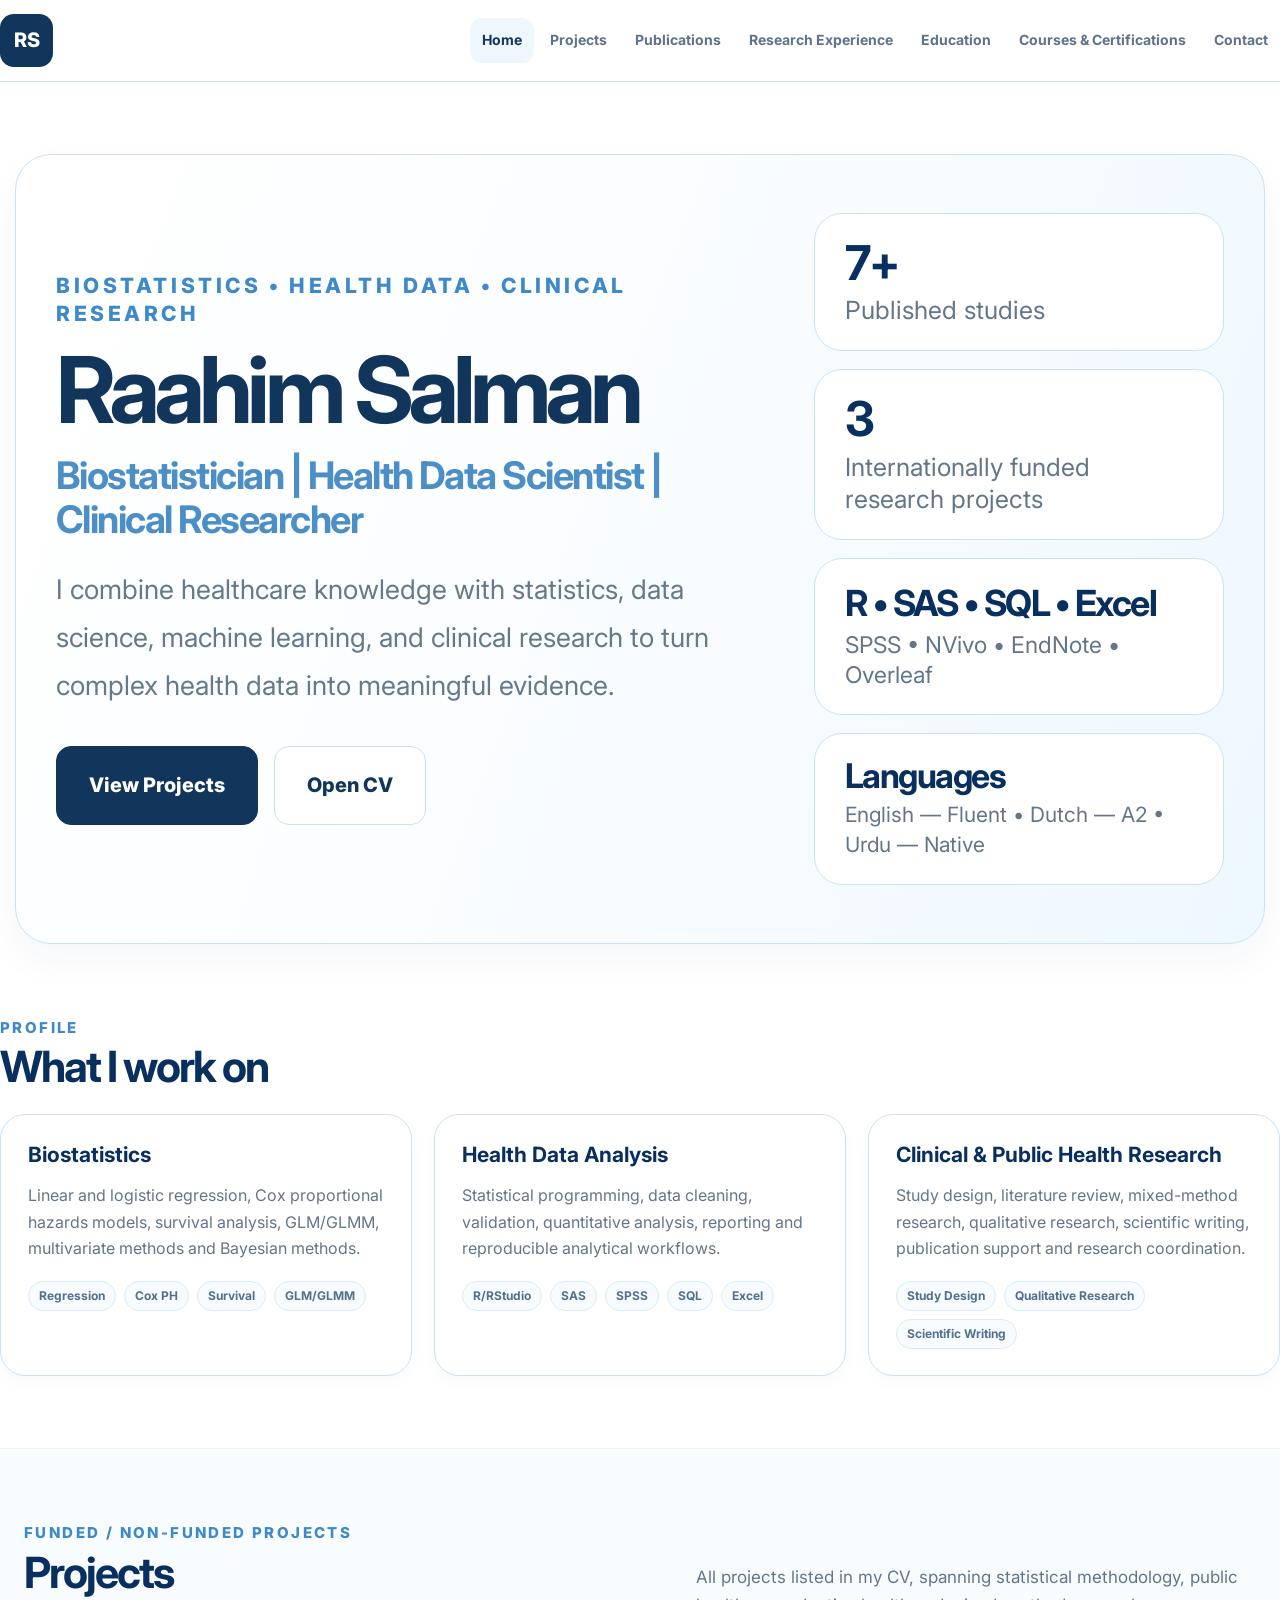
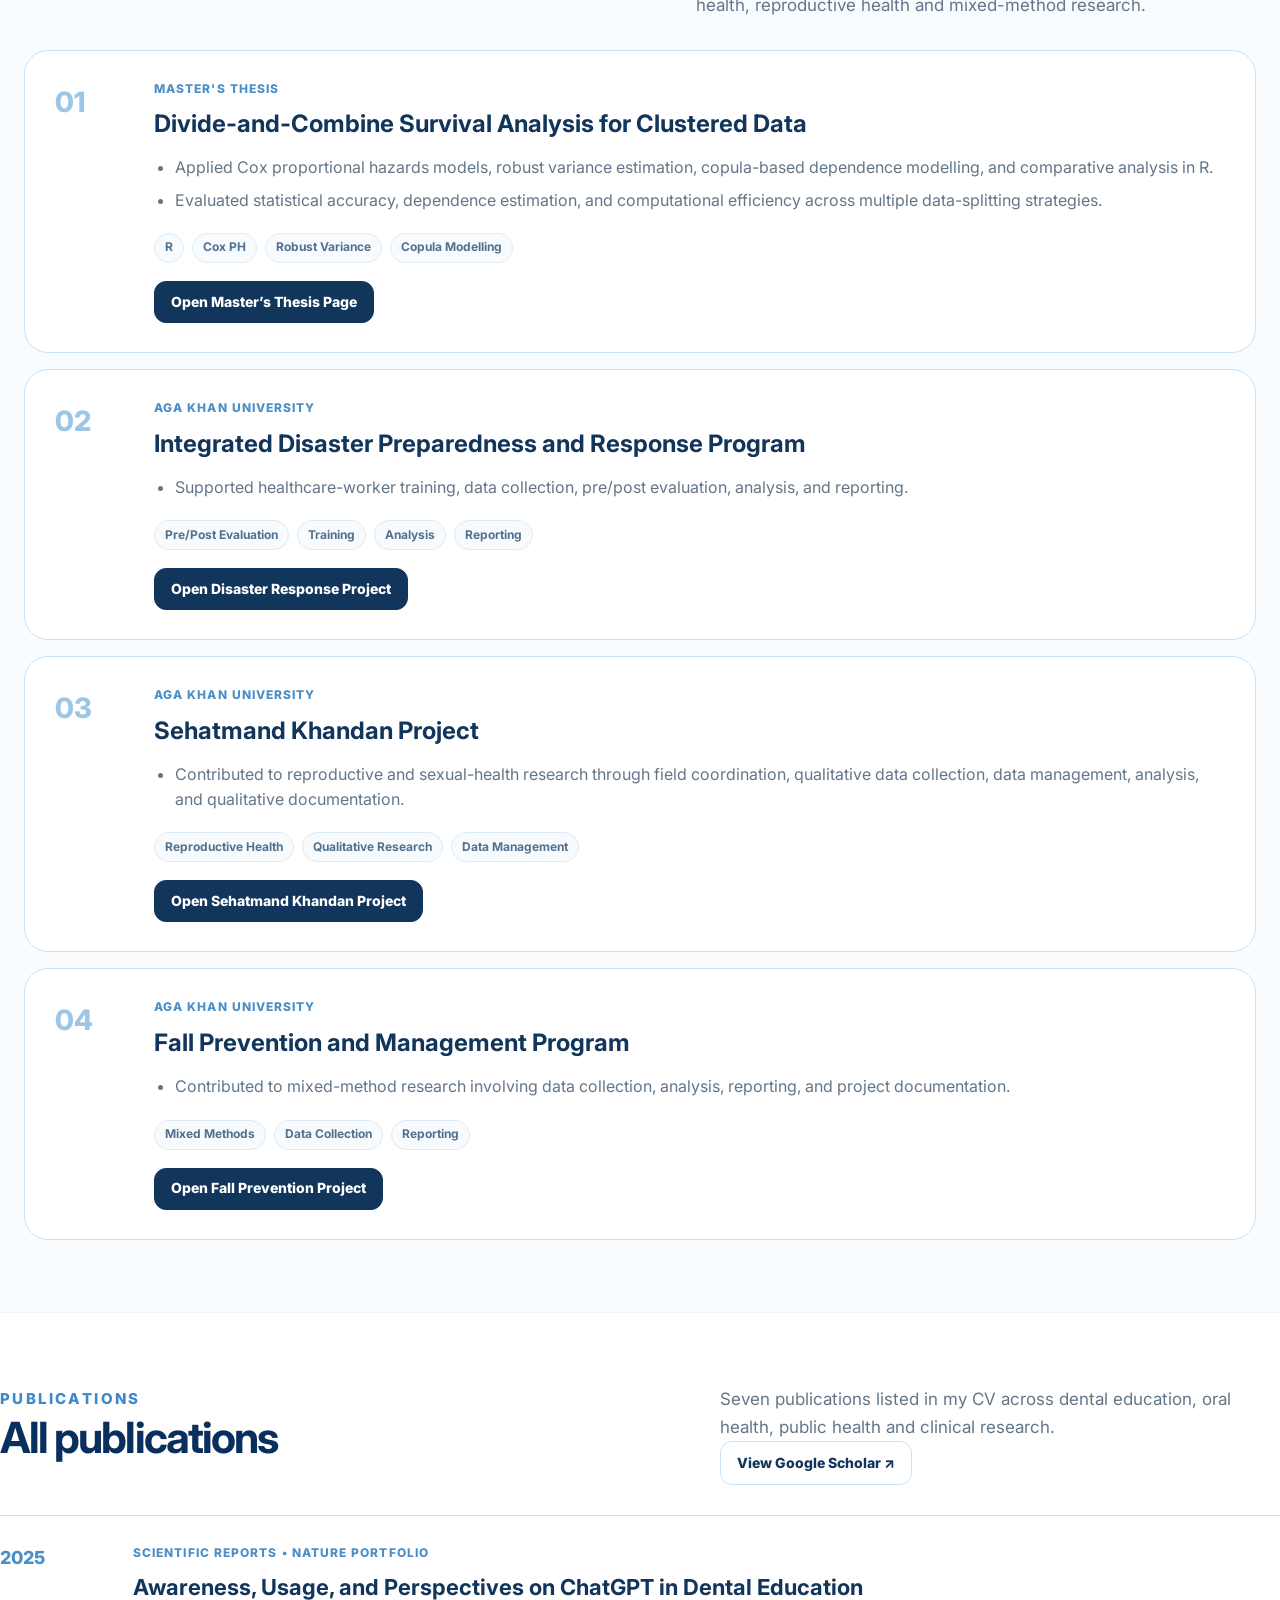
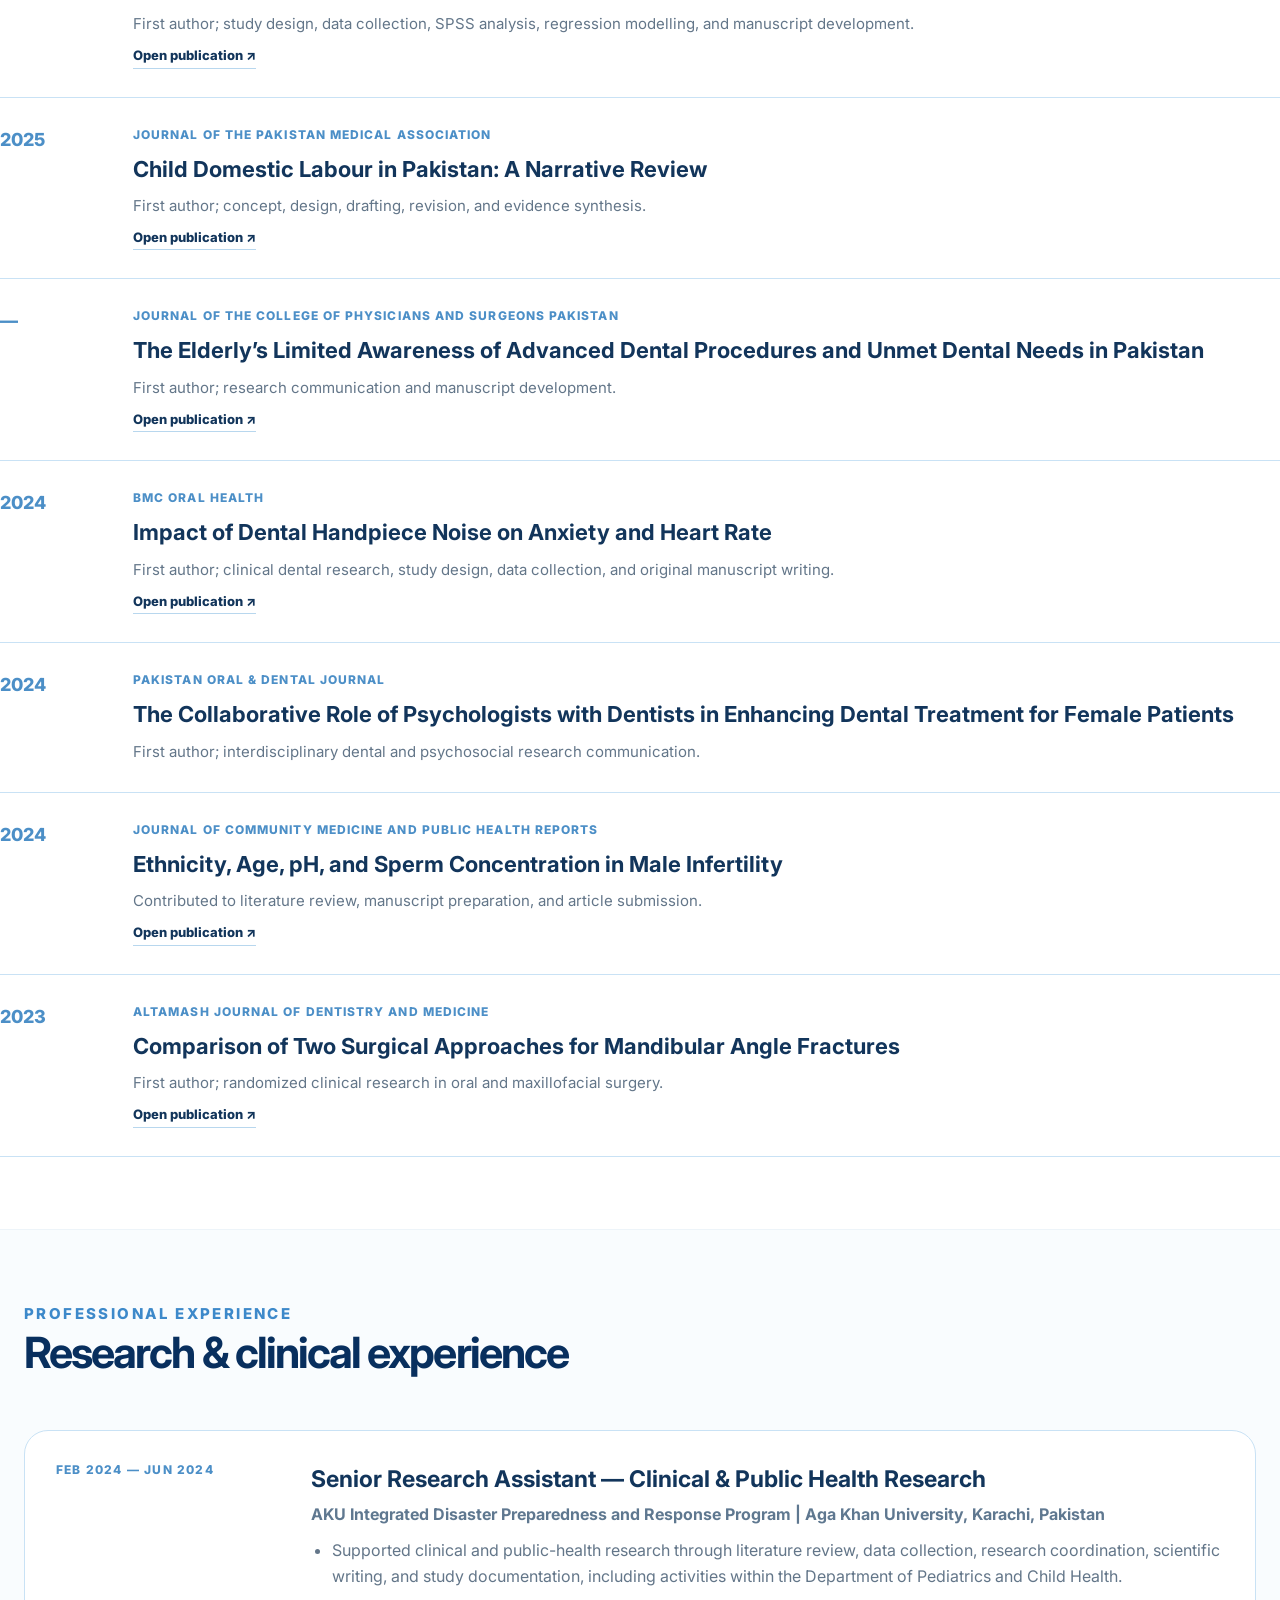
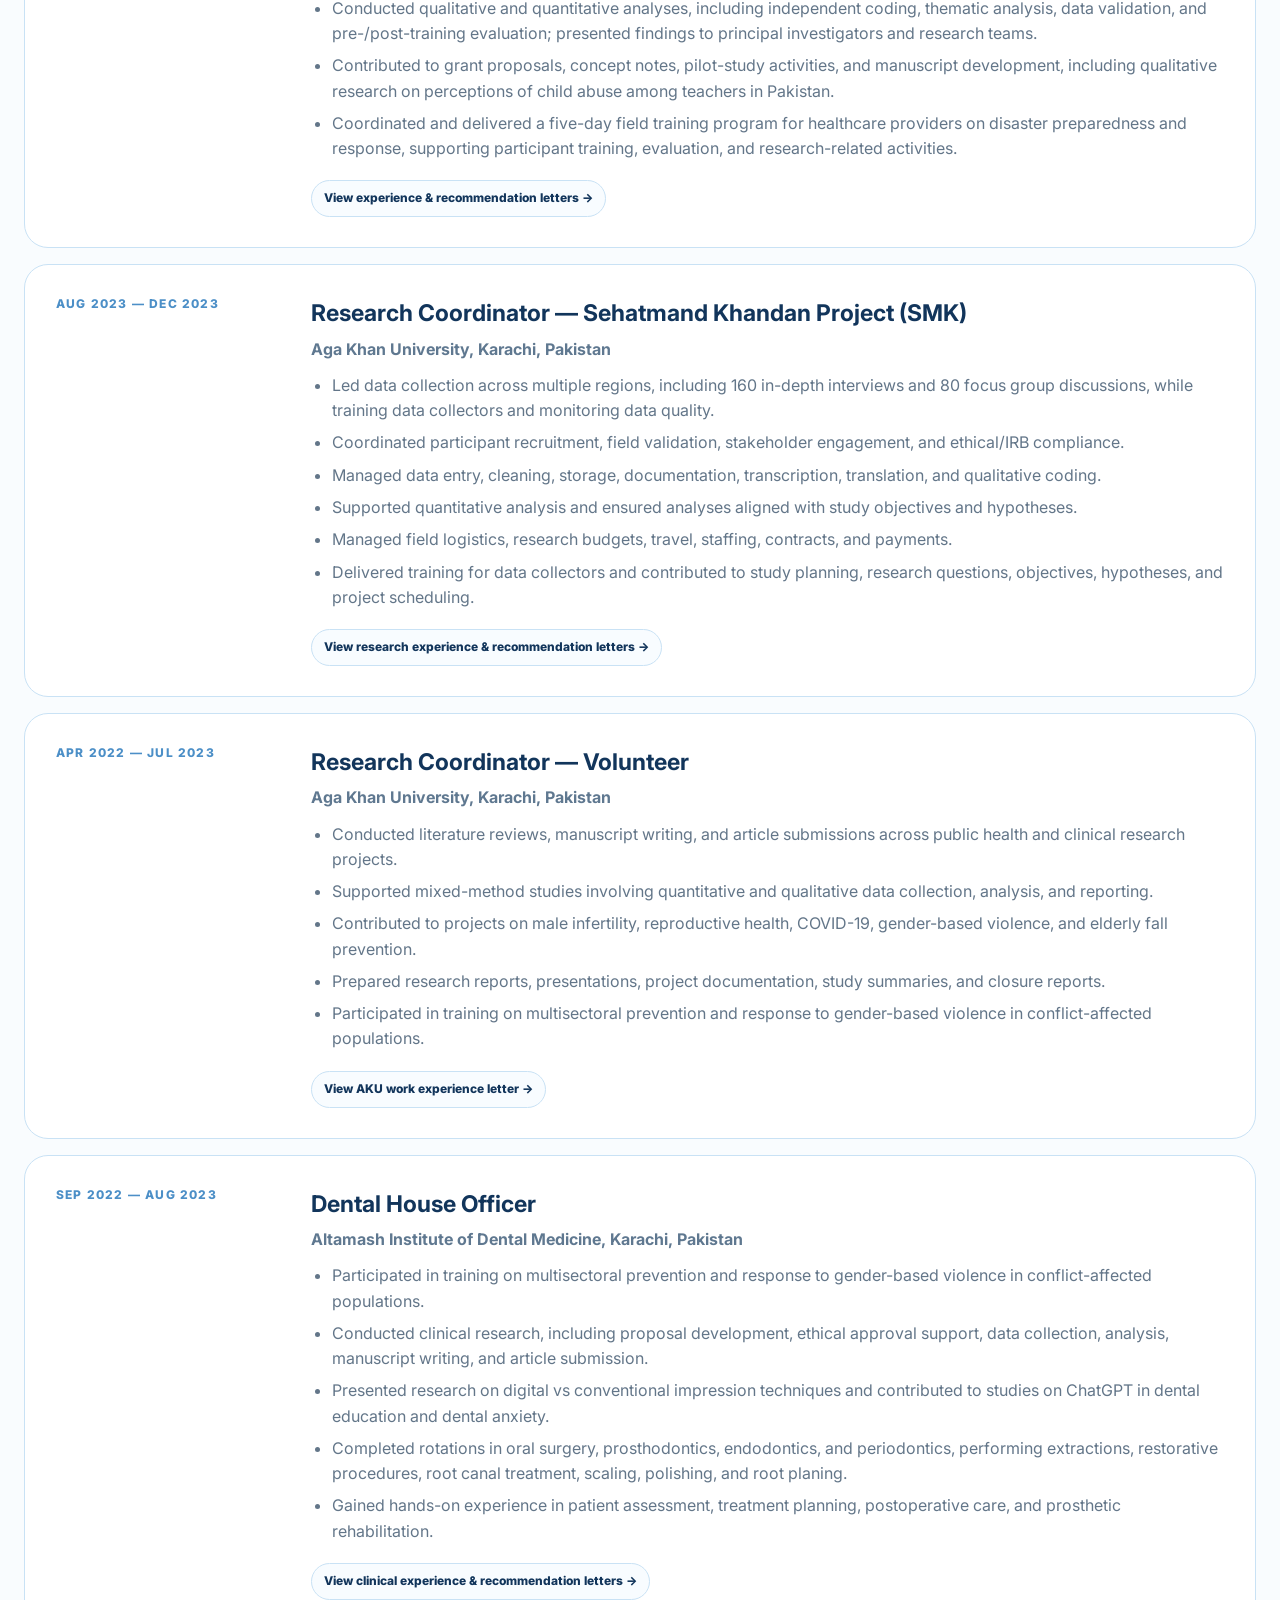
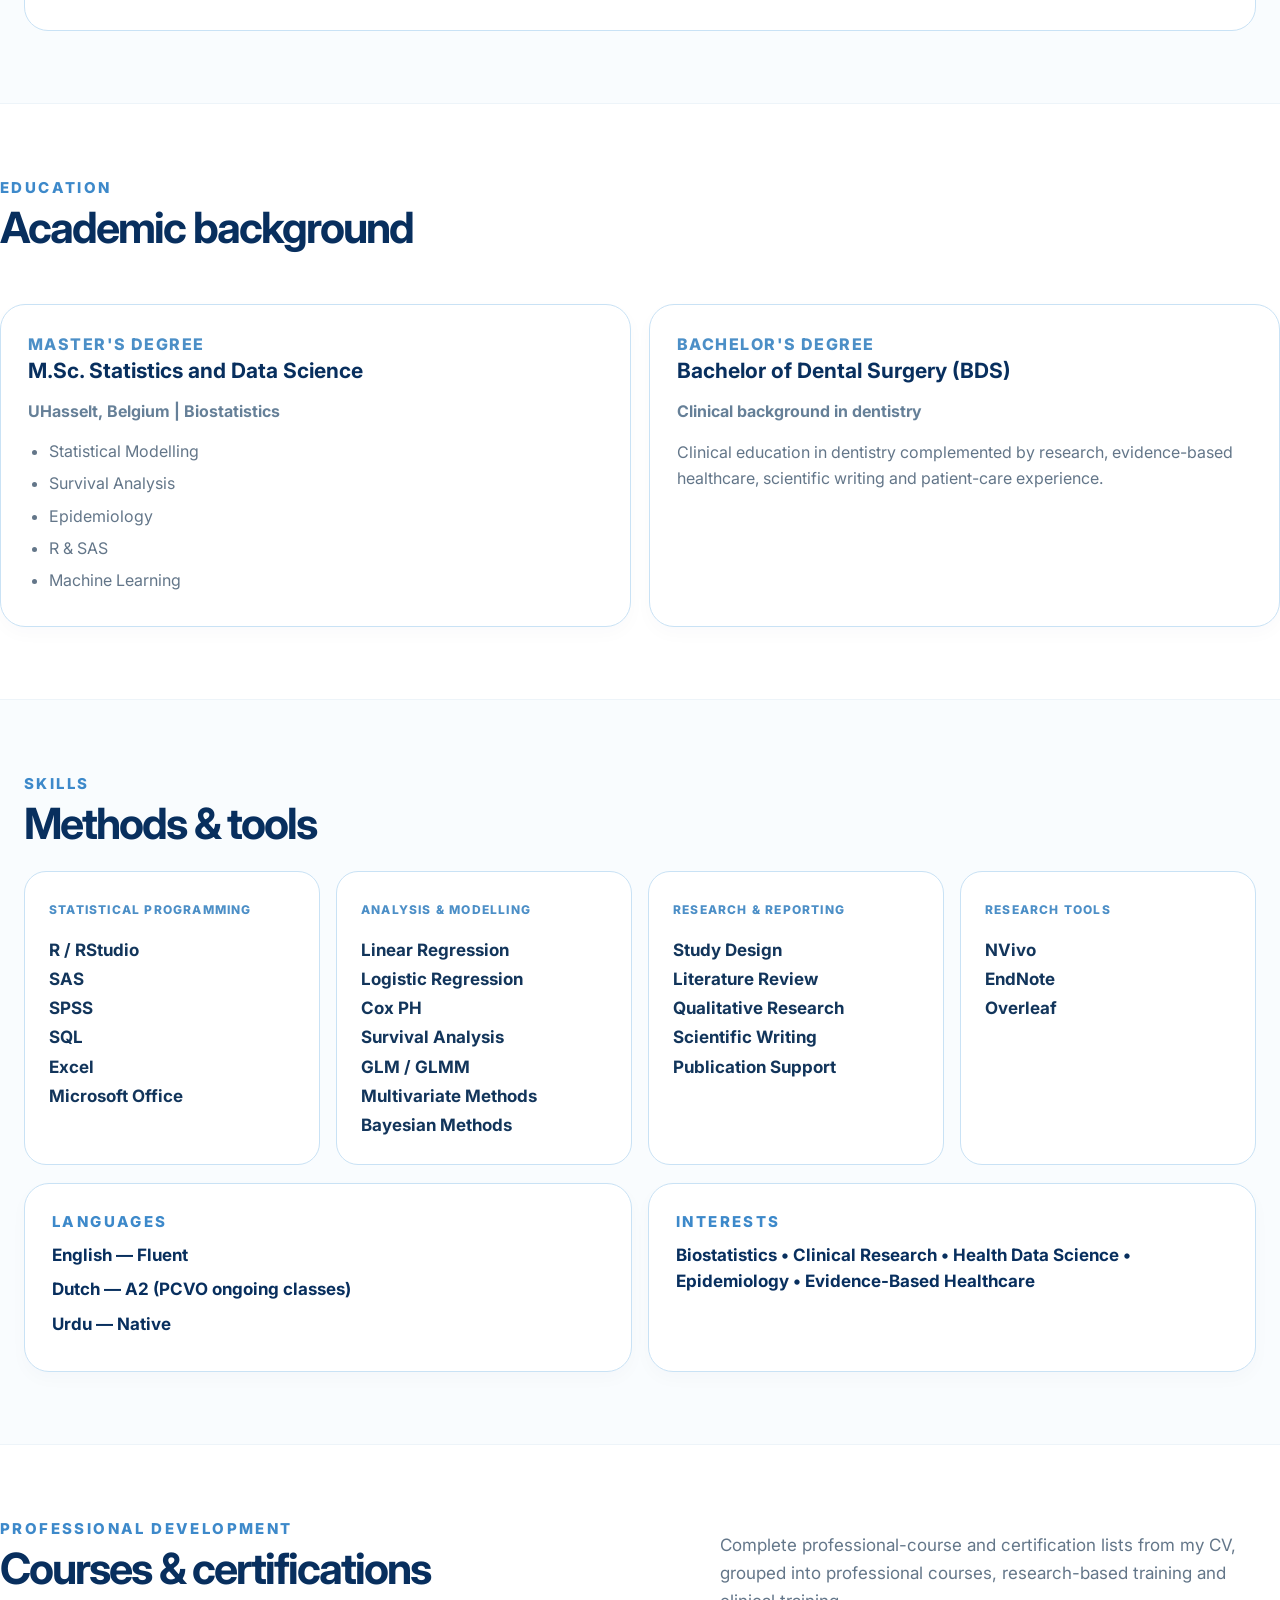
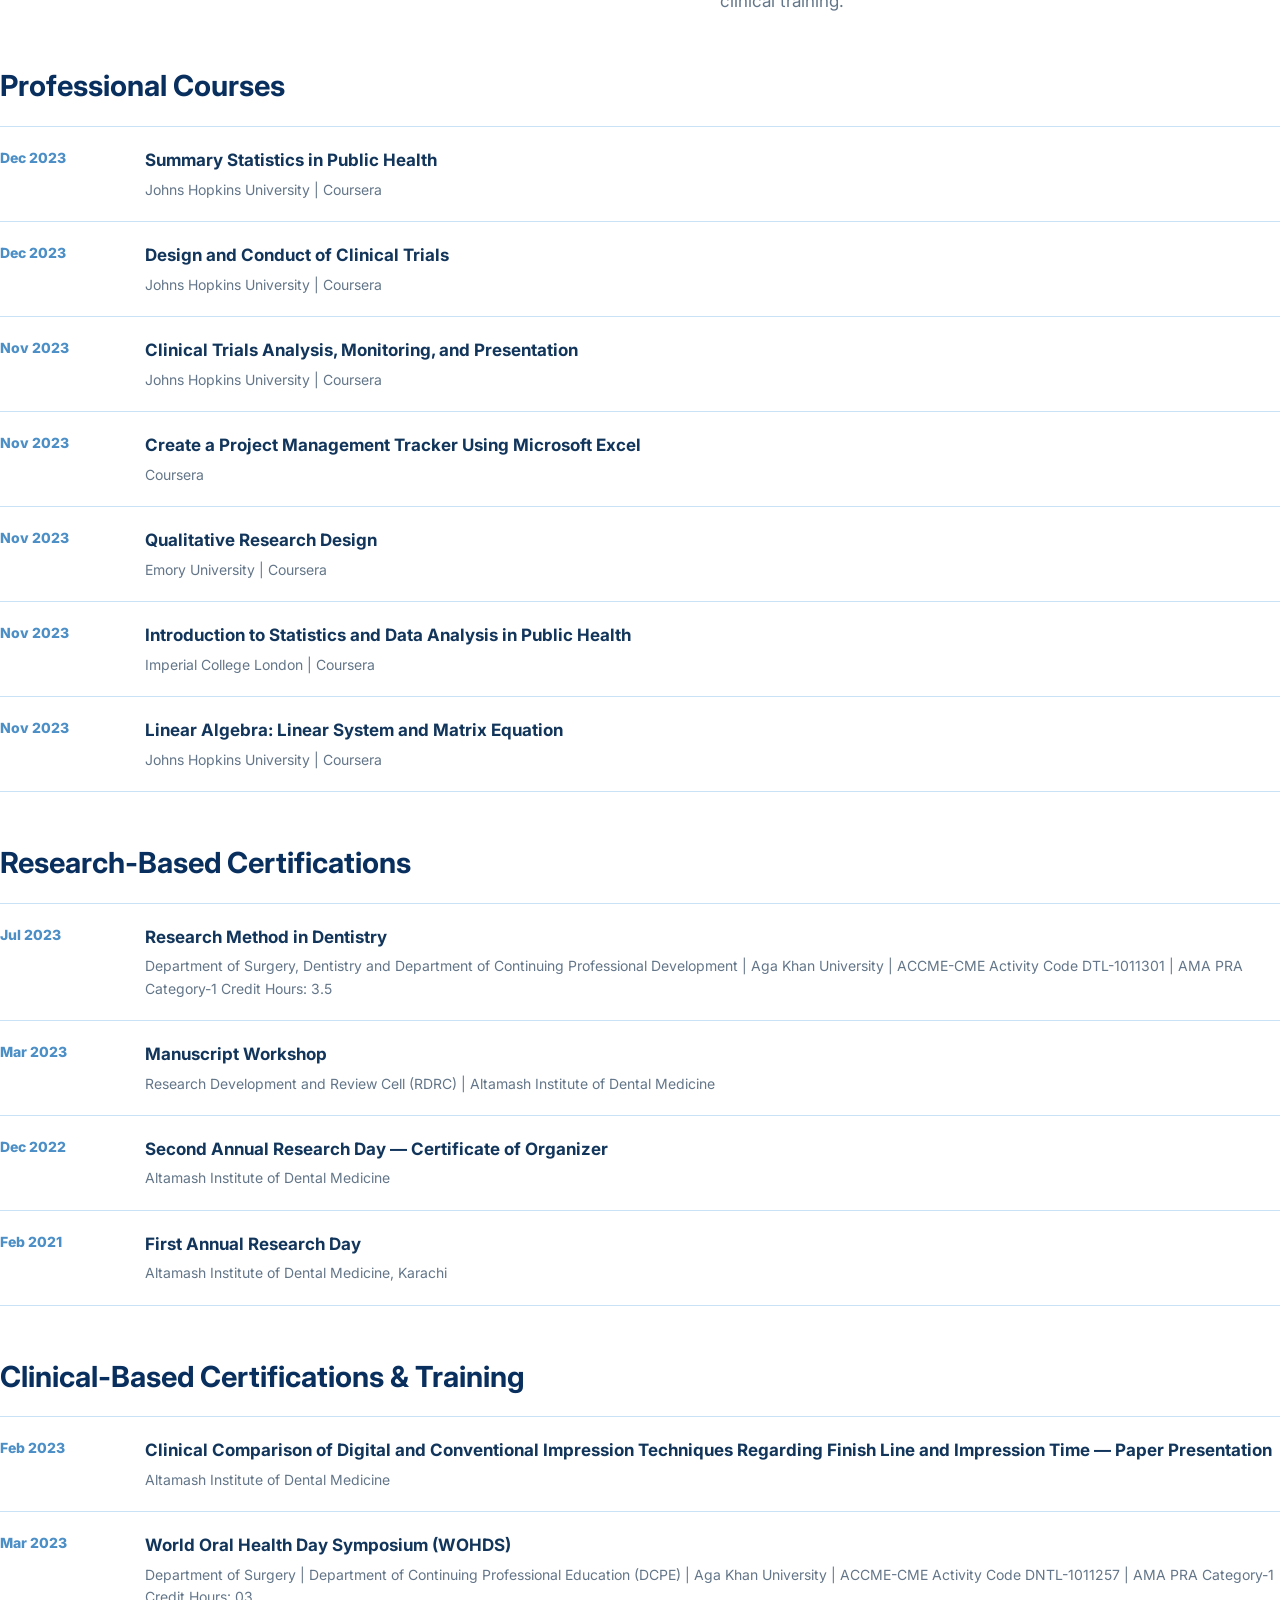
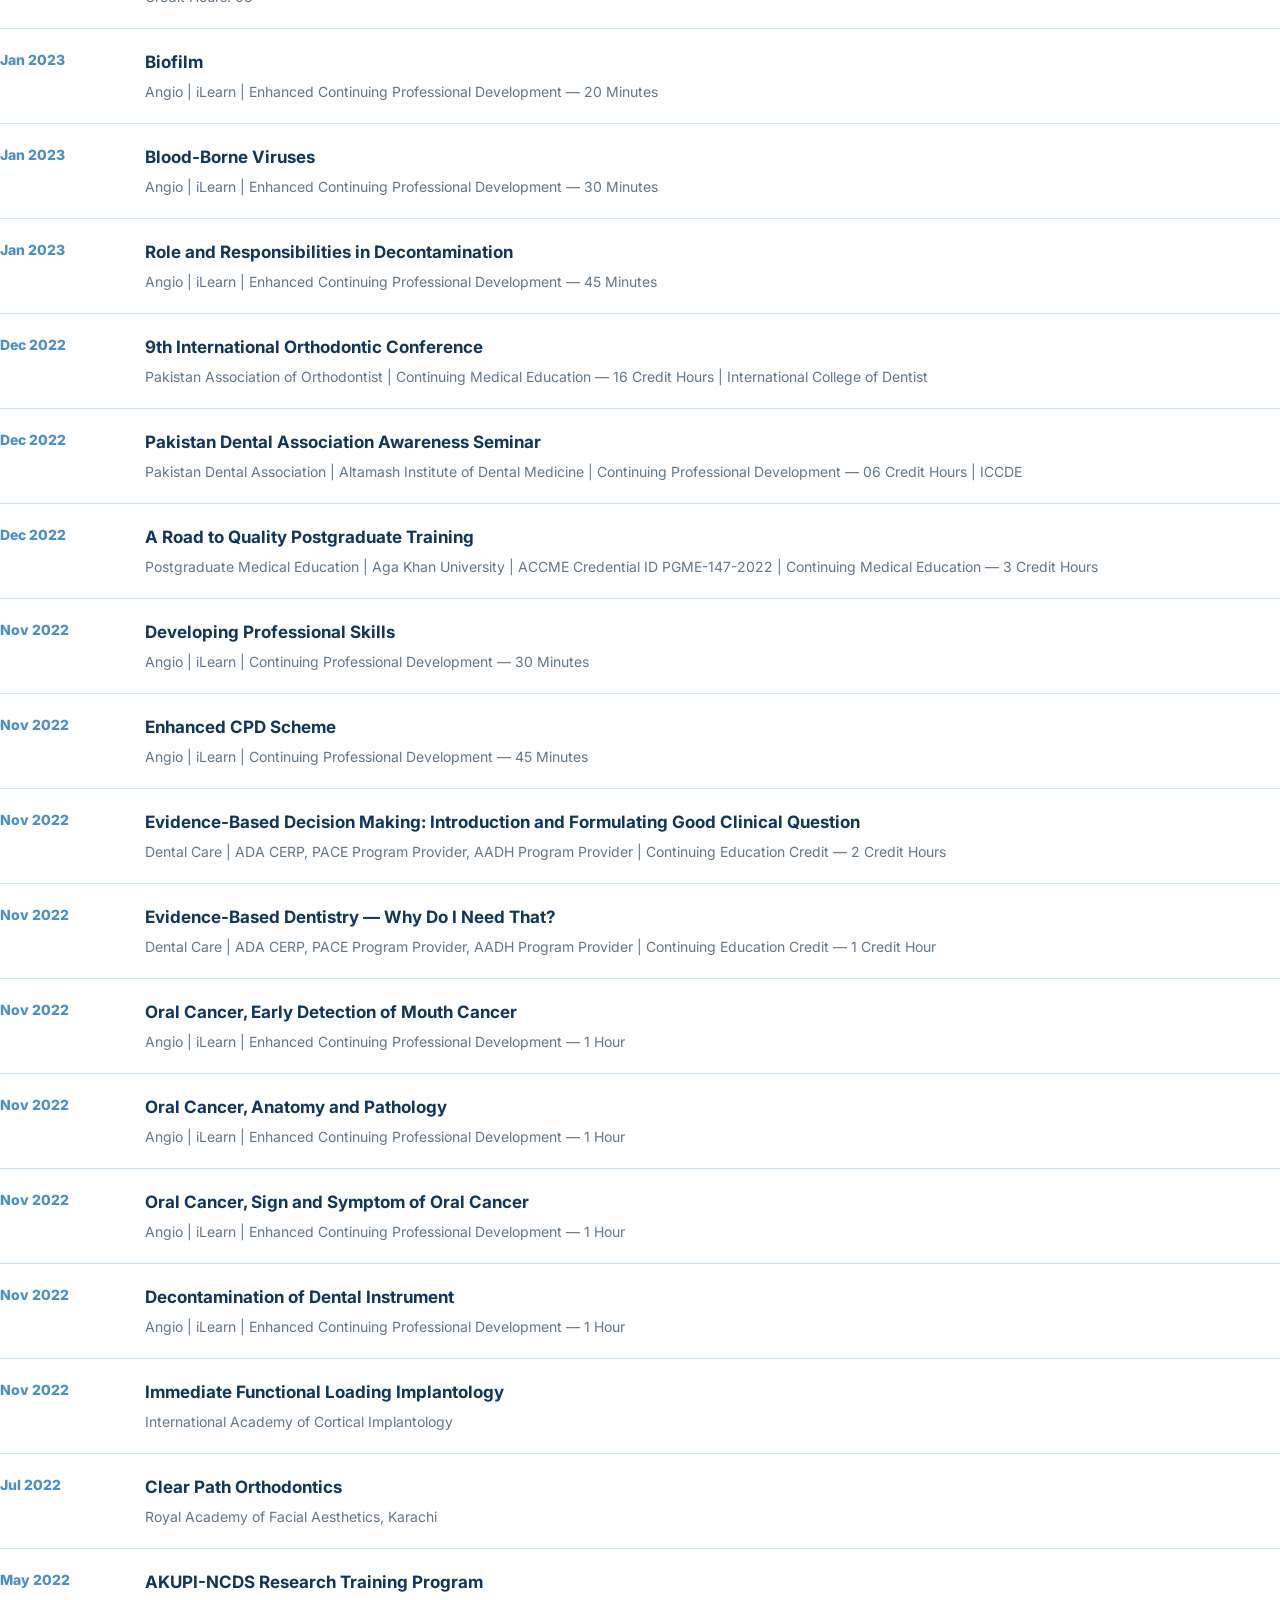
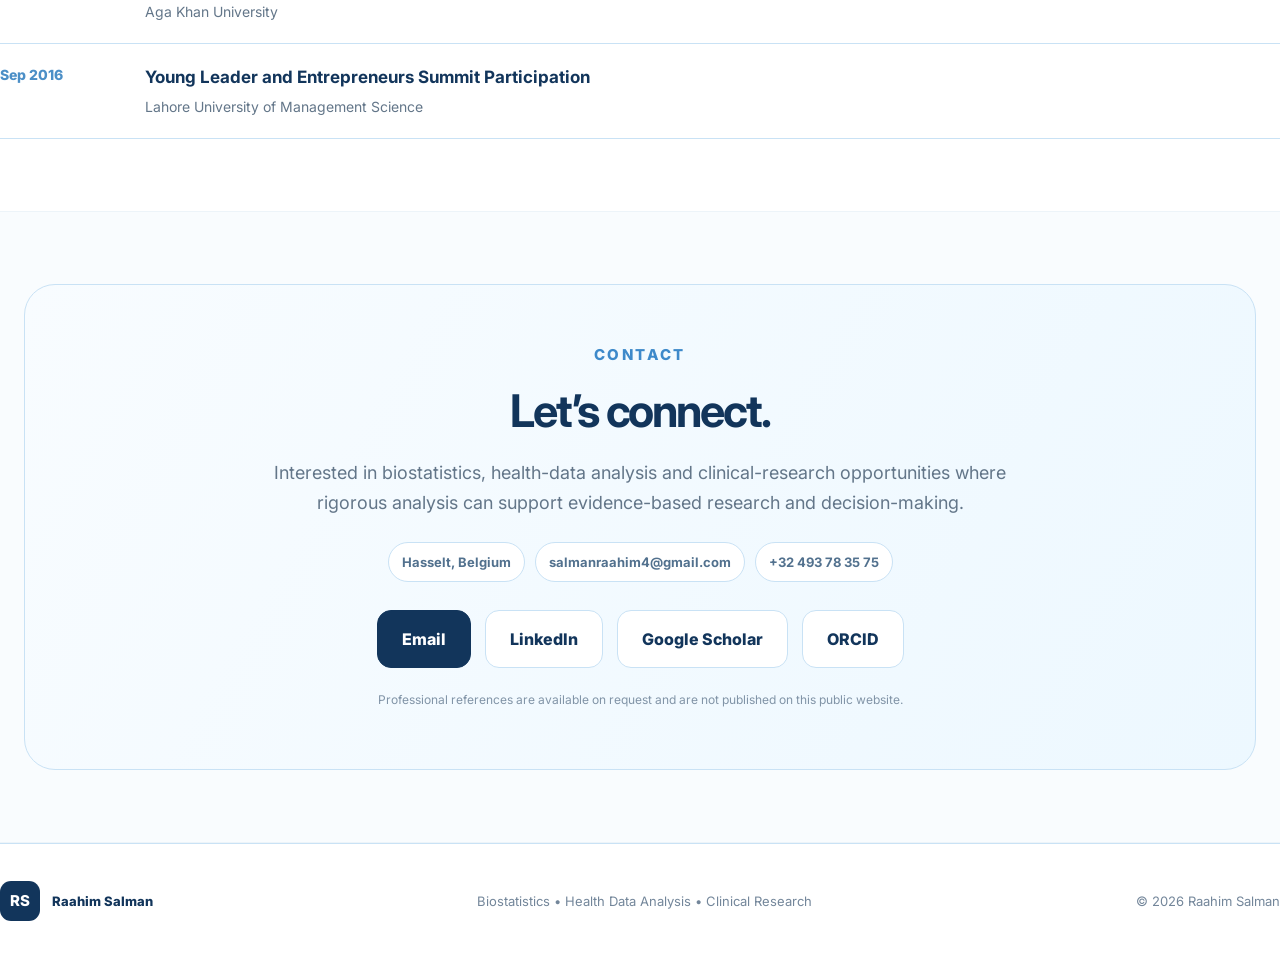
<file: index.html>
<!DOCTYPE html>
<html lang="en">
<head>
  <meta charset="UTF-8" />
  <meta name="viewport" content="width=device-width, initial-scale=1.0" />
  <meta name="description" content="Raahim Salman — Biostatistician, Health Data Analyst and Dentist. Portfolio covering biostatistics, clinical research, publications, projects and professional training." />
  <meta name="theme-color" content="#ffffff" />
  <title>Raahim Salman | Biostatistician</title>
  <link rel="preconnect" href="https://fonts.googleapis.com">
  <link rel="preconnect" href="https://fonts.gstatic.com" crossorigin>
  <link href="https://fonts.googleapis.com/css2?family=Inter:wght@400;500;600;700;800&display=swap" rel="stylesheet">
  <link rel="stylesheet" href="style.css" />

  <style>
    .publication-title-link{
      color:inherit;
      text-decoration:none;
      transition:color .18s ease;
    }
    .publication-title-link:hover{
      color:#3f86c2;
    }
    .publication-action{
      display:inline-flex;
      align-items:center;
      margin-top:9px;
      color:#12355b;
      font-size:13px;
      font-weight:800;
      text-decoration:none;
      border-bottom:1px solid #b8d7ee;
      padding-bottom:2px;
    }
    .publication-action:hover{
      color:#3f86c2;
      border-color:#3f86c2;
    }
    .scholar-button{
      display:inline-flex;
      align-items:center;
      justify-content:center;
      min-height:44px;
      padding:0 16px;
      border-radius:12px;
      border:1px solid #c9e2f5;
      background:#fff;
      color:#12355b;
      font-size:14px;
      font-weight:800;
      text-decoration:none;
      white-space:nowrap;
    }
    .scholar-button:hover{
      background:#f5fbff;
    }
  </style>


  <style>
    .experience-card-link{
      color:inherit;
      text-decoration:none;
      cursor:pointer;
      transition:transform .18s ease, box-shadow .18s ease, border-color .18s ease;
    }
    .experience-card-link:hover{
      transform:translateY(-2px);
      box-shadow:0 14px 28px rgba(18,53,91,.08);
      border-color:#a9d2ef;
    }
    .experience-card-link h3{transition:color .18s ease}
    .experience-card-link:hover h3{color:#3f86c2}
    .experience-doc-hint{
      display:inline-flex;
      align-items:center;
      margin-top:12px;
      padding:8px 12px;
      border-radius:999px;
      border:1px solid #c9e2f5;
      background:#f8fcff;
      color:#12355b;
      font-size:12px;
      font-weight:800;
    }
  </style>

</head>
<body>

<header class="site-header">
  <div class="nav-wrap">
    <a class="logo" href="#home" aria-label="Raahim Salman home">RS</a>
    <button class="menu-btn" aria-label="Open menu" aria-expanded="false">☰</button>
    <nav class="main-nav">
      <a class="active" href="#home">Home</a>
      <a href="#projects">Projects</a>
      <a href="#publications">Publications</a>
      <a href="#experience">Research Experience</a>
      <a href="#education">Education</a>
      <a href="#training">Courses & Certifications</a>
      <a href="#contact">Contact</a>
    </nav>
  </div>
</header>

<main>
  <!-- HOME -->
  <section class="hero-wrap" id="home">
    <div class="hero">
      <div class="hero-copy">
        <p class="eyebrow">BIOSTATISTICS • HEALTH DATA • CLINICAL RESEARCH</p>

        <h1>Raahim Salman</h1>

        <h2>Biostatistician | Health Data Scientist | Clinical Researcher</h2>

        <p class="hero-description">
          I combine healthcare knowledge with statistics, data science, machine learning,
          and clinical research to turn complex health data into meaningful evidence.
        </p>

        <div class="hero-actions">
          <a class="button button-primary" href="#projects">View Projects</a>
          <a class="button button-secondary" href="assets/Raahim_Salman_Biostatistics_CV.pdf" target="_blank" rel="noopener">Open CV</a>
        </div>
      </div>

      <div class="hero-stats" aria-label="Professional highlights">
        <article class="stat-card">
          <strong>7+</strong>
          <span>Published studies</span>
        </article>

        <article class="stat-card">
          <strong>3</strong>
          <span>Internationally funded research projects</span>
        </article>

        <article class="stat-card tools-card">
          <strong>R • SAS • SQL • Excel</strong>
          <span>SPSS • NVivo • EndNote • Overleaf</span>
        </article>

        <article class="stat-card languages-card">
          <strong>Languages</strong>
          <span>English — Fluent • Dutch — A2 • Urdu — Native</span>
        </article>
      </div>
    </div>
  </section>

  <!-- PROFILE -->
  <section class="section">
    <p class="section-kicker">PROFILE</p>
    <h2 class="section-title">What I work on</h2>

    <div class="three-card-grid">
      <article class="info-card">
        <h3>Biostatistics</h3>
        <p>Linear and logistic regression, Cox proportional hazards models, survival analysis, GLM/GLMM, multivariate methods and Bayesian methods.</p>
        <div class="tag-row"><span>Regression</span><span>Cox PH</span><span>Survival</span><span>GLM/GLMM</span></div>
      </article>

      <article class="info-card">
        <h3>Health Data Analysis</h3>
        <p>Statistical programming, data cleaning, validation, quantitative analysis, reporting and reproducible analytical workflows.</p>
        <div class="tag-row"><span>R/RStudio</span><span>SAS</span><span>SPSS</span><span>SQL</span><span>Excel</span></div>
      </article>

      <article class="info-card">
        <h3>Clinical & Public Health Research</h3>
        <p>Study design, literature review, mixed-method research, qualitative research, scientific writing, publication support and research coordination.</p>
        <div class="tag-row"><span>Study Design</span><span>Qualitative Research</span><span>Scientific Writing</span></div>
      </article>
    </div>
  </section>

  <!-- PROJECTS -->
  <section class="section section-soft" id="projects">
    <div class="section-top">
      <div>
        <p class="section-kicker">FUNDED / NON-FUNDED PROJECTS</p>
        <h2 class="section-title">Projects</h2>
      </div>
      <p class="section-intro">All projects listed in my CV, spanning statistical methodology, public health, reproductive health and mixed-method research.</p>
    </div>

    <div class="project-list">
      <article class="project-full project-clickable">
        <div class="project-number">01</div>
        <div>
          <p class="project-type">MASTER'S THESIS</p>
          <h3><a class="project-title-link" href="master-thesis.html">Divide-and-Combine Survival Analysis for Clustered Data</a></h3>
          <ul>
            <li>Applied Cox proportional hazards models, robust variance estimation, copula-based dependence modelling, and comparative analysis in R.</li>
            <li>Evaluated statistical accuracy, dependence estimation, and computational efficiency across multiple data-splitting strategies.</li>
          </ul>
          <div class="tag-row"><span>R</span><span>Cox PH</span><span>Robust Variance</span><span>Copula Modelling</span></div>
          <div class="project-actions">
            <a class="project-open-button" href="master-thesis.html">Open Master’s Thesis Page</a>
          </div>
        </div>
      </article>

      <article class="project-full project-clickable">
        <div class="project-number">02</div>
        <div>
          <p class="project-type">AGA KHAN UNIVERSITY</p>
          <h3><a class="project-title-link" href="disaster-response.html">Integrated Disaster Preparedness and Response Program</a></h3>
          <ul>
            <li>Supported healthcare-worker training, data collection, pre/post evaluation, analysis, and reporting.</li>
          </ul>
          <div class="tag-row"><span>Pre/Post Evaluation</span><span>Training</span><span>Analysis</span><span>Reporting</span></div>
          <div class="project-actions">
            <a class="project-open-button" href="disaster-response.html">Open Disaster Response Project</a>
          </div>
        </div>
      </article>

      <article class="project-full project-clickable">
        <div class="project-number">03</div>
        <div>
          <p class="project-type">AGA KHAN UNIVERSITY</p>
          <h3><a class="project-title-link" href="sehatmand-khandan.html">Sehatmand Khandan Project</a></h3>
          <ul>
            <li>Contributed to reproductive and sexual-health research through field coordination, qualitative data collection, data management, analysis, and qualitative documentation.</li>
          </ul>
          <div class="tag-row"><span>Reproductive Health</span><span>Qualitative Research</span><span>Data Management</span></div>
          <div class="project-actions">
            <a class="project-open-button" href="sehatmand-khandan.html">Open Sehatmand Khandan Project</a>
          </div>
        </div>
      </article>

      <article class="project-full project-clickable">
        <div class="project-number">04</div>
        <div>
          <p class="project-type">AGA KHAN UNIVERSITY</p>
          <h3><a class="project-title-link" href="fall-prevention.html">Fall Prevention and Management Program</a></h3>
          <ul>
            <li>Contributed to mixed-method research involving data collection, analysis, reporting, and project documentation.</li>
          </ul>
          <div class="tag-row"><span>Mixed Methods</span><span>Data Collection</span><span>Reporting</span></div>
          <div class="project-actions">
            <a class="project-open-button" href="fall-prevention.html">Open Fall Prevention Project</a>
          </div>
        </div>
      </article>
    </div>
  </section>

  <!-- PUBLICATIONS -->
  <section class="section" id="publications">
    <div class="section-top">
      <div>
        <p class="section-kicker">PUBLICATIONS</p>
        <h2 class="section-title">All publications</h2>
      </div>
      <div>
        <p class="section-intro">Seven publications listed in my CV across dental education, oral health, public health and clinical research.</p>
        <a class="scholar-button"
           href="https://scholar.google.com/citations?view_op=list_works&hl=en&hl=en&user=bESIrGAAAAAJ"
           target="_blank" rel="noopener">View Google Scholar ↗</a>
      </div>
    </div>

    <div class="publication-list">
      <article class="publication-row">
        <div class="pub-year">2025</div>
        <div>
          <p class="journal">Scientific Reports • Nature Portfolio</p>
          <h3><a class="publication-title-link" href="https://www.nature.com/articles/s41598-025-33704-1" target="_blank" rel="noopener">Awareness, Usage, and Perspectives on ChatGPT in Dental Education</a></h3>
          <p class="pub-detail">First author; study design, data collection, SPSS analysis, regression modelling, and manuscript development.</p>
          <a class="publication-action" href="https://www.nature.com/articles/s41598-025-33704-1" target="_blank" rel="noopener">Open publication ↗</a>
        </div>
      </article>

      <article class="publication-row">
        <div class="pub-year">2025</div>
        <div>
          <p class="journal">Journal of the Pakistan Medical Association</p>
          <h3><a class="publication-title-link" href="https://pubmed.ncbi.nlm.nih.gov/40269374/" target="_blank" rel="noopener">Child Domestic Labour in Pakistan: A Narrative Review</a></h3>
          <p class="pub-detail">First author; concept, design, drafting, revision, and evidence synthesis.</p>
          <a class="publication-action" href="https://pubmed.ncbi.nlm.nih.gov/40269374/" target="_blank" rel="noopener">Open publication ↗</a>
        </div>
      </article>

      <article class="publication-row">
        <div class="pub-year">—</div>
        <div>
          <p class="journal">Journal of the College of Physicians and Surgeons Pakistan</p>
          <h3><a class="publication-title-link" href="https://jcpsp.pk/article-detail/pthe-elderlyand39s-limited-awareness-of-advancedway-dental-procedures-hinders-access-to-treatment-resulting-in-persistent-pain-and-unmet-dental-needs-in-pakistanorp" target="_blank" rel="noopener">The Elderly’s Limited Awareness of Advanced Dental Procedures and Unmet Dental Needs in Pakistan</a></h3>
          <p class="pub-detail">First author; research communication and manuscript development.</p>
          <a class="publication-action" href="https://jcpsp.pk/article-detail/pthe-elderlyand39s-limited-awareness-of-advancedway-dental-procedures-hinders-access-to-treatment-resulting-in-persistent-pain-and-unmet-dental-needs-in-pakistanorp" target="_blank" rel="noopener">Open publication ↗</a>
        </div>
      </article>

      <article class="publication-row">
        <div class="pub-year">2024</div>
        <div>
          <p class="journal">BMC Oral Health</p>
          <h3><a class="publication-title-link" href="https://link.springer.com/article/10.1186/s12903-024-04017-y" target="_blank" rel="noopener">Impact of Dental Handpiece Noise on Anxiety and Heart Rate</a></h3>
          <p class="pub-detail">First author; clinical dental research, study design, data collection, and original manuscript writing.</p>
          <a class="publication-action" href="https://link.springer.com/article/10.1186/s12903-024-04017-y" target="_blank" rel="noopener">Open publication ↗</a>
        </div>
      </article>

      <article class="publication-row">
        <div class="pub-year">2024</div>
        <div>
          <p class="journal">Pakistan Oral & Dental Journal</p>
          <h3>The Collaborative Role of Psychologists with Dentists in Enhancing Dental Treatment for Female Patients</h3>
          <p class="pub-detail">First author; interdisciplinary dental and psychosocial research communication.</p>
        </div>
      </article>

      <article class="publication-row">
        <div class="pub-year">2024</div>
        <div>
          <p class="journal">Journal of Community Medicine and Public Health Reports</p>
          <h3><a class="publication-title-link" href="https://www.acquaintpublications.com/article/exploring_the_relationship_between_ethnicity_age_ph_and_sperm_concentration_in_male_infertility" target="_blank" rel="noopener">Ethnicity, Age, pH, and Sperm Concentration in Male Infertility</a></h3>
          <p class="pub-detail">Contributed to literature review, manuscript preparation, and article submission.</p>
          <a class="publication-action" href="https://www.acquaintpublications.com/article/exploring_the_relationship_between_ethnicity_age_ph_and_sperm_concentration_in_male_infertility" target="_blank" rel="noopener">Open publication ↗</a>
        </div>
      </article>

      <article class="publication-row">
        <div class="pub-year">2023</div>
        <div>
          <p class="journal">Altamash Journal of Dentistry and Medicine</p>
          <h3><a class="publication-title-link" href="https://ajdm.altamash.edu.pk/index.php/ojs3/article/view/33/23" target="_blank" rel="noopener">Comparison of Two Surgical Approaches for Mandibular Angle Fractures</a></h3>
          <p class="pub-detail">First author; randomized clinical research in oral and maxillofacial surgery.</p>
          <a class="publication-action" href="https://ajdm.altamash.edu.pk/index.php/ojs3/article/view/33/23" target="_blank" rel="noopener">Open publication ↗</a>
        </div>
      </article>
    </div>
  </section>

  <!-- EXPERIENCE -->
  <section class="section section-soft" id="experience">
    <div class="section-top">
      <div>
        <p class="section-kicker">PROFESSIONAL EXPERIENCE</p>
        <h2 class="section-title">Research & clinical experience</h2>
      </div>
    </div>

    <div class="experience-list">
      <a class="experience-card experience-card-link" href="senior-research-assistant.html" aria-label="Open Senior Research Assistant experience documents">
        <div class="experience-label">FEB 2024 — JUN 2024</div>
        <div>
          <h3>Senior Research Assistant — Clinical & Public Health Research</h3>
          <h4>AKU Integrated Disaster Preparedness and Response Program | Aga Khan University, Karachi, Pakistan</h4>
          <ul>
            <li>Supported clinical and public-health research through literature review, data collection, research coordination, scientific writing, and study documentation, including activities within the Department of Pediatrics and Child Health.</li>
            <li>Conducted qualitative and quantitative analyses, including independent coding, thematic analysis, data validation, and pre-/post-training evaluation; presented findings to principal investigators and research teams.</li>
            <li>Contributed to grant proposals, concept notes, pilot-study activities, and manuscript development, including qualitative research on perceptions of child abuse among teachers in Pakistan.</li>
            <li>Coordinated and delivered a five-day field training program for healthcare providers on disaster preparedness and response, supporting participant training, evaluation, and research-related activities.</li>
          </ul>
          <span class="experience-doc-hint">View experience & recommendation letters →</span>
        </div>
      </a>

      <a class="experience-card experience-card-link" href="research-coordinator-smk.html" aria-label="Open Research Coordinator SMK experience documents">
        <div class="experience-label">AUG 2023 — DEC 2023</div>
        <div>
          <h3>Research Coordinator — Sehatmand Khandan Project (SMK)</h3>
          <h4>Aga Khan University, Karachi, Pakistan</h4>
          <ul>
            <li>Led data collection across multiple regions, including 160 in-depth interviews and 80 focus group discussions, while training data collectors and monitoring data quality.</li>
            <li>Coordinated participant recruitment, field validation, stakeholder engagement, and ethical/IRB compliance.</li>
            <li>Managed data entry, cleaning, storage, documentation, transcription, translation, and qualitative coding.</li>
            <li>Supported quantitative analysis and ensured analyses aligned with study objectives and hypotheses.</li>
            <li>Managed field logistics, research budgets, travel, staffing, contracts, and payments.</li>
            <li>Delivered training for data collectors and contributed to study planning, research questions, objectives, hypotheses, and project scheduling.</li>
          </ul>
          <span class="experience-doc-hint">View research experience & recommendation letters →</span>
        </div>
      </a>

      <a class="experience-card experience-card-link" href="research-coordinator-volunteer.html" aria-label="Open Research Coordinator Volunteer experience document">
        <div class="experience-label">APR 2022 — JUL 2023</div>
        <div>
          <h3>Research Coordinator — Volunteer</h3>
          <h4>Aga Khan University, Karachi, Pakistan</h4>
          <ul>
            <li>Conducted literature reviews, manuscript writing, and article submissions across public health and clinical research projects.</li>
            <li>Supported mixed-method studies involving quantitative and qualitative data collection, analysis, and reporting.</li>
            <li>Contributed to projects on male infertility, reproductive health, COVID-19, gender-based violence, and elderly fall prevention.</li>
            <li>Prepared research reports, presentations, project documentation, study summaries, and closure reports.</li>
            <li>Participated in training on multisectoral prevention and response to gender-based violence in conflict-affected populations.</li>
          </ul>
          <span class="experience-doc-hint">View AKU work experience letter →</span>
        </div>
      </a>

      <a class="experience-card experience-card-link" href="dental-house-officer.html" aria-label="Open Dental House Officer clinical experience documents">
        <div class="experience-label">SEP 2022 — AUG 2023</div>
        <div>
          <h3>Dental House Officer</h3>
          <h4>Altamash Institute of Dental Medicine, Karachi, Pakistan</h4>
          <ul>
            <li>Participated in training on multisectoral prevention and response to gender-based violence in conflict-affected populations.</li>
            <li>Conducted clinical research, including proposal development, ethical approval support, data collection, analysis, manuscript writing, and article submission.</li>
            <li>Presented research on digital vs conventional impression techniques and contributed to studies on ChatGPT in dental education and dental anxiety.</li>
            <li>Completed rotations in oral surgery, prosthodontics, endodontics, and periodontics, performing extractions, restorative procedures, root canal treatment, scaling, polishing, and root planing.</li>
            <li>Gained hands-on experience in patient assessment, treatment planning, postoperative care, and prosthetic rehabilitation.</li>
          </ul>
          <span class="experience-doc-hint">View clinical experience & recommendation letters →</span>
        </div>
      </a>
    </div>
  </section>

  <!-- EDUCATION -->
  <section class="section" id="education">
    <div class="section-top">
      <div>
        <p class="section-kicker">EDUCATION</p>
        <h2 class="section-title">Academic background</h2>
      </div>
    </div>

    <div class="education-grid">
      <article class="education-card">
        <p class="education-type">MASTER'S DEGREE</p>
        <h3>M.Sc. Statistics and Data Science</h3>
        <h4>UHasselt, Belgium | Biostatistics</h4>
        <ul>
          <li>Statistical Modelling</li>
          <li>Survival Analysis</li>
          <li>Epidemiology</li>
          <li>R & SAS</li>
          <li>Machine Learning</li>
        </ul>
      </article>

      <article class="education-card">
        <p class="education-type">BACHELOR'S DEGREE</p>
        <h3>Bachelor of Dental Surgery (BDS)</h3>
        <h4>Clinical background in dentistry</h4>
        <p>Clinical education in dentistry complemented by research, evidence-based healthcare, scientific writing and patient-care experience.</p>
      </article>
    </div>
  </section>

  <!-- SKILLS -->
  <section class="section section-soft" id="skills">
    <p class="section-kicker">SKILLS</p>
    <h2 class="section-title">Methods & tools</h2>

    <div class="skills-grid">
      <article>
        <span>Statistical Programming</span>
        <h3>R / RStudio<br>SAS<br>SPSS<br>SQL<br>Excel<br>Microsoft Office</h3>
      </article>
      <article>
        <span>Analysis & Modelling</span>
        <h3>Linear Regression<br>Logistic Regression<br>Cox PH<br>Survival Analysis<br>GLM / GLMM<br>Multivariate Methods<br>Bayesian Methods</h3>
      </article>
      <article>
        <span>Research & Reporting</span>
        <h3>Study Design<br>Literature Review<br>Qualitative Research<br>Scientific Writing<br>Publication Support</h3>
      </article>
      <article>
        <span>Research Tools</span>
        <h3>NVivo<br>EndNote<br>Overleaf</h3>
      </article>
    </div>

    <div class="language-interest-grid">
      <article class="compact-card">
        <p class="section-kicker">LANGUAGES</p>
        <h3>English — Fluent</h3>
        <h3>Dutch — A2 (PCVO ongoing classes)</h3>
        <h3>Urdu — Native</h3>
      </article>

      <article class="compact-card">
        <p class="section-kicker">INTERESTS</p>
        <h3>Biostatistics • Clinical Research • Health Data Science • Epidemiology • Evidence-Based Healthcare</h3>
      </article>
    </div>
  </section>

  <!-- PROFESSIONAL COURSES + CERTIFICATIONS -->
  <section class="section" id="training">
    <div class="section-top">
      <div>
        <p class="section-kicker">PROFESSIONAL DEVELOPMENT</p>
        <h2 class="section-title">Courses & certifications</h2>
      </div>
      <p class="section-intro">Complete professional-course and certification lists from my CV, grouped into professional courses, research-based training and clinical training.</p>
    </div>

    <h3 class="subsection-title">Professional Courses</h3>
    <div class="course-list">
      <article class="course-item"><div>Dec 2023</div><div><h4>Summary Statistics in Public Health</h4><p>Johns Hopkins University | Coursera</p></div></article>
      <article class="course-item"><div>Dec 2023</div><div><h4>Design and Conduct of Clinical Trials</h4><p>Johns Hopkins University | Coursera</p></div></article>
      <article class="course-item"><div>Nov 2023</div><div><h4>Clinical Trials Analysis, Monitoring, and Presentation</h4><p>Johns Hopkins University | Coursera</p></div></article>
      <article class="course-item"><div>Nov 2023</div><div><h4>Create a Project Management Tracker Using Microsoft Excel</h4><p>Coursera</p></div></article>
      <article class="course-item"><div>Nov 2023</div><div><h4>Qualitative Research Design</h4><p>Emory University | Coursera</p></div></article>
      <article class="course-item"><div>Nov 2023</div><div><h4>Introduction to Statistics and Data Analysis in Public Health</h4><p>Imperial College London | Coursera</p></div></article>
      <article class="course-item"><div>Nov 2023</div><div><h4>Linear Algebra: Linear System and Matrix Equation</h4><p>Johns Hopkins University | Coursera</p></div></article>
    </div>

    <h3 class="subsection-title">Research-Based Certifications</h3>
    <div class="course-list">
      <article class="course-item"><div>Jul 2023</div><div><h4>Research Method in Dentistry</h4><p>Department of Surgery, Dentistry and Department of Continuing Professional Development | Aga Khan University | ACCME-CME Activity Code DTL-1011301 | AMA PRA Category-1 Credit Hours: 3.5</p></div></article>
      <article class="course-item"><div>Mar 2023</div><div><h4>Manuscript Workshop</h4><p>Research Development and Review Cell (RDRC) | Altamash Institute of Dental Medicine</p></div></article>
      <article class="course-item"><div>Dec 2022</div><div><h4>Second Annual Research Day — Certificate of Organizer</h4><p>Altamash Institute of Dental Medicine</p></div></article>
      <article class="course-item"><div>Feb 2021</div><div><h4>First Annual Research Day</h4><p>Altamash Institute of Dental Medicine, Karachi</p></div></article>
    </div>

    <h3 class="subsection-title">Clinical-Based Certifications & Training</h3>
    <div class="course-list">
      <article class="course-item"><div>Feb 2023</div><div><h4>Clinical Comparison of Digital and Conventional Impression Techniques Regarding Finish Line and Impression Time — Paper Presentation</h4><p>Altamash Institute of Dental Medicine</p></div></article>
      <article class="course-item"><div>Mar 2023</div><div><h4>World Oral Health Day Symposium (WOHDS)</h4><p>Department of Surgery | Department of Continuing Professional Education (DCPE) | Aga Khan University | ACCME-CME Activity Code DNTL-1011257 | AMA PRA Category-1 Credit Hours: 03</p></div></article>
      <article class="course-item"><div>Jan 2023</div><div><h4>Biofilm</h4><p>Angio | iLearn | Enhanced Continuing Professional Development — 20 Minutes</p></div></article>
      <article class="course-item"><div>Jan 2023</div><div><h4>Blood-Borne Viruses</h4><p>Angio | iLearn | Enhanced Continuing Professional Development — 30 Minutes</p></div></article>
      <article class="course-item"><div>Jan 2023</div><div><h4>Role and Responsibilities in Decontamination</h4><p>Angio | iLearn | Enhanced Continuing Professional Development — 45 Minutes</p></div></article>
      <article class="course-item"><div>Dec 2022</div><div><h4>9th International Orthodontic Conference</h4><p>Pakistan Association of Orthodontist | Continuing Medical Education — 16 Credit Hours | International College of Dentist</p></div></article>
      <article class="course-item"><div>Dec 2022</div><div><h4>Pakistan Dental Association Awareness Seminar</h4><p>Pakistan Dental Association | Altamash Institute of Dental Medicine | Continuing Professional Development — 06 Credit Hours | ICCDE</p></div></article>
      <article class="course-item"><div>Dec 2022</div><div><h4>A Road to Quality Postgraduate Training</h4><p>Postgraduate Medical Education | Aga Khan University | ACCME Credential ID PGME-147-2022 | Continuing Medical Education — 3 Credit Hours</p></div></article>
      <article class="course-item"><div>Nov 2022</div><div><h4>Developing Professional Skills</h4><p>Angio | iLearn | Continuing Professional Development — 30 Minutes</p></div></article>
      <article class="course-item"><div>Nov 2022</div><div><h4>Enhanced CPD Scheme</h4><p>Angio | iLearn | Continuing Professional Development — 45 Minutes</p></div></article>
      <article class="course-item"><div>Nov 2022</div><div><h4>Evidence-Based Decision Making: Introduction and Formulating Good Clinical Question</h4><p>Dental Care | ADA CERP, PACE Program Provider, AADH Program Provider | Continuing Education Credit — 2 Credit Hours</p></div></article>
      <article class="course-item"><div>Nov 2022</div><div><h4>Evidence-Based Dentistry — Why Do I Need That?</h4><p>Dental Care | ADA CERP, PACE Program Provider, AADH Program Provider | Continuing Education Credit — 1 Credit Hour</p></div></article>
      <article class="course-item"><div>Nov 2022</div><div><h4>Oral Cancer, Early Detection of Mouth Cancer</h4><p>Angio | iLearn | Enhanced Continuing Professional Development — 1 Hour</p></div></article>
      <article class="course-item"><div>Nov 2022</div><div><h4>Oral Cancer, Anatomy and Pathology</h4><p>Angio | iLearn | Enhanced Continuing Professional Development — 1 Hour</p></div></article>
      <article class="course-item"><div>Nov 2022</div><div><h4>Oral Cancer, Sign and Symptom of Oral Cancer</h4><p>Angio | iLearn | Enhanced Continuing Professional Development — 1 Hour</p></div></article>
      <article class="course-item"><div>Nov 2022</div><div><h4>Decontamination of Dental Instrument</h4><p>Angio | iLearn | Enhanced Continuing Professional Development — 1 Hour</p></div></article>
      <article class="course-item"><div>Nov 2022</div><div><h4>Immediate Functional Loading Implantology</h4><p>International Academy of Cortical Implantology</p></div></article>
      <article class="course-item"><div>Jul 2022</div><div><h4>Clear Path Orthodontics</h4><p>Royal Academy of Facial Aesthetics, Karachi</p></div></article>
      <article class="course-item"><div>May 2022</div><div><h4>AKUPI-NCDS Research Training Program</h4><p>Aga Khan University</p></div></article>
      <article class="course-item"><div>Sep 2016</div><div><h4>Young Leader and Entrepreneurs Summit Participation</h4><p>Lahore University of Management Science</p></div></article>
    </div>
  </section>

  <!-- CONTACT -->
  <section class="section section-soft contact-section" id="contact">
    <div class="contact-box">
      <p class="section-kicker">CONTACT</p>
      <h2>Let’s connect.</h2>
      <p>Interested in biostatistics, health-data analysis and clinical-research opportunities where rigorous analysis can support evidence-based research and decision-making.</p>

      <div class="contact-details">
        <span>Hasselt, Belgium</span>
        <span>salmanraahim4@gmail.com</span>
        <span>+32 493 78 35 75</span>
      </div>

      <div class="contact-actions">
        <a class="button button-primary" href="mailto:salmanraahim4@gmail.com">Email</a>
        <a class="button button-secondary" href="https://www.linkedin.com/in/raahim-salman" target="_blank" rel="noopener">LinkedIn</a>
        <a class="button button-secondary" href="https://scholar.google.com/citations?user=bESIrGAAAAAJ&hl=en" target="_blank" rel="noopener">Google Scholar</a>
        <a class="button button-secondary" href="https://orcid.org/0009-0003-3666-8547" target="_blank" rel="noopener">ORCID</a>
      </div>

      <p class="privacy-note">Professional references are available on request and are not published on this public website.</p>
    </div>
  </section>
</main>

<footer class="footer">
  <div class="footer-inner">
    <div class="footer-brand"><span class="logo small">RS</span><span>Raahim Salman</span></div>
    <p>Biostatistics • Health Data Analysis • Clinical Research</p>
    <p>© <span id="year"></span> Raahim Salman</p>
  </div>
</footer>

<script src="script.js"></script>
</body>
</html>
</file>
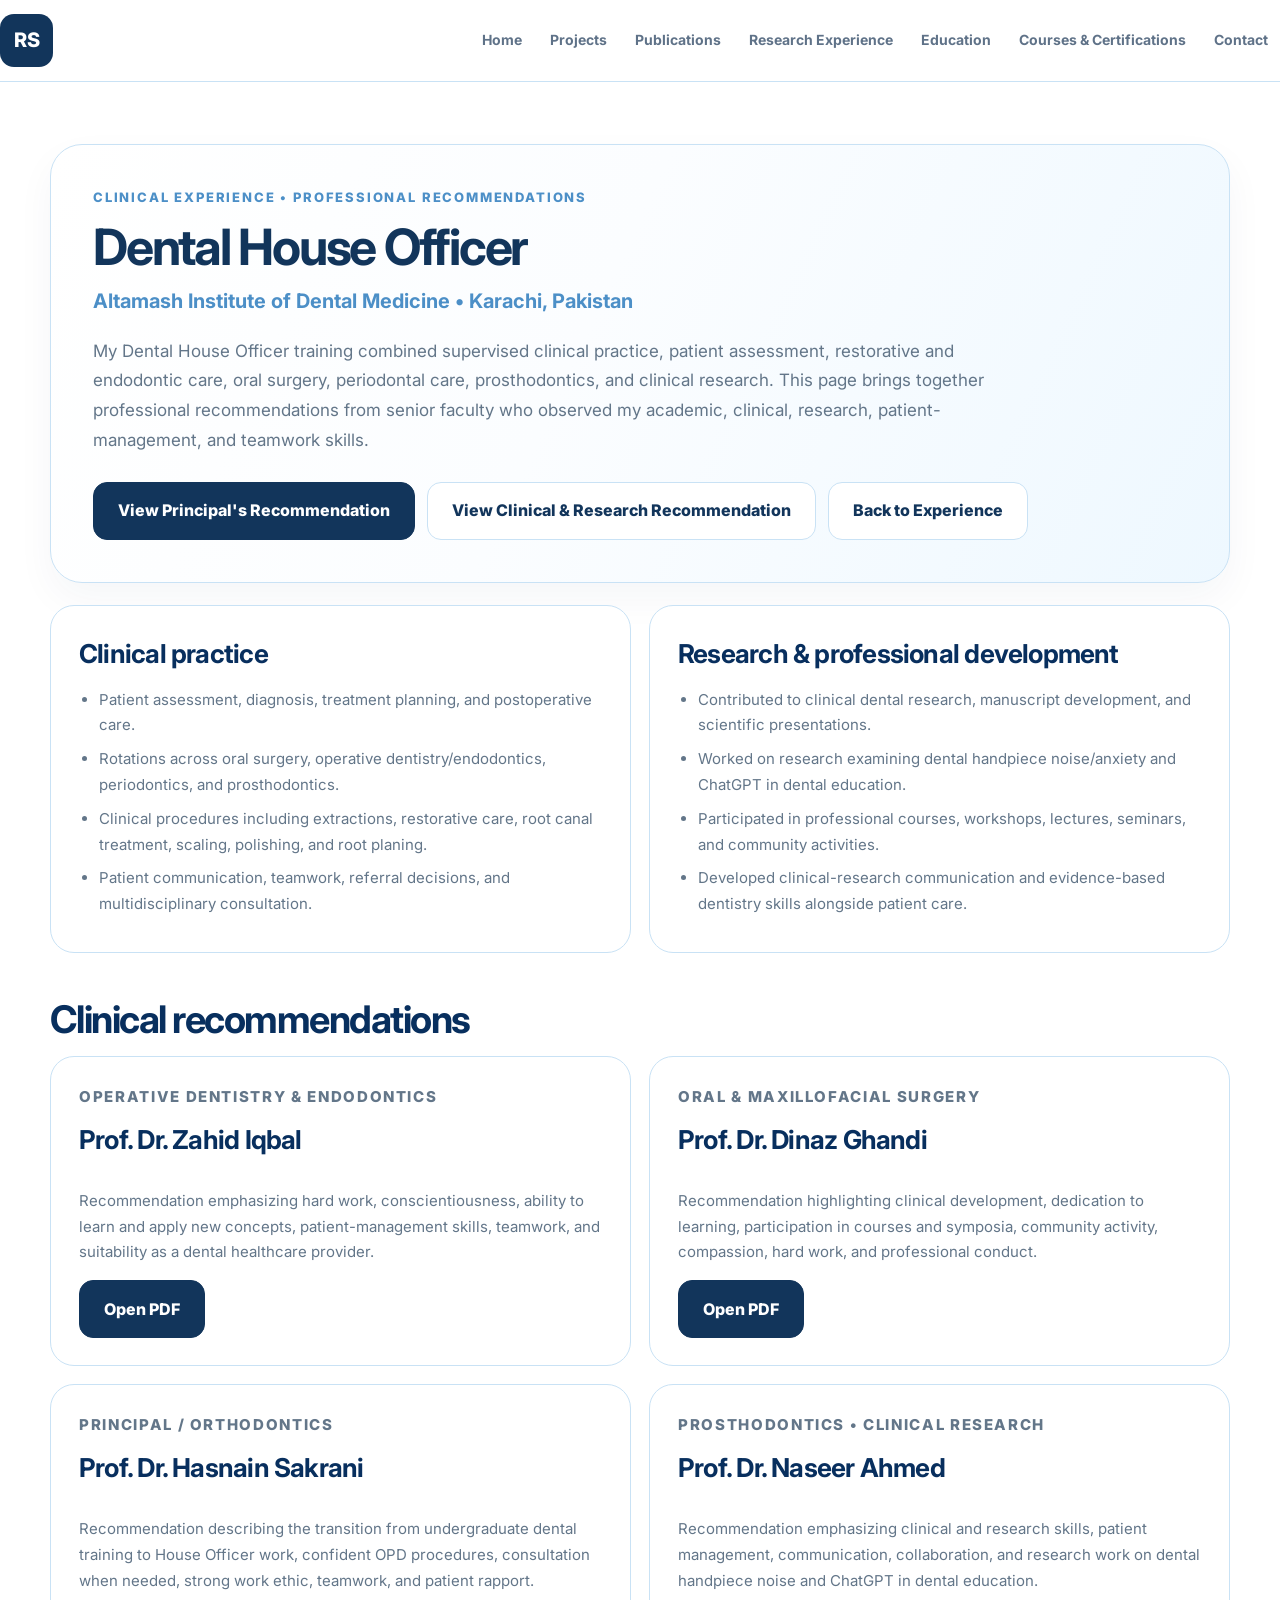
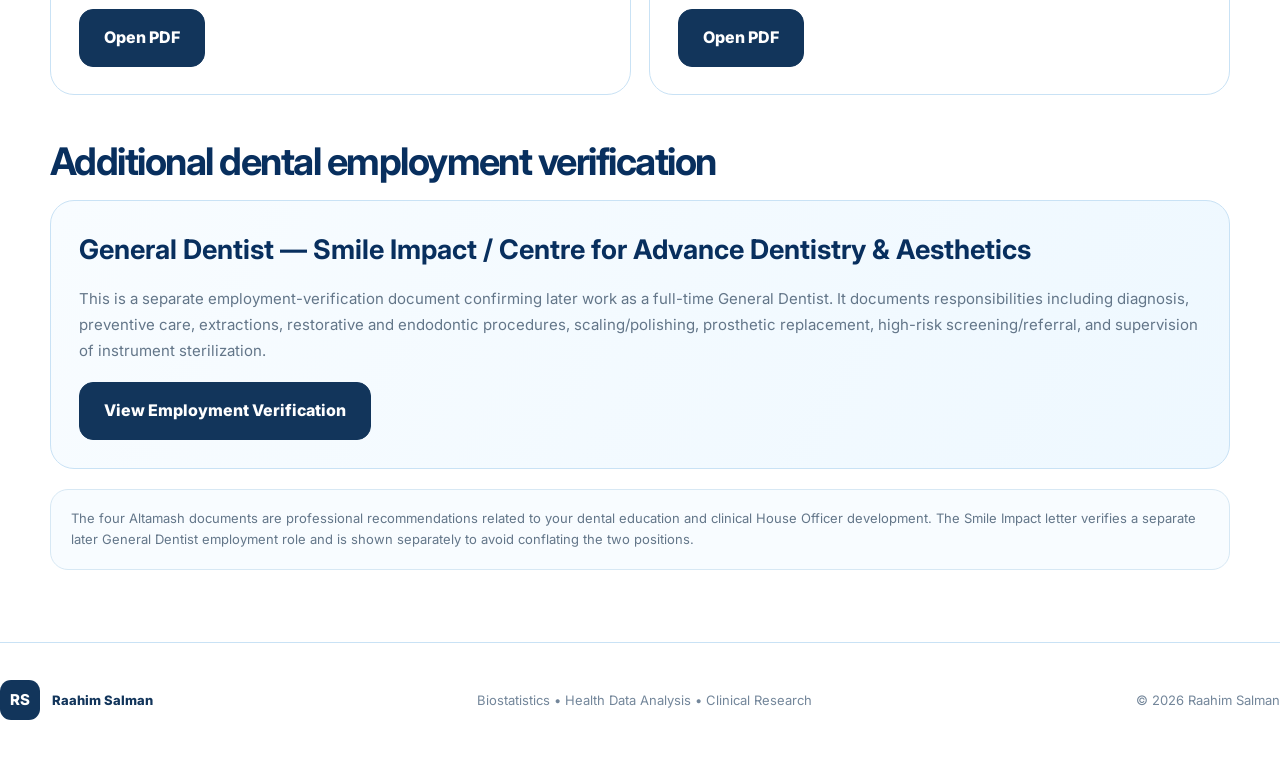
<file: dental-house-officer.html>
<!DOCTYPE html>
<html lang="en">
<head>
  <meta charset="UTF-8" />
  <meta name="viewport" content="width=device-width, initial-scale=1.0" />
  <meta name="description" content="Raahim Salman — Dental House Officer clinical experience and professional recommendation letters." />
  <meta name="theme-color" content="#ffffff" />
  <title>Dental House Officer | Raahim Salman</title>

  <link rel="preconnect" href="https://fonts.googleapis.com">
  <link rel="preconnect" href="https://fonts.gstatic.com" crossorigin>
  <link href="https://fonts.googleapis.com/css2?family=Inter:wght@400;500;600;700;800&display=swap" rel="stylesheet">
  <link rel="stylesheet" href="style.css" />

  <style>
    .clinical-page{
      max-width:1180px;
      width:calc(100% - 42px);
      margin:62px auto 72px;
    }
    .clinical-hero{
      padding:42px;
      border:1px solid #c9e2f5;
      border-radius:32px;
      background:linear-gradient(115deg,#ffffff 0%,#fbfdff 45%,#eef8ff 100%);
      box-shadow:0 16px 38px rgba(18,53,91,.045);
    }
    .kicker{
      margin:0 0 12px;
      color:#4c8fc7;
      font-size:13px;
      font-weight:800;
      letter-spacing:.14em;
      text-transform:uppercase;
    }
    .clinical-hero h1{
      margin:0;
      color:#12355b;
      font-size:50px;
      line-height:1.08;
      letter-spacing:-.045em;
    }
    .org{
      margin:13px 0 0;
      color:#4c8fc7;
      font-size:20px;
      font-weight:700;
      line-height:1.4;
    }
    .lead{
      max-width:950px;
      margin:22px 0 0;
      color:#637689;
      font-size:17px;
      line-height:1.75;
    }
    .actions{
      display:flex;
      flex-wrap:wrap;
      gap:12px;
      margin-top:26px;
    }
    .section-title{
      margin:46px 0 16px;
      color:#082f5e;
      font-size:38px;
      letter-spacing:-.04em;
    }
    .summary-grid{
      display:grid;
      grid-template-columns:1fr 1fr;
      gap:18px;
      margin-top:22px;
    }
    .doc-grid{
      display:grid;
      grid-template-columns:repeat(2,1fr);
      gap:18px;
    }
    .card{
      padding:27px 28px;
      border:1px solid #c9e2f5;
      border-radius:24px;
      background:#fff;
    }
    .card h2{
      margin:0 0 13px;
      color:#082f5e;
      font-size:26px;
      letter-spacing:-.03em;
    }
    .card p,.card li{
      color:#637689;
      font-size:15px;
      line-height:1.72;
    }
    .card ul{
      margin:0;
      padding-left:20px;
    }
    .card li{margin-bottom:8px}
    .doc-card{
      display:flex;
      flex-direction:column;
      min-height:265px;
    }
    .doc-label{
      color:#4c8fc7;
      font-size:12px;
      font-weight:800;
      letter-spacing:.11em;
      text-transform:uppercase;
      margin:0 0 9px;
    }
    .doc-card .button{
      margin-top:auto;
      align-self:flex-start;
    }
    .additional-card{
      margin-top:18px;
      padding:28px;
      border:1px solid #c9e2f5;
      border-radius:24px;
      background:linear-gradient(120deg,#f8fcff,#eef8ff);
    }
    .additional-card h2{
      margin:0 0 10px;
      color:#082f5e;
      font-size:27px;
    }
    .additional-card p{
      color:#637689;
      font-size:15px;
      line-height:1.72;
    }
    .note{
      margin-top:20px;
      padding:18px 20px;
      border:1px solid #d7e8f4;
      border-radius:18px;
      background:#f8fcff;
      color:#637689;
      font-size:13px;
      line-height:1.65;
    }
    @media(max-width:850px){
      .summary-grid,.doc-grid{grid-template-columns:1fr}
      .clinical-hero h1{font-size:36px}
    }
    @media(max-width:560px){
      .clinical-page{width:calc(100% - 28px);margin-top:34px}
      .clinical-hero{padding:28px 22px;border-radius:24px}
      .clinical-hero h1{font-size:31px}
    }
  </style>
</head>

<body>
<header class="site-header">
  <div class="nav-wrap">
    <a class="logo" href="index.html#home" aria-label="Raahim Salman home">RS</a>
    <button class="menu-btn" aria-label="Open menu" aria-expanded="false">☰</button>
    <nav class="main-nav">
      <a href="index.html#home">Home</a>
      <a href="index.html#projects">Projects</a>
      <a href="index.html#publications">Publications</a>
      <a href="index.html#experience">Research Experience</a>
      <a href="index.html#education">Education</a>
      <a href="index.html#training">Courses & Certifications</a>
      <a href="index.html#contact">Contact</a>
    </nav>
  </div>
</header>

<main class="clinical-page">
  <section class="clinical-hero">
    <p class="kicker">CLINICAL EXPERIENCE • PROFESSIONAL RECOMMENDATIONS</p>
    <h1>Dental House Officer</h1>
    <p class="org">Altamash Institute of Dental Medicine • Karachi, Pakistan</p>

    <p class="lead">
      My Dental House Officer training combined supervised clinical practice, patient assessment,
      restorative and endodontic care, oral surgery, periodontal care, prosthodontics, and clinical research.
      This page brings together professional recommendations from senior faculty who observed my academic,
      clinical, research, patient-management, and teamwork skills.
    </p>

    <div class="actions">
      <a class="button button-primary" href="assets/Raahim_Salman_Clinical_Recommendation_Dr_Hasnain_Sakrani.pdf" target="_blank" rel="noopener">View Principal's Recommendation</a>
      <a class="button button-secondary" href="assets/Raahim_Salman_Clinical_Recommendation_Dr_Naseer_Ahmed.pdf" target="_blank" rel="noopener">View Clinical & Research Recommendation</a>
      <a class="button button-secondary" href="index.html#experience">Back to Experience</a>
    </div>
  </section>

  <section class="summary-grid">
    <article class="card">
      <h2>Clinical practice</h2>
      <ul>
        <li>Patient assessment, diagnosis, treatment planning, and postoperative care.</li>
        <li>Rotations across oral surgery, operative dentistry/endodontics, periodontics, and prosthodontics.</li>
        <li>Clinical procedures including extractions, restorative care, root canal treatment, scaling, polishing, and root planing.</li>
        <li>Patient communication, teamwork, referral decisions, and multidisciplinary consultation.</li>
      </ul>
    </article>

    <article class="card">
      <h2>Research & professional development</h2>
      <ul>
        <li>Contributed to clinical dental research, manuscript development, and scientific presentations.</li>
        <li>Worked on research examining dental handpiece noise/anxiety and ChatGPT in dental education.</li>
        <li>Participated in professional courses, workshops, lectures, seminars, and community activities.</li>
        <li>Developed clinical-research communication and evidence-based dentistry skills alongside patient care.</li>
      </ul>
    </article>
  </section>

  <h2 class="section-title">Clinical recommendations</h2>

  <section class="doc-grid">
    <article class="card doc-card">
      <p class="doc-label">OPERATIVE DENTISTRY & ENDODONTICS</p>
      <h2>Prof. Dr. Zahid Iqbal</h2>
      <p>
        Recommendation emphasizing hard work, conscientiousness, ability to learn and apply new concepts,
        patient-management skills, teamwork, and suitability as a dental healthcare provider.
      </p>
      <a class="button button-primary" href="assets/Raahim_Salman_Clinical_Recommendation_Dr_Zahid_Iqbal.pdf" target="_blank" rel="noopener">Open PDF</a>
    </article>

    <article class="card doc-card">
      <p class="doc-label">ORAL & MAXILLOFACIAL SURGERY</p>
      <h2>Prof. Dr. Dinaz Ghandi</h2>
      <p>
        Recommendation highlighting clinical development, dedication to learning, participation in courses
        and symposia, community activity, compassion, hard work, and professional conduct.
      </p>
      <a class="button button-primary" href="assets/Raahim_Salman_Clinical_Recommendation_Dr_Dinaz_Ghandi.pdf" target="_blank" rel="noopener">Open PDF</a>
    </article>

    <article class="card doc-card">
      <p class="doc-label">PRINCIPAL / ORTHODONTICS</p>
      <h2>Prof. Dr. Hasnain Sakrani</h2>
      <p>
        Recommendation describing the transition from undergraduate dental training to House Officer work,
        confident OPD procedures, consultation when needed, strong work ethic, teamwork, and patient rapport.
      </p>
      <a class="button button-primary" href="assets/Raahim_Salman_Clinical_Recommendation_Dr_Hasnain_Sakrani.pdf" target="_blank" rel="noopener">Open PDF</a>
    </article>

    <article class="card doc-card">
      <p class="doc-label">PROSTHODONTICS • CLINICAL RESEARCH</p>
      <h2>Prof. Dr. Naseer Ahmed</h2>
      <p>
        Recommendation emphasizing clinical and research skills, patient management, communication,
        collaboration, and research work on dental handpiece noise and ChatGPT in dental education.
      </p>
      <a class="button button-primary" href="assets/Raahim_Salman_Clinical_Recommendation_Dr_Naseer_Ahmed.pdf" target="_blank" rel="noopener">Open PDF</a>
    </article>
  </section>

  <h2 class="section-title">Additional dental employment verification</h2>

  <section class="additional-card">
    <h2>General Dentist — Smile Impact / Centre for Advance Dentistry & Aesthetics</h2>
    <p>
      This is a separate employment-verification document confirming later work as a full-time General Dentist.
      It documents responsibilities including diagnosis, preventive care, extractions, restorative and endodontic
      procedures, scaling/polishing, prosthetic replacement, high-risk screening/referral, and supervision of
      instrument sterilization.
    </p>
    <div class="actions" style="margin-top:18px;">
      <a class="button button-primary" href="assets/Raahim_Salman_Dental_Employment_Verification_Smile_Impact.pdf" target="_blank" rel="noopener">View Employment Verification</a>
    </div>
  </section>

  <div class="note">
    The four Altamash documents are professional recommendations related to your dental education and clinical
    House Officer development. The Smile Impact letter verifies a separate later General Dentist employment role
    and is shown separately to avoid conflating the two positions.
  </div>
</main>

<footer class="footer">
  <div class="footer-inner">
    <div class="footer-brand"><span class="logo small">RS</span><span>Raahim Salman</span></div>
    <p>Biostatistics • Health Data Analysis • Clinical Research</p>
    <p>© <span id="year"></span> Raahim Salman</p>
  </div>
</footer>

<script src="script.js"></script>
</body>
</html>
</file>
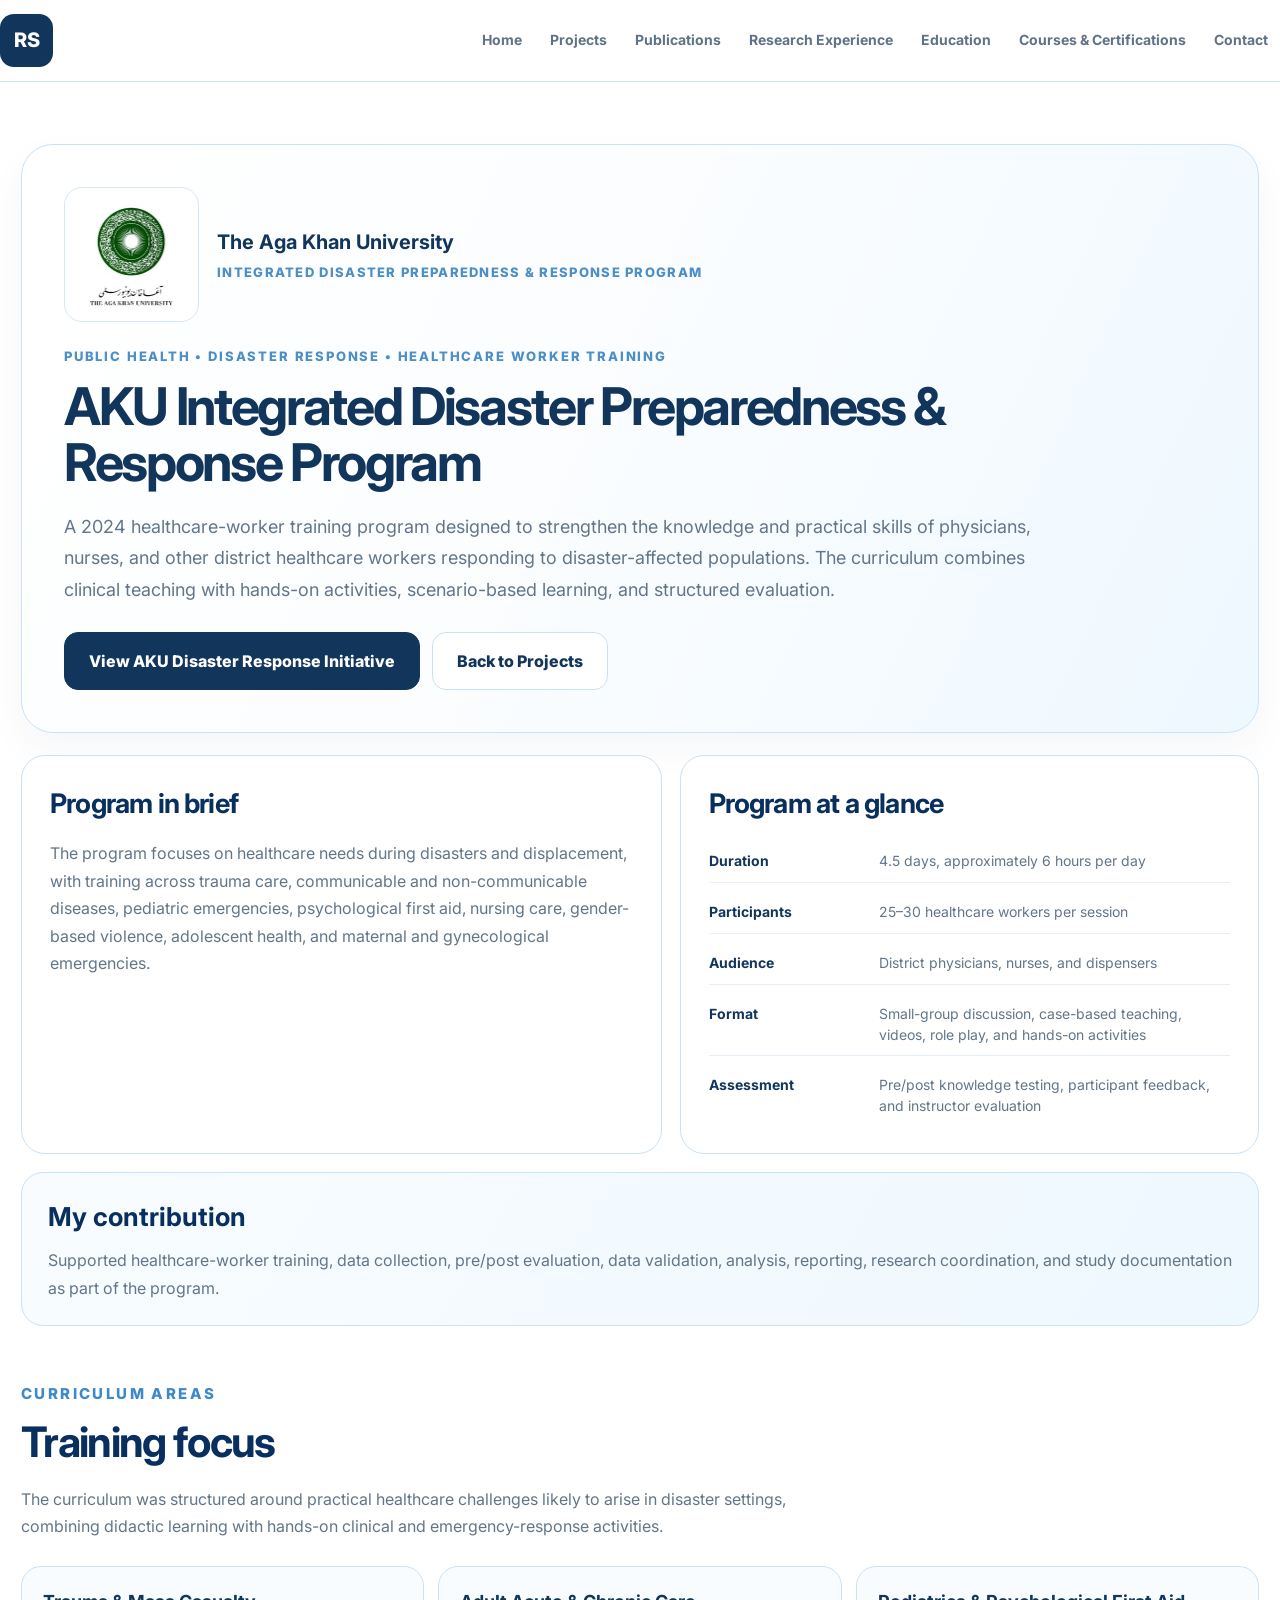
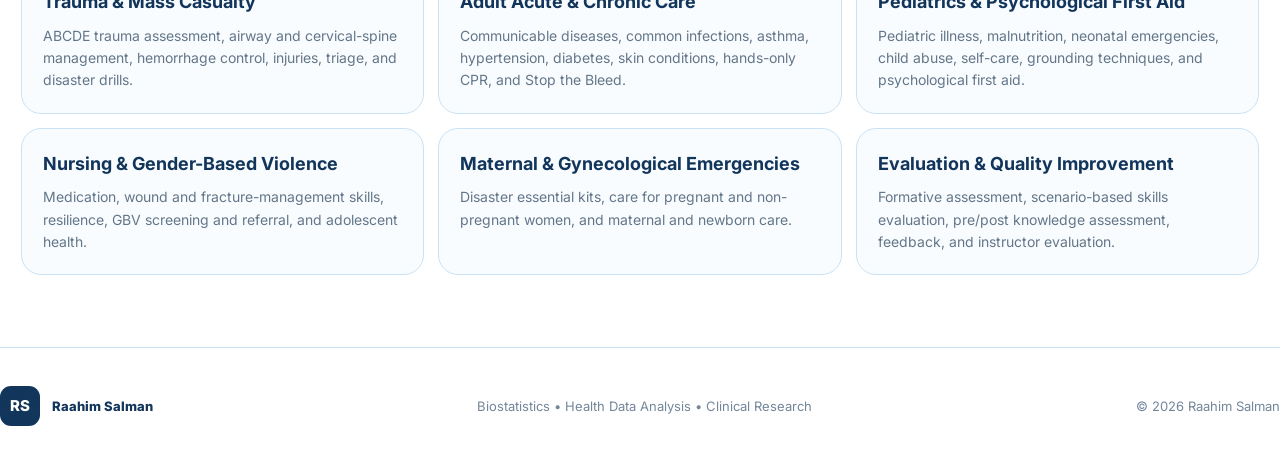
<file: disaster-response.html>
<!DOCTYPE html>
<html lang="en">
<head>
  <meta charset="UTF-8" />
  <meta name="viewport" content="width=device-width, initial-scale=1.0" />
  <meta name="description" content="Raahim Salman — AKU Integrated Disaster Preparedness & Response Program project." />
  <meta name="theme-color" content="#ffffff" />
  <title>Disaster Preparedness & Response | Raahim Salman</title>

  <link rel="preconnect" href="https://fonts.googleapis.com">
  <link rel="preconnect" href="https://fonts.gstatic.com" crossorigin>
  <link href="https://fonts.googleapis.com/css2?family=Inter:wght@400;500;600;700;800&display=swap" rel="stylesheet">
  <link rel="stylesheet" href="style.css" />

  <style>
    .project-page{
      max-width:1318px;
      width:calc(100% - 42px);
      margin:62px auto 0;
    }

    .project-hero{
      padding:42px;
      border:1px solid #c9e2f5;
      border-radius:32px;
      background:linear-gradient(115deg,#ffffff 0%,#fbfdff 45%,#eef8ff 100%);
      box-shadow:0 16px 38px rgba(18,53,91,.045);
    }

    .institution-row{
      display:flex;
      align-items:center;
      gap:18px;
      margin-bottom:24px;
    }

    .aku-logo{
      width:135px;
      height:135px;
      object-fit:contain;
      background:#fff;
      border:1px solid #d7e8f4;
      border-radius:18px;
      padding:8px;
    }

    .institution-copy strong{
      display:block;
      color:#12355b;
      font-size:20px;
    }

    .institution-copy span{
      display:block;
      margin-top:3px;
      color:#4c8fc7;
      font-size:13px;
      font-weight:800;
      letter-spacing:.1em;
      text-transform:uppercase;
    }

    .project-kicker{
      margin:0 0 12px;
      color:#4c8fc7;
      font-size:13px;
      font-weight:800;
      letter-spacing:.14em;
      text-transform:uppercase;
    }

    .project-hero h1{
      max-width:1000px;
      margin:0;
      color:#12355b;
      font-size:52px;
      line-height:1.08;
      letter-spacing:-.045em;
    }

    .project-lead{
      max-width:970px;
      margin:20px 0 0;
      color:#637689;
      font-size:18px;
      line-height:1.75;
    }

    .project-actions{
      display:flex;
      flex-wrap:wrap;
      gap:12px;
      margin-top:27px;
    }

    .content-grid{
      display:grid;
      grid-template-columns:1.05fr .95fr;
      gap:18px;
      margin-top:22px;
    }

    .content-card{
      padding:27px 28px;
      border:1px solid #c9e2f5;
      border-radius:24px;
      background:#fff;
    }

    .content-card h2{
      margin:0 0 14px;
      color:#082f5e;
      font-size:27px;
      letter-spacing:-.03em;
    }

    .content-card p,
    .content-card li{
      color:#637689;
      font-size:16px;
      line-height:1.72;
    }

    .content-card p{
      margin:0;
    }

    .content-card ul{
      margin:0;
      padding-left:21px;
    }

    .content-card li{
      margin-bottom:8px;
    }

    .facts{
      display:grid;
      gap:8px;
    }

    .fact{
      display:grid;
      grid-template-columns:155px 1fr;
      gap:15px;
      padding:10px 0;
      border-bottom:1px solid #e5f0f8;
    }

    .fact:last-child{border-bottom:0}

    .fact strong{
      color:#12355b;
      font-size:14px;
    }

    .fact span{
      color:#637689;
      font-size:14px;
      line-height:1.5;
    }

    .training-section{
      padding:56px 0 72px;
    }

    .training-section h2{
      margin:4px 0 10px;
      color:#082f5e;
      font-size:42px;
      letter-spacing:-.04em;
    }

    .training-intro{
      max-width:820px;
      margin:0 0 26px;
      color:#637689;
      font-size:16px;
      line-height:1.7;
    }

    .training-grid{
      display:grid;
      grid-template-columns:repeat(3,1fr);
      gap:14px;
    }

    .training-card{
      padding:21px;
      border:1px solid #c9e2f5;
      border-radius:20px;
      background:#f9fcfe;
    }

    .training-card h3{
      margin:0 0 8px;
      color:#12355b;
      font-size:18px;
    }

    .training-card p{
      margin:0;
      color:#637689;
      font-size:14px;
      line-height:1.6;
    }

    .role-card{
      margin-top:18px;
      padding:23px 26px;
      border:1px solid #c9e2f5;
      border-radius:22px;
      background:linear-gradient(120deg,#f8fcff,#eef8ff);
    }

    .role-card h2{
      margin:0 0 10px;
      color:#082f5e;
      font-size:26px;
    }

    .role-card p{
      margin:0;
      color:#637689;
      font-size:16px;
      line-height:1.7;
    }

    @media(max-width:900px){
      .content-grid,
      .training-grid{
        grid-template-columns:1fr;
      }

      .project-hero h1{
        font-size:38px;
      }

      .fact{
        grid-template-columns:1fr;
        gap:3px;
      }
    }

    @media(max-width:560px){
      .project-page{
        width:calc(100% - 28px);
        margin-top:34px;
      }

      .project-hero{
        padding:26px 22px;
        border-radius:24px;
      }

      .institution-row{
        align-items:flex-start;
      }

      .aku-logo{
        width:92px;
        height:92px;
      }

      .project-hero h1{
        font-size:31px;
      }

      .project-lead{
        font-size:16px;
      }

      .training-section h2{
        font-size:34px;
      }
    }
  </style>
</head>

<body>
<header class="site-header">
  <div class="nav-wrap">
    <a class="logo" href="index.html#home" aria-label="Raahim Salman home">RS</a>
    <button class="menu-btn" aria-label="Open menu" aria-expanded="false">☰</button>

    <nav class="main-nav">
      <a href="index.html#home">Home</a>
      <a href="index.html#projects">Projects</a>
      <a href="index.html#publications">Publications</a>
      <a href="index.html#experience">Research Experience</a>
      <a href="index.html#education">Education</a>
      <a href="index.html#training">Courses & Certifications</a>
      <a href="index.html#contact">Contact</a>
    </nav>
  </div>
</header>

<main class="project-page">
  <section class="project-hero">
    <div class="institution-row">
      <img class="aku-logo" src="assets/aku-logo.jpg" alt="The Aga Khan University logo" />
      <div class="institution-copy">
        <strong>The Aga Khan University</strong>
        <span>Integrated Disaster Preparedness & Response Program</span>
      </div>
    </div>

    <p class="project-kicker">PUBLIC HEALTH • DISASTER RESPONSE • HEALTHCARE WORKER TRAINING</p>

    <h1>AKU Integrated Disaster Preparedness & Response Program</h1>

    <p class="project-lead">
      A 2024 healthcare-worker training program designed to strengthen the knowledge and practical skills of
      physicians, nurses, and other district healthcare workers responding to disaster-affected populations.
      The curriculum combines clinical teaching with hands-on activities, scenario-based learning, and structured evaluation.
    </p>

    <div class="project-actions">
      <a class="button button-primary"
         href="https://www.aku.edu/cete/programmes/Pages/disaster-response-initiatives.aspx"
         target="_blank" rel="noopener">View AKU Disaster Response Initiative</a>
      <a class="button button-secondary" href="index.html#projects">Back to Projects</a>
    </div>
  </section>

  <section class="content-grid">
    <article class="content-card">
      <h2>Program in brief</h2>
      <p>
        The program focuses on healthcare needs during disasters and displacement, with training across trauma care,
        communicable and non-communicable diseases, pediatric emergencies, psychological first aid, nursing care,
        gender-based violence, adolescent health, and maternal and gynecological emergencies.
      </p>
    </article>

    <article class="content-card">
      <h2>Program at a glance</h2>
      <div class="facts">
        <div class="fact"><strong>Duration</strong><span>4.5 days, approximately 6 hours per day</span></div>
        <div class="fact"><strong>Participants</strong><span>25–30 healthcare workers per session</span></div>
        <div class="fact"><strong>Audience</strong><span>District physicians, nurses, and dispensers</span></div>
        <div class="fact"><strong>Format</strong><span>Small-group discussion, case-based teaching, videos, role play, and hands-on activities</span></div>
        <div class="fact"><strong>Assessment</strong><span>Pre/post knowledge testing, participant feedback, and instructor evaluation</span></div>
      </div>
    </article>
  </section>

  <section class="role-card">
    <h2>My contribution</h2>
    <p>
      Supported healthcare-worker training, data collection, pre/post evaluation, data validation,
      analysis, reporting, research coordination, and study documentation as part of the program.
    </p>
  </section>

  <section class="training-section">
    <p class="section-kicker">CURRICULUM AREAS</p>
    <h2>Training focus</h2>
    <p class="training-intro">
      The curriculum was structured around practical healthcare challenges likely to arise in disaster settings,
      combining didactic learning with hands-on clinical and emergency-response activities.
    </p>

    <div class="training-grid">
      <article class="training-card">
        <h3>Trauma & Mass Casualty</h3>
        <p>ABCDE trauma assessment, airway and cervical-spine management, hemorrhage control, injuries, triage, and disaster drills.</p>
      </article>

      <article class="training-card">
        <h3>Adult Acute & Chronic Care</h3>
        <p>Communicable diseases, common infections, asthma, hypertension, diabetes, skin conditions, hands-only CPR, and Stop the Bleed.</p>
      </article>

      <article class="training-card">
        <h3>Pediatrics & Psychological First Aid</h3>
        <p>Pediatric illness, malnutrition, neonatal emergencies, child abuse, self-care, grounding techniques, and psychological first aid.</p>
      </article>

      <article class="training-card">
        <h3>Nursing & Gender-Based Violence</h3>
        <p>Medication, wound and fracture-management skills, resilience, GBV screening and referral, and adolescent health.</p>
      </article>

      <article class="training-card">
        <h3>Maternal & Gynecological Emergencies</h3>
        <p>Disaster essential kits, care for pregnant and non-pregnant women, and maternal and newborn care.</p>
      </article>

      <article class="training-card">
        <h3>Evaluation & Quality Improvement</h3>
        <p>Formative assessment, scenario-based skills evaluation, pre/post knowledge assessment, feedback, and instructor evaluation.</p>
      </article>
    </div>
  </section>
</main>

<footer class="footer">
  <div class="footer-inner">
    <div class="footer-brand"><span class="logo small">RS</span><span>Raahim Salman</span></div>
    <p>Biostatistics • Health Data Analysis • Clinical Research</p>
    <p>© <span id="year"></span> Raahim Salman</p>
  </div>
</footer>

<script src="script.js"></script>
</body>
</html>
</file>
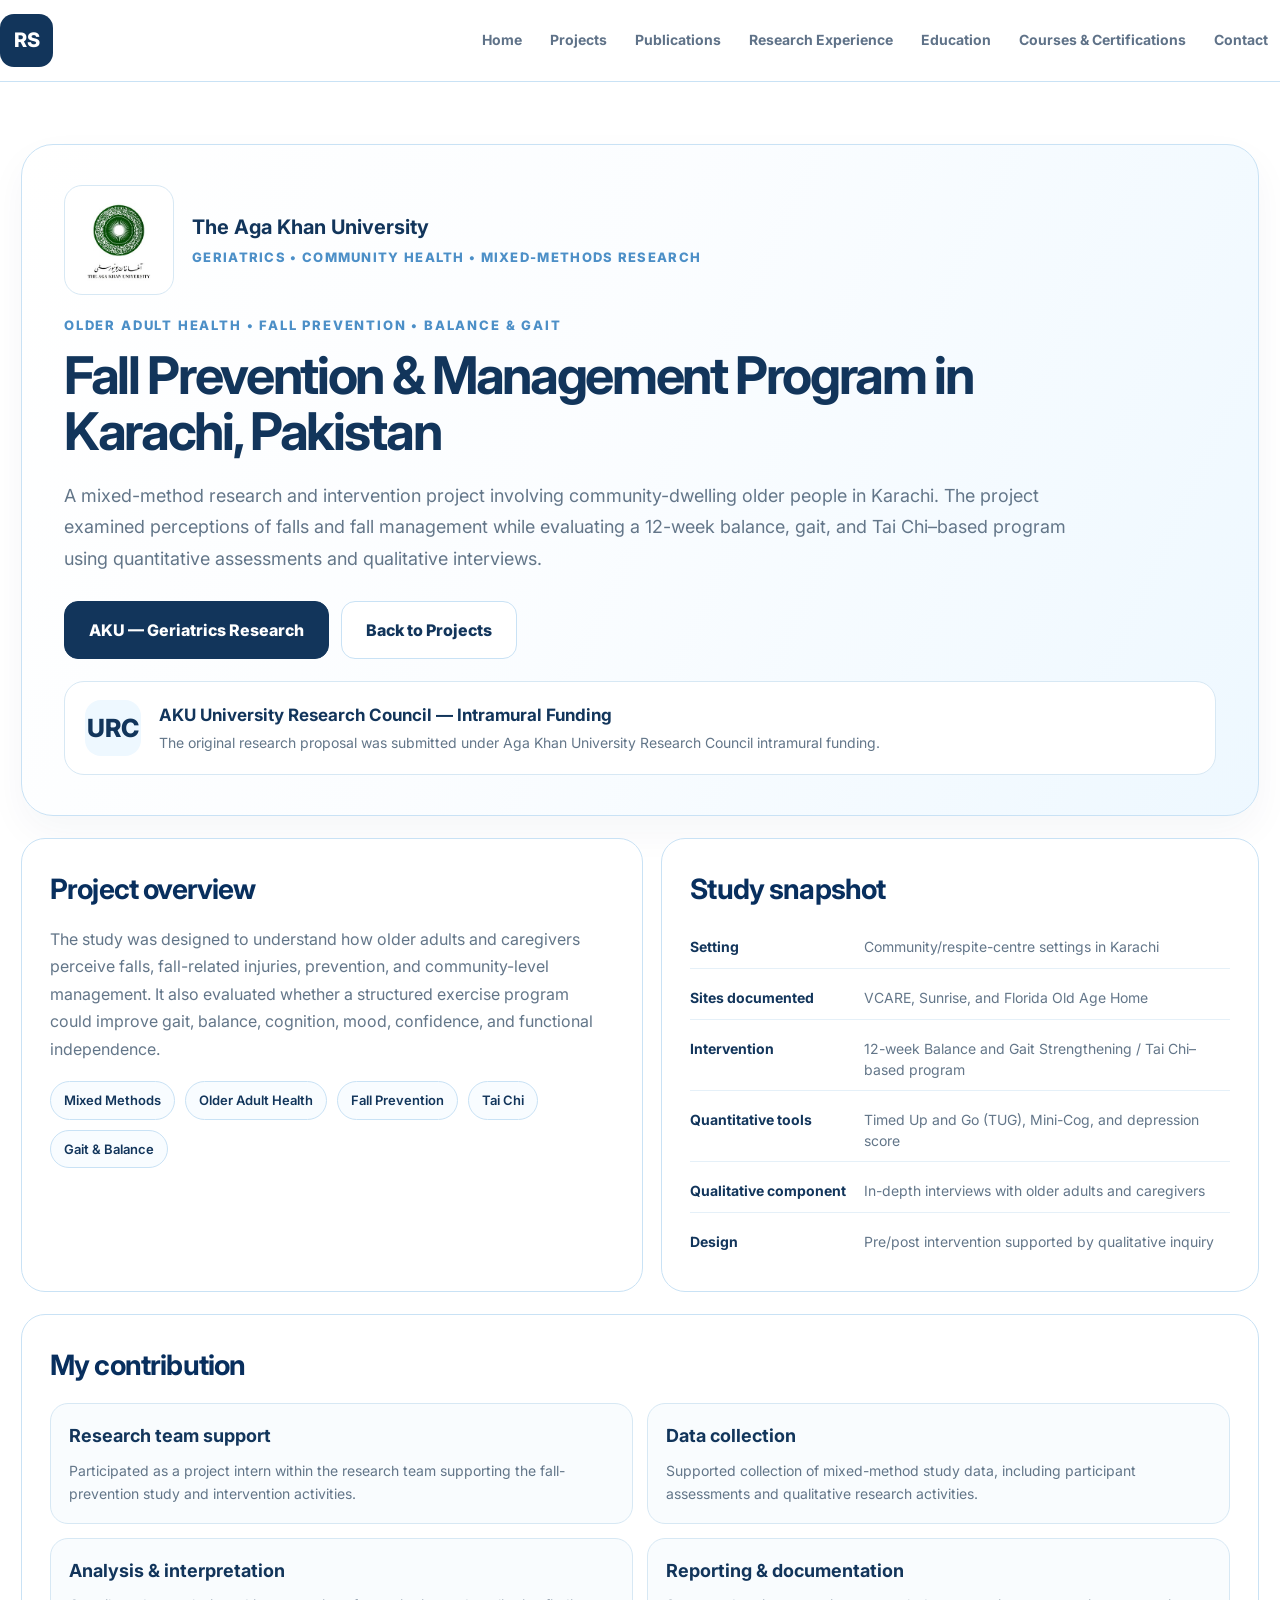
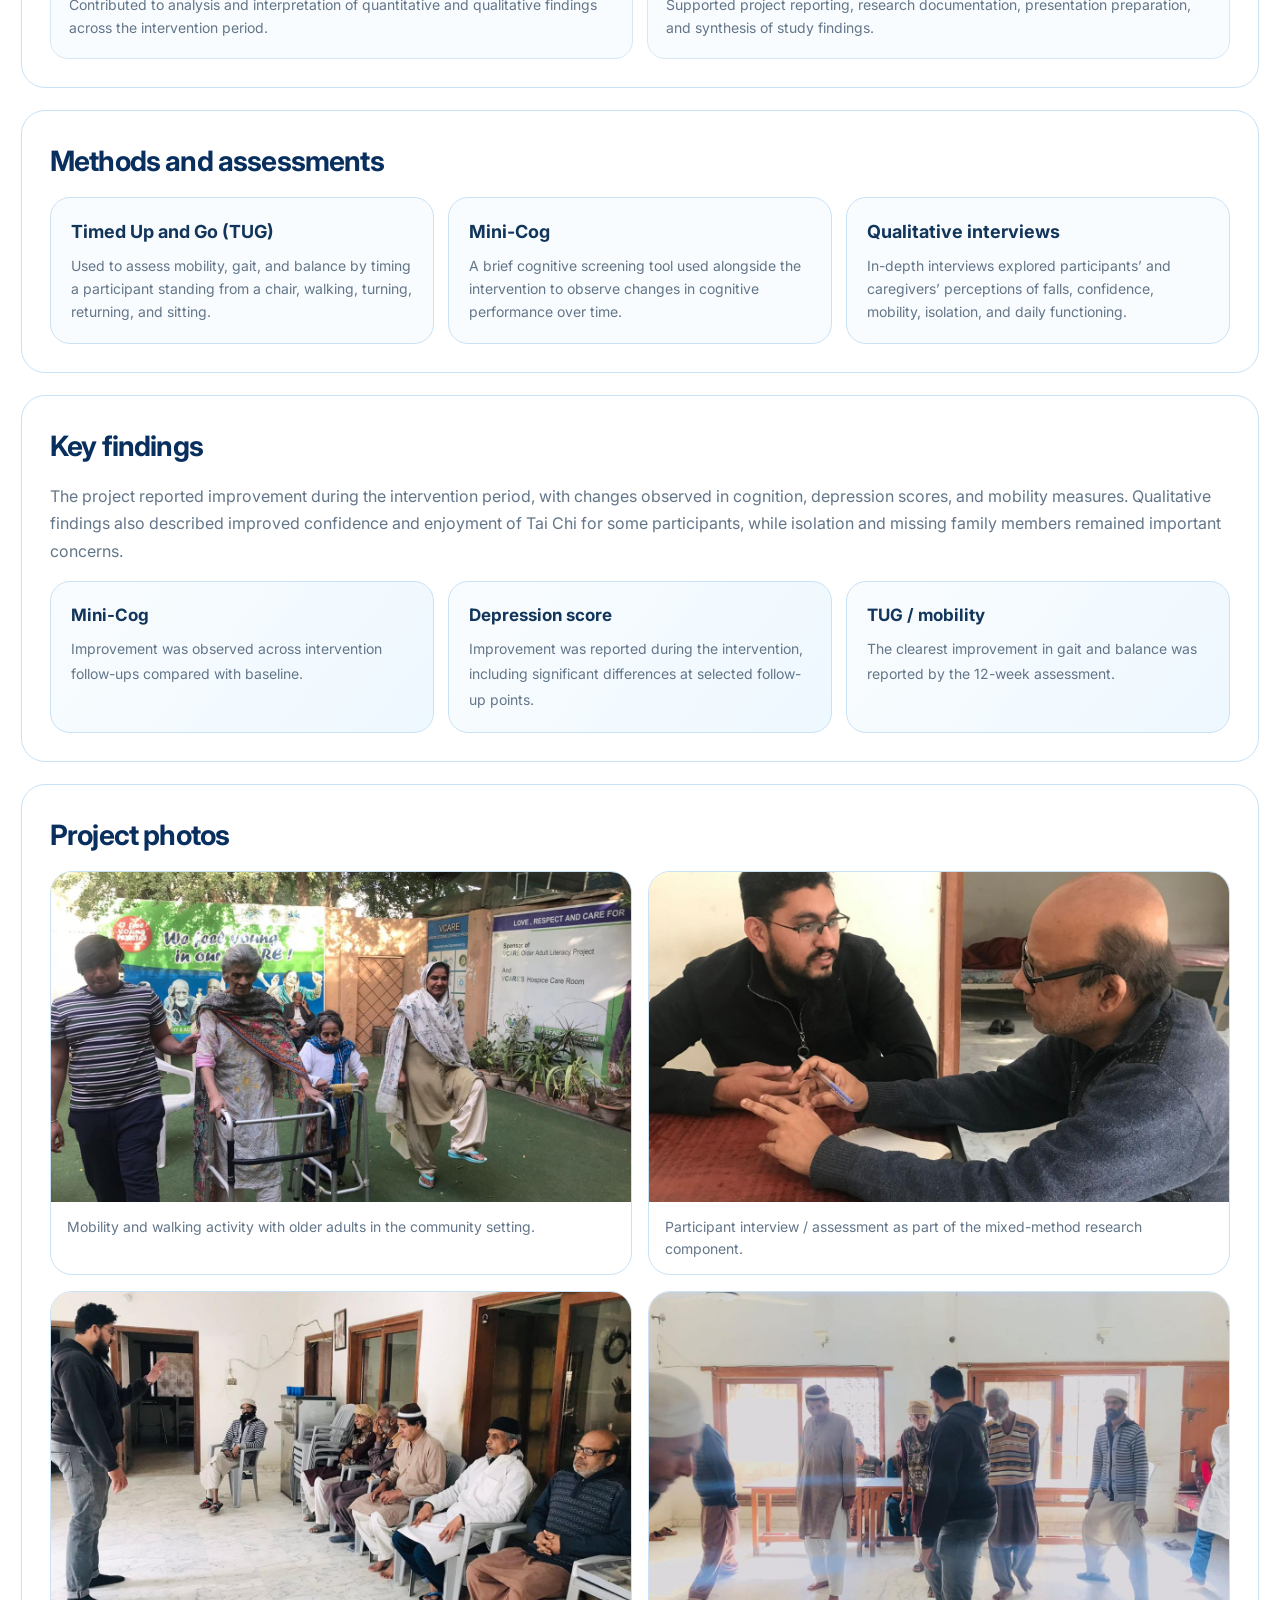
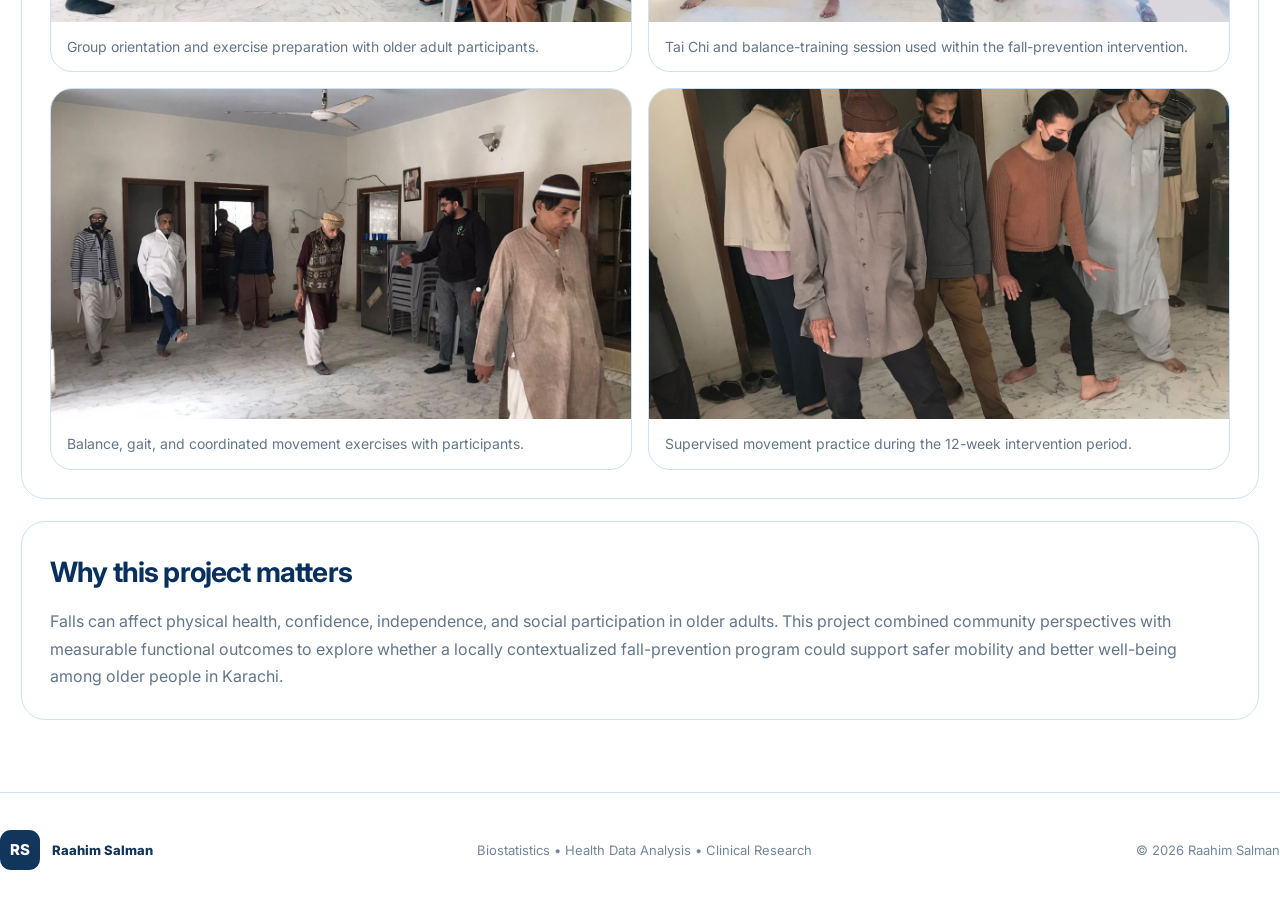
<file: fall-prevention.html>
<!DOCTYPE html>
<html lang="en">
<head>
  <meta charset="UTF-8" />
  <meta name="viewport" content="width=device-width, initial-scale=1.0" />
  <meta name="description" content="Raahim Salman — Fall Prevention and Management Program for community-dwelling older people in Karachi." />
  <meta name="theme-color" content="#ffffff" />
  <title>Fall Prevention Program | Raahim Salman</title>

  <link rel="preconnect" href="https://fonts.googleapis.com">
  <link rel="preconnect" href="https://fonts.gstatic.com" crossorigin>
  <link href="https://fonts.googleapis.com/css2?family=Inter:wght@400;500;600;700;800&display=swap" rel="stylesheet">
  <link rel="stylesheet" href="style.css" />

  <style>
    .project-page{
      max-width:1318px;
      width:calc(100% - 42px);
      margin:62px auto 0;
    }
    .hero-card{
      padding:40px 42px;
      border:1px solid #c9e2f5;
      border-radius:32px;
      background:linear-gradient(115deg,#ffffff 0%,#fbfdff 44%,#eef8ff 100%);
      box-shadow:0 16px 38px rgba(18,53,91,.045);
    }
    .brand-row{
      display:flex;
      align-items:center;
      gap:18px;
      flex-wrap:wrap;
      margin-bottom:20px;
    }
    .brand-row img{
      width:110px;
      height:110px;
      object-fit:contain;
      padding:10px;
      border:1px solid #d7e8f4;
      border-radius:18px;
      background:#fff;
    }
    .brand-copy strong{
      display:block;
      color:#12355b;
      font-size:20px;
    }
    .brand-copy span{
      display:block;
      margin-top:3px;
      color:#4c8fc7;
      font-size:13px;
      font-weight:800;
      letter-spacing:.1em;
      text-transform:uppercase;
    }
    .funding-card{
      display:flex;
      gap:18px;
      align-items:center;
      margin-top:22px;
      padding:18px 20px;
      border:1px solid #d7e8f4;
      border-radius:20px;
      background:#fff;
    }
    .funding-icon{
      width:56px;
      height:56px;
      display:grid;
      place-items:center;
      flex:0 0 56px;
      border-radius:16px;
      background:#eef8ff;
      color:#12355b;
      font-size:25px;
      font-weight:800;
    }
    .funding-card strong{
      display:block;
      color:#12355b;
      font-size:17px;
    }
    .funding-card span{
      display:block;
      margin-top:3px;
      color:#637689;
      font-size:14px;
    }
    .project-kicker{
      margin:16px 0 12px;
      color:#4c8fc7;
      font-size:13px;
      font-weight:800;
      letter-spacing:.14em;
      text-transform:uppercase;
    }
    .hero-card h1{
      max-width:1040px;
      margin:0;
      color:#12355b;
      font-size:52px;
      line-height:1.08;
      letter-spacing:-.045em;
    }
    .hero-lead{
      max-width:1020px;
      margin:20px 0 0;
      color:#637689;
      font-size:18px;
      line-height:1.75;
    }
    .project-actions{
      display:flex;
      flex-wrap:wrap;
      gap:12px;
      margin-top:27px;
    }
    .section-space{margin-top:22px}
    .two-col{
      display:grid;
      grid-template-columns:1.02fr .98fr;
      gap:18px;
    }
    .card{
      padding:28px;
      border:1px solid #c9e2f5;
      border-radius:24px;
      background:#fff;
    }
    .card h2{
      margin:0 0 14px;
      color:#082f5e;
      font-size:28px;
      letter-spacing:-.03em;
    }
    .card p,.card li{
      color:#637689;
      font-size:16px;
      line-height:1.72;
    }
    .card p{margin:0}
    .card ul{
      margin:0;
      padding-left:21px;
    }
    .card li{margin-bottom:8px}
    .fact-grid{display:grid;gap:8px}
    .fact{
      display:grid;
      grid-template-columns:160px 1fr;
      gap:14px;
      padding:10px 0;
      border-bottom:1px solid #e5f0f8;
    }
    .fact:last-child{border-bottom:0}
    .fact strong{color:#12355b;font-size:14px}
    .fact span{color:#637689;font-size:14px;line-height:1.5}
    .method-grid{
      display:grid;
      grid-template-columns:repeat(3,1fr);
      gap:14px;
    }
    .method-card{
      padding:20px;
      border:1px solid #c9e2f5;
      border-radius:20px;
      background:#f9fcfe;
    }
    .method-card h3{
      margin:0 0 8px;
      color:#12355b;
      font-size:18px;
    }
    .method-card p{
      margin:0;
      color:#637689;
      font-size:14px;
      line-height:1.65;
    }
    .role-grid{
      display:grid;
      grid-template-columns:repeat(2,1fr);
      gap:14px;
      margin-top:16px;
    }
    .role-item{
      padding:18px;
      border:1px solid #d7e8f4;
      border-radius:18px;
      background:#f9fcfe;
    }
    .role-item h3{
      margin:0 0 8px;
      color:#12355b;
      font-size:18px;
    }
    .role-item p{
      margin:0;
      color:#637689;
      font-size:14px;
      line-height:1.65;
    }
    .result-grid{
      display:grid;
      grid-template-columns:repeat(3,1fr);
      gap:14px;
      margin-top:16px;
    }
    .result-item{
      padding:20px;
      border:1px solid #c9e2f5;
      border-radius:20px;
      background:linear-gradient(130deg,#f9fcfe,#eef8ff);
    }
    .result-item strong{
      display:block;
      color:#12355b;
      font-size:17px;
      margin-bottom:7px;
    }
    .result-item span{
      color:#637689;
      font-size:14px;
      line-height:1.6;
    }
    .gallery{
      display:grid;
      grid-template-columns:repeat(2,1fr);
      gap:16px;
    }
    .gallery figure{
      margin:0;
      overflow:hidden;
      border:1px solid #c9e2f5;
      border-radius:22px;
      background:#fff;
    }
    .gallery img{
      display:block;
      width:100%;
      height:330px;
      object-fit:cover;
    }
    .gallery figcaption{
      padding:14px 16px;
      color:#637689;
      font-size:14px;
      line-height:1.55;
    }
    .tag-list{
      display:flex;
      flex-wrap:wrap;
      gap:10px;
      margin-top:18px;
    }
    .tag{
      padding:8px 13px;
      border-radius:999px;
      border:1px solid #c9e2f5;
      background:#f8fcff;
      color:#12355b;
      font-size:13px;
      font-weight:600;
    }
    @media(max-width:1000px){
      .two-col,.method-grid,.role-grid,.result-grid,.gallery{
        grid-template-columns:1fr;
      }
    }
    @media(max-width:700px){
      .project-page{width:calc(100% - 28px);margin-top:34px}
      .hero-card{padding:26px 22px;border-radius:24px}
      .hero-card h1{font-size:36px}
      .gallery img{height:240px}
      .fact{grid-template-columns:1fr;gap:4px}
    }
  </style>
</head>

<body>
<header class="site-header">
  <div class="nav-wrap">
    <a class="logo" href="index.html#home" aria-label="Raahim Salman home">RS</a>
    <button class="menu-btn" aria-label="Open menu" aria-expanded="false">☰</button>
    <nav class="main-nav">
      <a href="index.html#home">Home</a>
      <a href="index.html#projects">Projects</a>
      <a href="index.html#publications">Publications</a>
      <a href="index.html#experience">Research Experience</a>
      <a href="index.html#education">Education</a>
      <a href="index.html#training">Courses & Certifications</a>
      <a href="index.html#contact">Contact</a>
    </nav>
  </div>
</header>

<main class="project-page">
  <section class="hero-card">
    <div class="brand-row">
      <img src="assets/aku-logo.jpg" alt="The Aga Khan University logo">
      <div class="brand-copy">
        <strong>The Aga Khan University</strong>
        <span>Geriatrics • Community Health • Mixed-Methods Research</span>
      </div>
    </div>

    <p class="project-kicker">OLDER ADULT HEALTH • FALL PREVENTION • BALANCE & GAIT</p>
    <h1>Fall Prevention & Management Program in Karachi, Pakistan</h1>
    <p class="hero-lead">
      A mixed-method research and intervention project involving community-dwelling older people in Karachi.
      The project examined perceptions of falls and fall management while evaluating a 12-week balance,
      gait, and Tai Chi–based program using quantitative assessments and qualitative interviews.
    </p>

    <div class="project-actions">
      <a class="button button-primary"
         href="https://www.aku.edu/sonampk/research/Pages/sonam-geriatrics.aspx"
         target="_blank" rel="noopener">AKU — Geriatrics Research</a>
      <a class="button button-secondary" href="index.html#projects">Back to Projects</a>
    </div>

    <div class="funding-card">
      <div class="funding-icon">URC</div>
      <div>
        <strong>AKU University Research Council — Intramural Funding</strong>
        <span>The original research proposal was submitted under Aga Khan University Research Council intramural funding.</span>
      </div>
    </div>
  </section>

  <section class="two-col section-space">
    <article class="card">
      <h2>Project overview</h2>
      <p>
        The study was designed to understand how older adults and caregivers perceive falls, fall-related injuries,
        prevention, and community-level management. It also evaluated whether a structured exercise program could
        improve gait, balance, cognition, mood, confidence, and functional independence.
      </p>
      <div class="tag-list">
        <span class="tag">Mixed Methods</span>
        <span class="tag">Older Adult Health</span>
        <span class="tag">Fall Prevention</span>
        <span class="tag">Tai Chi</span>
        <span class="tag">Gait & Balance</span>
      </div>
    </article>

    <article class="card">
      <h2>Study snapshot</h2>
      <div class="fact-grid">
        <div class="fact"><strong>Setting</strong><span>Community/respite-centre settings in Karachi</span></div>
        <div class="fact"><strong>Sites documented</strong><span>VCARE, Sunrise, and Florida Old Age Home</span></div>
        <div class="fact"><strong>Intervention</strong><span>12-week Balance and Gait Strengthening / Tai Chi–based program</span></div>
        <div class="fact"><strong>Quantitative tools</strong><span>Timed Up and Go (TUG), Mini-Cog, and depression score</span></div>
        <div class="fact"><strong>Qualitative component</strong><span>In-depth interviews with older adults and caregivers</span></div>
        <div class="fact"><strong>Design</strong><span>Pre/post intervention supported by qualitative inquiry</span></div>
      </div>
    </article>
  </section>

  <section class="card section-space">
    <h2>My contribution</h2>
    <div class="role-grid">
      <div class="role-item">
        <h3>Research team support</h3>
        <p>Participated as a project intern within the research team supporting the fall-prevention study and intervention activities.</p>
      </div>
      <div class="role-item">
        <h3>Data collection</h3>
        <p>Supported collection of mixed-method study data, including participant assessments and qualitative research activities.</p>
      </div>
      <div class="role-item">
        <h3>Analysis & interpretation</h3>
        <p>Contributed to analysis and interpretation of quantitative and qualitative findings across the intervention period.</p>
      </div>
      <div class="role-item">
        <h3>Reporting & documentation</h3>
        <p>Supported project reporting, research documentation, presentation preparation, and synthesis of study findings.</p>
      </div>
    </div>
  </section>

  <section class="card section-space">
    <h2>Methods and assessments</h2>
    <div class="method-grid">
      <div class="method-card">
        <h3>Timed Up and Go (TUG)</h3>
        <p>Used to assess mobility, gait, and balance by timing a participant standing from a chair, walking, turning, returning, and sitting.</p>
      </div>
      <div class="method-card">
        <h3>Mini-Cog</h3>
        <p>A brief cognitive screening tool used alongside the intervention to observe changes in cognitive performance over time.</p>
      </div>
      <div class="method-card">
        <h3>Qualitative interviews</h3>
        <p>In-depth interviews explored participants’ and caregivers’ perceptions of falls, confidence, mobility, isolation, and daily functioning.</p>
      </div>
    </div>
  </section>

  <section class="card section-space">
    <h2>Key findings</h2>
    <p>
      The project reported improvement during the intervention period, with changes observed in cognition,
      depression scores, and mobility measures. Qualitative findings also described improved confidence and enjoyment
      of Tai Chi for some participants, while isolation and missing family members remained important concerns.
    </p>
    <div class="result-grid">
      <div class="result-item">
        <strong>Mini-Cog</strong>
        <span>Improvement was observed across intervention follow-ups compared with baseline.</span>
      </div>
      <div class="result-item">
        <strong>Depression score</strong>
        <span>Improvement was reported during the intervention, including significant differences at selected follow-up points.</span>
      </div>
      <div class="result-item">
        <strong>TUG / mobility</strong>
        <span>The clearest improvement in gait and balance was reported by the 12-week assessment.</span>
      </div>
    </div>
  </section>

  <section class="card section-space">
    <h2>Project photos</h2>
    <div class="gallery">
      <figure>
        <img src="assets/fall-vcare-walking.jpg" alt="Older adults participating in mobility and walking activity during the fall-prevention project">
        <figcaption>Mobility and walking activity with older adults in the community setting.</figcaption>
      </figure>

      <figure>
        <img src="assets/fall-interview-assessment.jpg" alt="Participant interview or assessment during the fall-prevention project">
        <figcaption>Participant interview / assessment as part of the mixed-method research component.</figcaption>
      </figure>

      <figure>
        <img src="assets/fall-group-session.jpg" alt="Group session with older adults">
        <figcaption>Group orientation and exercise preparation with older adult participants.</figcaption>
      </figure>

      <figure>
        <img src="assets/fall-tai-chi-1.jpg" alt="Tai Chi training session for older adults">
        <figcaption>Tai Chi and balance-training session used within the fall-prevention intervention.</figcaption>
      </figure>

      <figure>
        <img src="assets/fall-tai-chi-3.jpg" alt="Older adults practicing balance and gait exercises">
        <figcaption>Balance, gait, and coordinated movement exercises with participants.</figcaption>
      </figure>

      <figure>
        <img src="assets/fall-tai-chi-5.jpg" alt="Older adults practicing Tai Chi during the intervention">
        <figcaption>Supervised movement practice during the 12-week intervention period.</figcaption>
      </figure>
    </div>
  </section>

  <section class="card section-space" style="margin-bottom:72px;">
    <h2>Why this project matters</h2>
    <p>
      Falls can affect physical health, confidence, independence, and social participation in older adults.
      This project combined community perspectives with measurable functional outcomes to explore whether a locally
      contextualized fall-prevention program could support safer mobility and better well-being among older people in Karachi.
    </p>
  </section>
</main>

<footer class="footer">
  <div class="footer-inner">
    <div class="footer-brand"><span class="logo small">RS</span><span>Raahim Salman</span></div>
    <p>Biostatistics • Health Data Analysis • Clinical Research</p>
    <p>© <span id="year"></span> Raahim Salman</p>
  </div>
</footer>

<script src="script.js"></script>
</body>
</html>
</file>
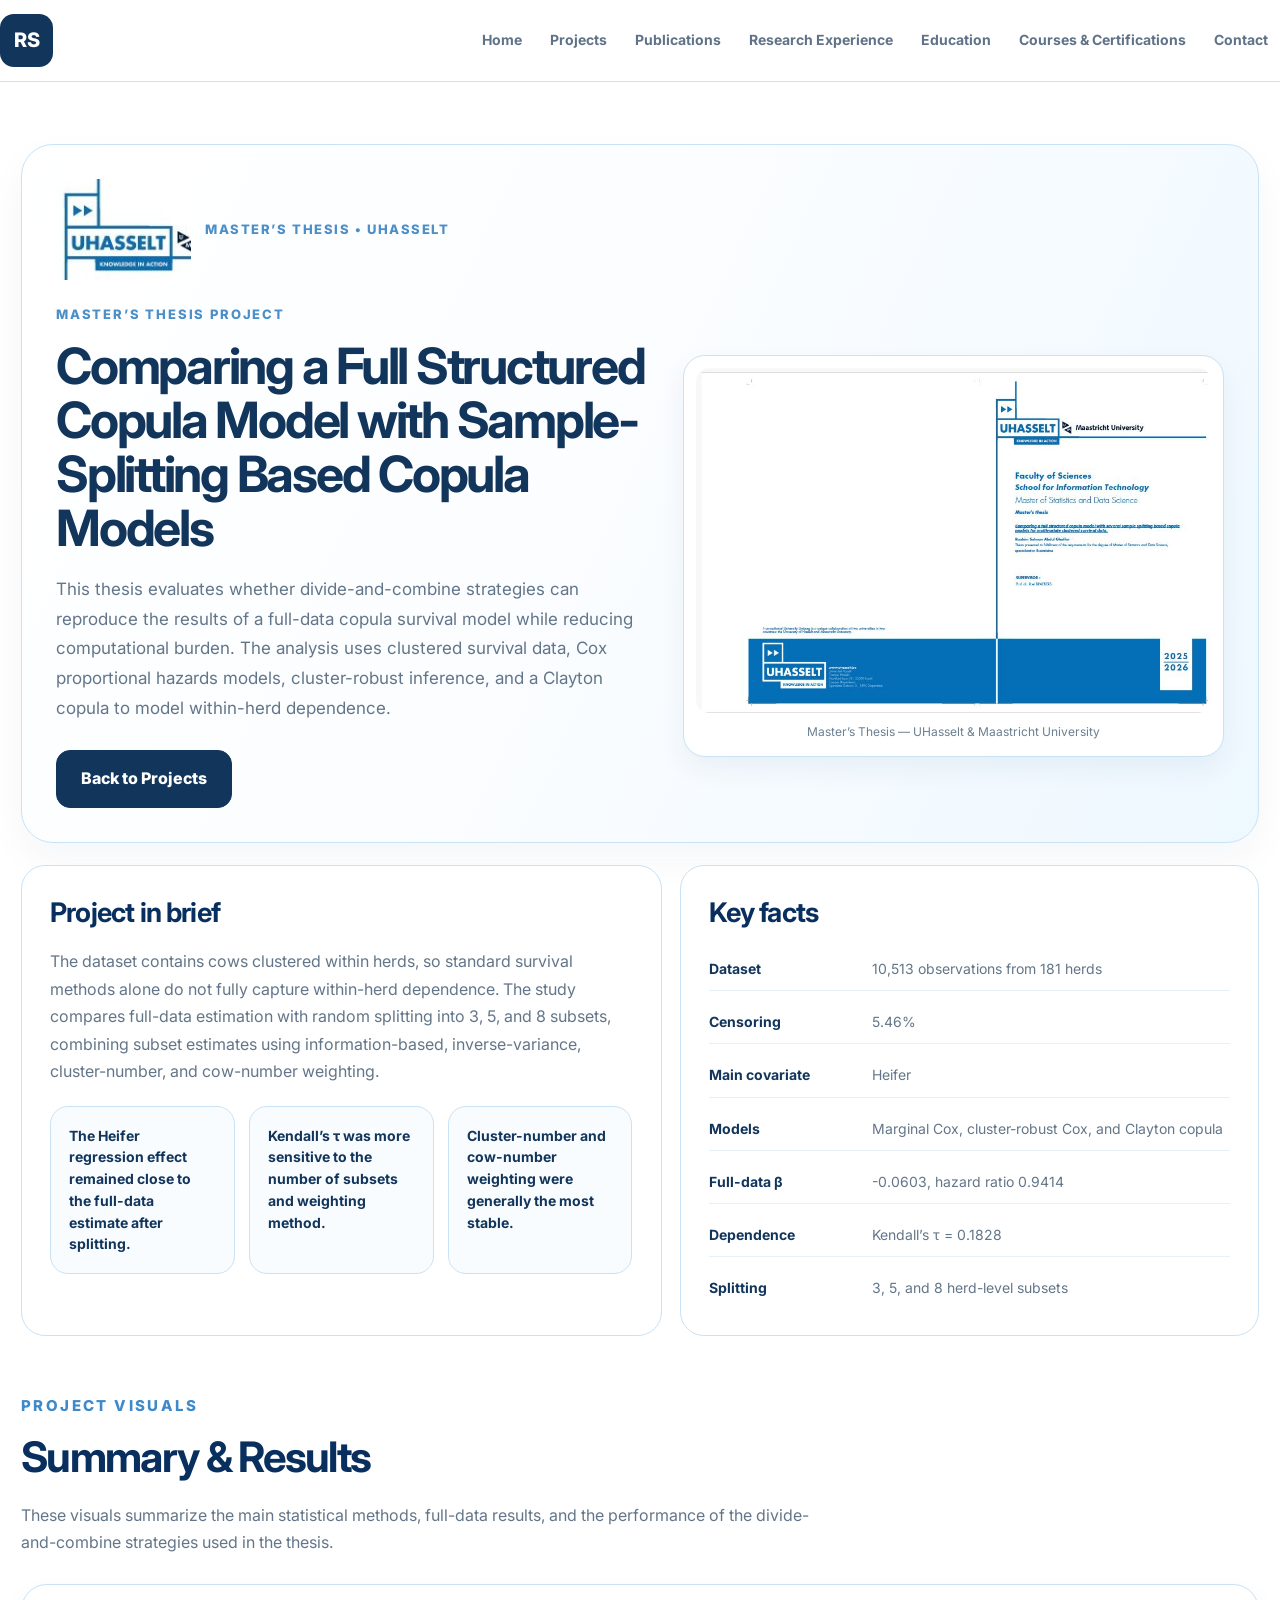
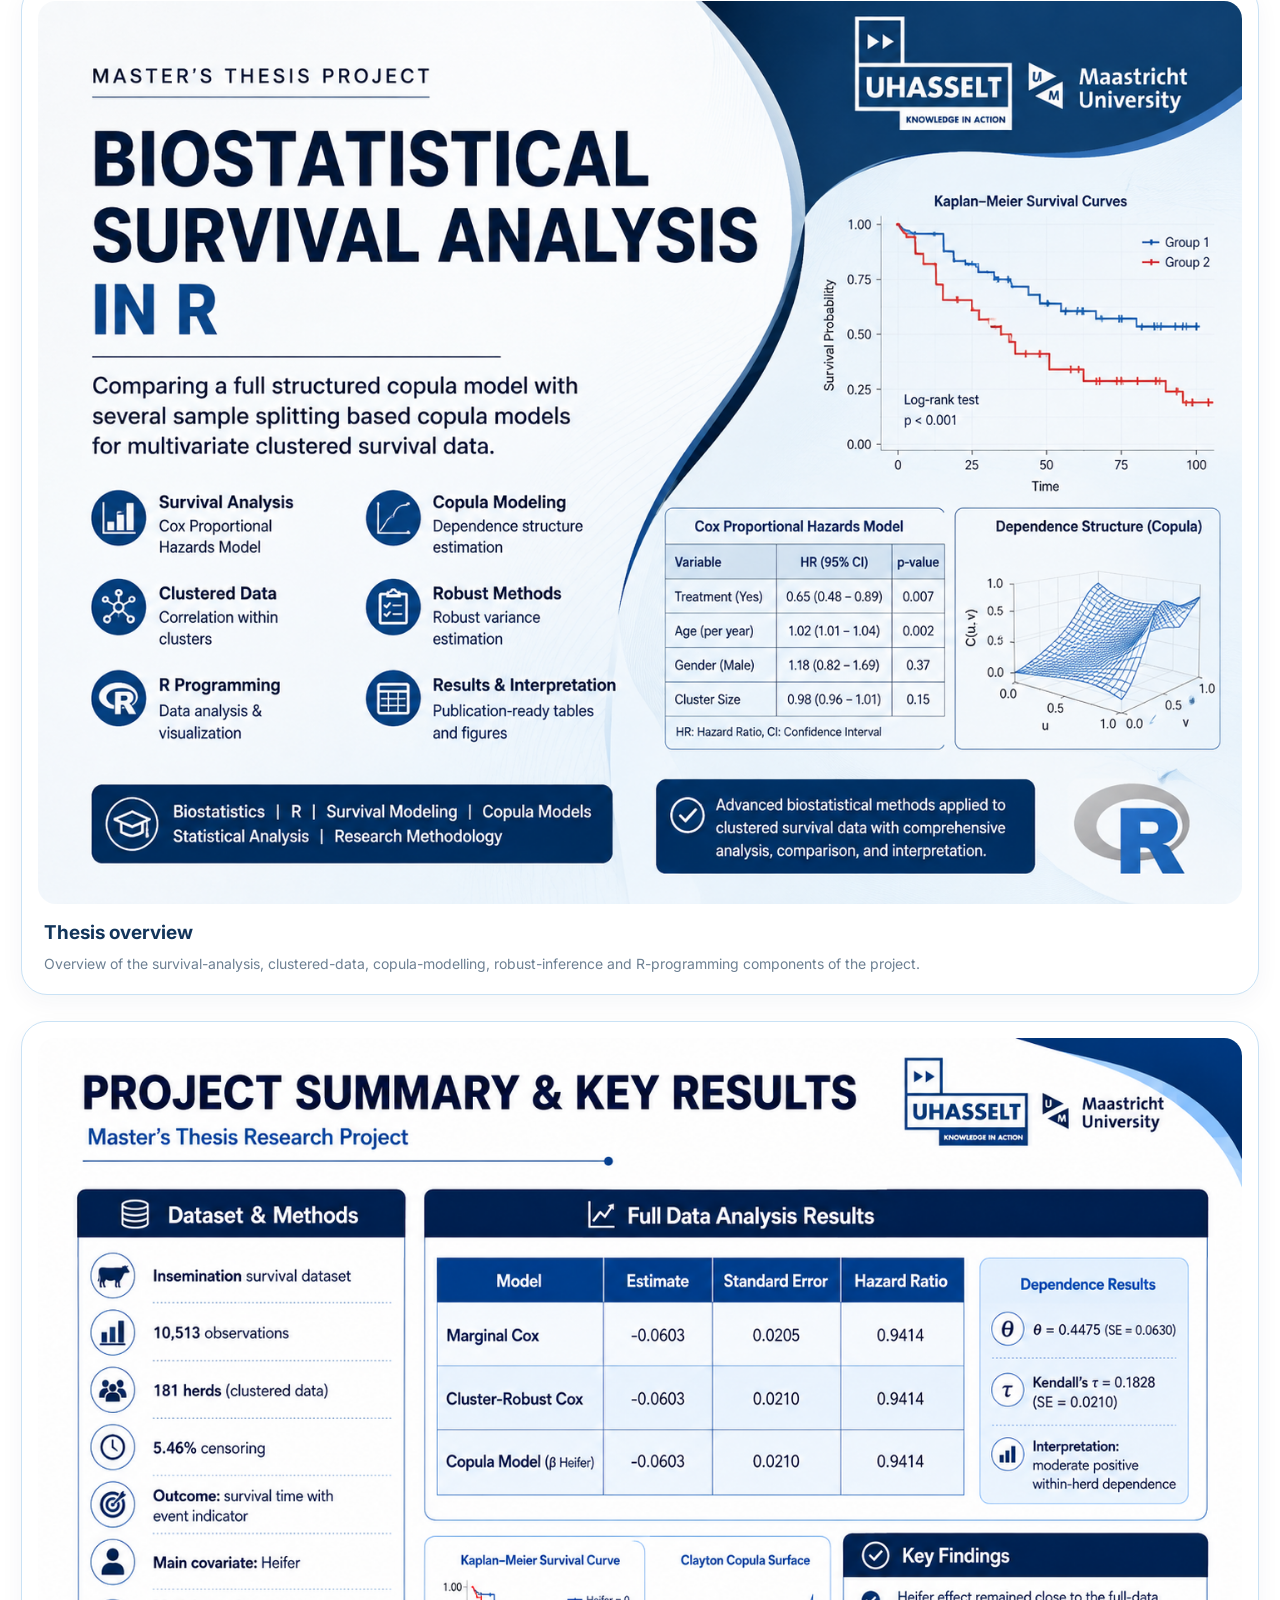
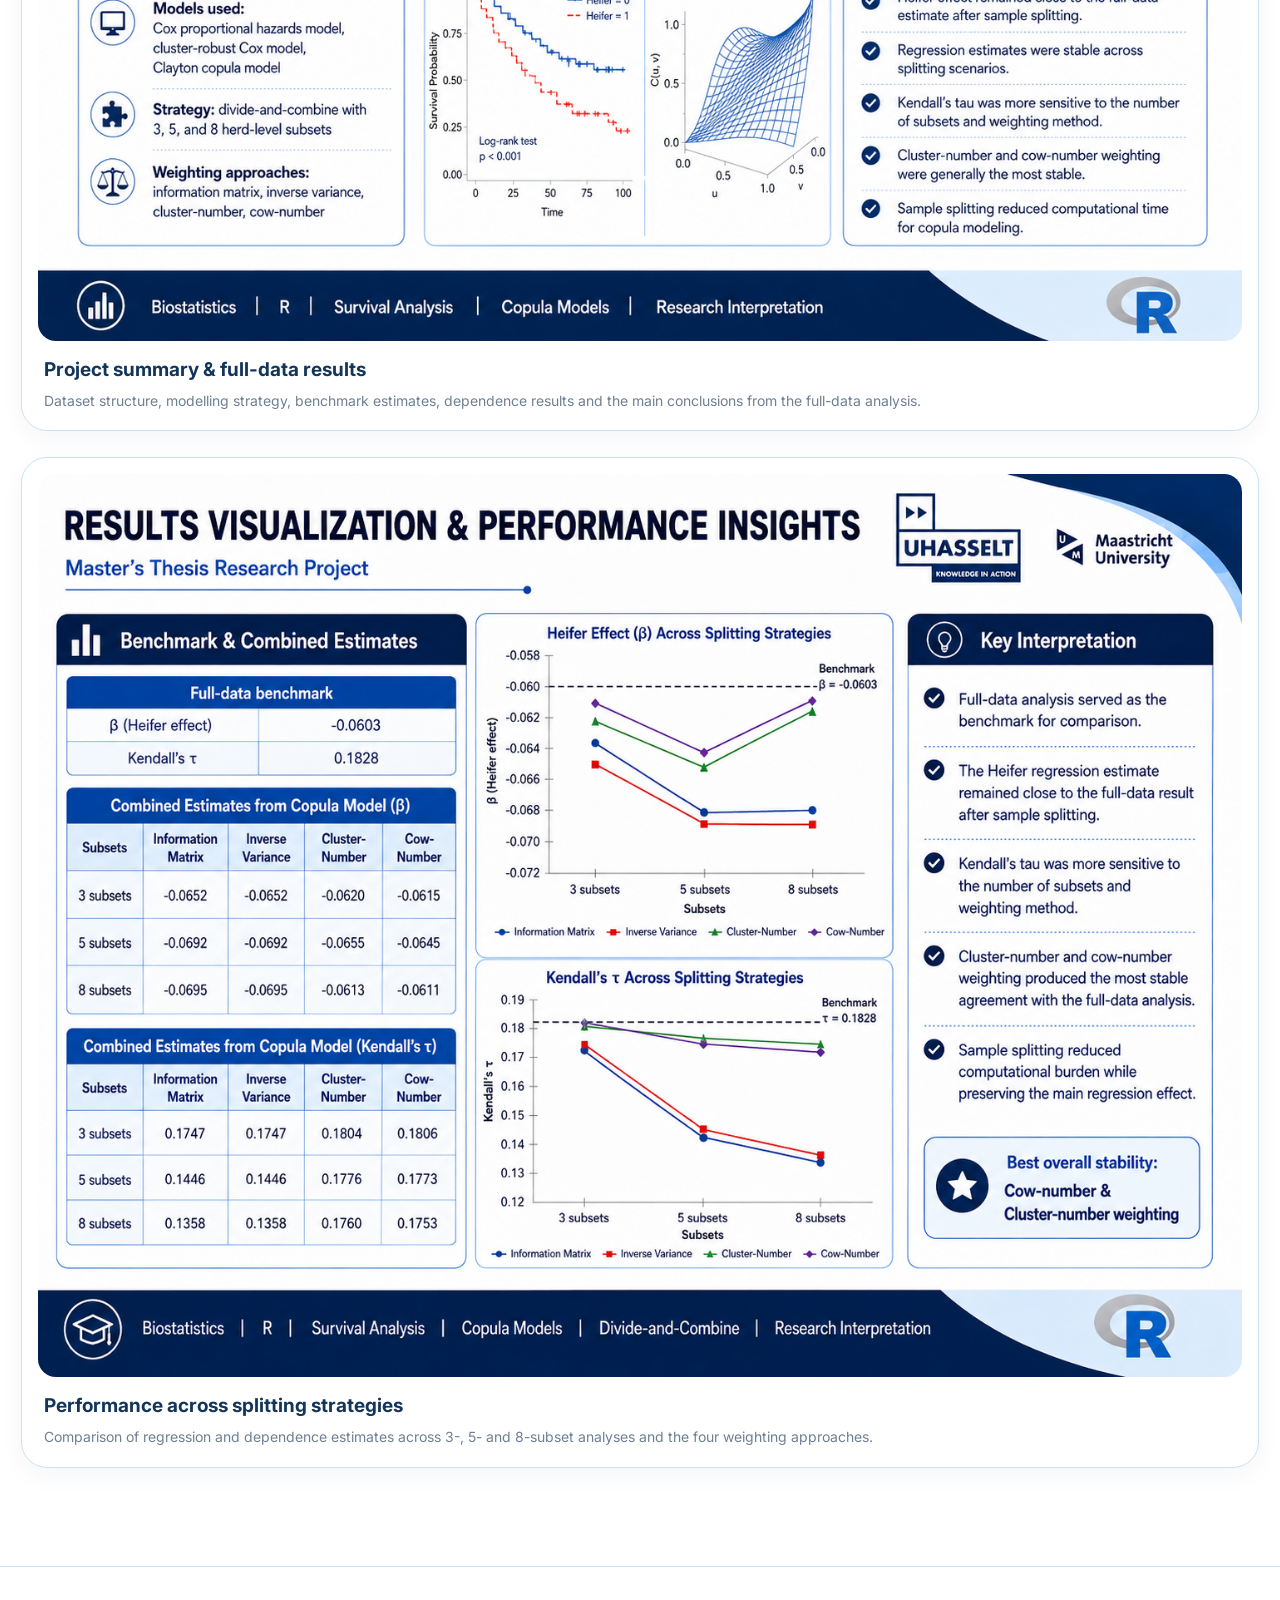
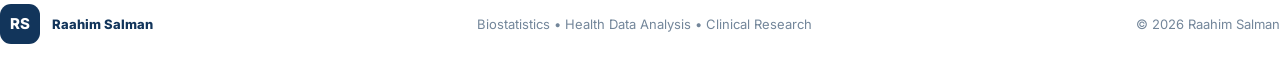
<file: master-thesis.html>
<!DOCTYPE html>
<html lang="en">
<head>
  <meta charset="UTF-8" />
  <meta name="viewport" content="width=device-width, initial-scale=1.0" />
  <meta name="description" content="Raahim Salman — Master’s Thesis project on divide-and-combine estimation for clustered survival data." />
  <meta name="theme-color" content="#ffffff" />
  <title>Master’s Thesis | Raahim Salman</title>

  <link rel="preconnect" href="https://fonts.googleapis.com">
  <link rel="preconnect" href="https://fonts.gstatic.com" crossorigin>
  <link href="https://fonts.googleapis.com/css2?family=Inter:wght@400;500;600;700;800&display=swap" rel="stylesheet">
  <link rel="stylesheet" href="style.css" />

  <style>
    .thesis-page{
      max-width:1318px;
      width:calc(100% - 42px);
      margin:62px auto 0;
    }

    .thesis-header{
      padding:34px;
      border:1px solid #c9e2f5;
      border-radius:32px;
      background:linear-gradient(115deg,#ffffff 0%,#fbfdff 45%,#eef8ff 100%);
      box-shadow:0 16px 38px rgba(18,53,91,.045);
    }

    .institution-row{
      display:flex;
      align-items:center;
      gap:14px;
      margin-bottom:24px;
    }

    .institution-logo{
      width:135px;
      height:auto;
      display:block;
      border-radius:8px;
    }

    .institution-label{
      color:#4c8fc7;
      font-size:13px;
      font-weight:800;
      letter-spacing:.12em;
      text-transform:uppercase;
    }

    .hero-grid{
      display:grid;
      grid-template-columns:1.05fr .95fr;
      gap:30px;
      align-items:center;
    }

    .thesis-kicker{
      margin:0 0 14px;
      color:#4c8fc7;
      font-size:13px;
      font-weight:800;
      letter-spacing:.14em;
      text-transform:uppercase;
    }

    .thesis-header h1{
      margin:0;
      color:#12355b;
      font-size:50px;
      line-height:1.08;
      letter-spacing:-.045em;
    }

    .thesis-lead{
      margin:20px 0 0;
      color:#637689;
      font-size:17px;
      line-height:1.75;
    }

    .thesis-actions{
      display:flex;
      gap:12px;
      flex-wrap:wrap;
      margin-top:26px;
    }

    .cover-card{
      padding:12px;
      border:1px solid #c9e2f5;
      border-radius:22px;
      background:#fff;
      box-shadow:0 12px 28px rgba(18,53,91,.06);
    }

    .cover-card img{
      width:100%;
      height:auto;
      display:block;
      border-radius:14px;
    }

    .cover-caption{
      padding:10px 4px 2px;
      color:#6b7f92;
      font-size:12px;
      text-align:center;
    }

    .thesis-summary-grid{
      display:grid;
      grid-template-columns:1.05fr .95fr;
      gap:18px;
      margin-top:22px;
    }

    .thesis-box{
      padding:26px 28px;
      border:1px solid #c9e2f5;
      border-radius:24px;
      background:#fff;
    }

    .thesis-box h2{
      margin:0 0 14px;
      color:#082f5e;
      font-size:27px;
      letter-spacing:-.03em;
    }

    .thesis-box p{
      margin:0;
      color:#637689;
      font-size:16px;
      line-height:1.72;
    }

    .fact-list{
      display:grid;
      gap:10px;
      margin-top:5px;
    }

    .fact{
      display:grid;
      grid-template-columns:145px 1fr;
      gap:18px;
      padding:10px 0;
      border-bottom:1px solid #e5f0f8;
    }

    .fact:last-child{border-bottom:0}

    .fact strong{
      color:#12355b;
      font-size:14px;
    }

    .fact span{
      color:#637689;
      font-size:14px;
      line-height:1.5;
    }

    .visuals-section{
      padding:58px 0 72px;
    }

    .visuals-section .section-kicker{
      margin-bottom:6px;
    }

    .visuals-section h2{
      margin:0 0 12px;
      color:#082f5e;
      font-size:42px;
      letter-spacing:-.04em;
    }

    .visuals-intro{
      max-width:820px;
      margin:0 0 28px;
      color:#637689;
      font-size:16px;
      line-height:1.7;
    }

    .thesis-visual-card{
      margin-bottom:26px;
      padding:16px;
      border:1px solid #c9e2f5;
      border-radius:26px;
      background:#fff;
      box-shadow:0 8px 24px rgba(18,53,91,.045);
    }

    .thesis-visual-card img{
      width:100%;
      height:auto;
      display:block;
      border-radius:18px;
    }

    .visual-caption{
      padding:14px 6px 2px;
    }

    .visual-caption h3{
      margin:0 0 5px;
      color:#12355b;
      font-size:19px;
    }

    .visual-caption p{
      margin:0;
      color:#6d8093;
      font-size:14px;
      line-height:1.6;
    }

    .key-findings{
      display:grid;
      grid-template-columns:repeat(3,1fr);
      gap:14px;
      margin-top:20px;
    }

    .finding{
      padding:18px;
      border:1px solid #c9e2f5;
      border-radius:18px;
      background:#f9fcfe;
      color:#12355b;
      font-size:14px;
      line-height:1.55;
      font-weight:700;
    }

    @media(max-width:900px){
      .hero-grid,
      .thesis-summary-grid,
      .key-findings{
        grid-template-columns:1fr;
      }

      .thesis-header h1{
        font-size:38px;
      }

      .fact{
        grid-template-columns:1fr;
        gap:3px;
      }
    }

    @media(max-width:560px){
      .thesis-page{
        width:calc(100% - 28px);
        margin-top:34px;
      }

      .thesis-header{
        padding:24px;
        border-radius:24px;
      }

      .institution-logo{
        width:110px;
      }

      .thesis-header h1{
        font-size:32px;
      }

      .thesis-lead{
        font-size:16px;
      }

      .visuals-section h2{
        font-size:34px;
      }
    }
  </style>
</head>

<body>
<header class="site-header">
  <div class="nav-wrap">
    <a class="logo" href="index.html#home" aria-label="Raahim Salman home">RS</a>
    <button class="menu-btn" aria-label="Open menu" aria-expanded="false">☰</button>

    <nav class="main-nav">
      <a href="index.html#home">Home</a>
      <a href="index.html#projects">Projects</a>
      <a href="index.html#publications">Publications</a>
      <a href="index.html#experience">Research Experience</a>
      <a href="index.html#education">Education</a>
      <a href="index.html#training">Courses & Certifications</a>
      <a href="index.html#contact">Contact</a>
    </nav>
  </div>
</header>

<main class="thesis-page">
  <section class="thesis-header">
    <div class="institution-row">
      <img class="institution-logo" src="assets/uhasselt-logo.jpg" alt="UHasselt logo" />
      <span class="institution-label">Master’s Thesis • UHasselt</span>
    </div>

    <div class="hero-grid">
      <div>
        <p class="thesis-kicker">MASTER’S THESIS PROJECT</p>

        <h1>Comparing a Full Structured Copula Model with Sample-Splitting Based Copula Models</h1>

        <p class="thesis-lead">
          This thesis evaluates whether divide-and-combine strategies can reproduce the results of a full-data
          copula survival model while reducing computational burden. The analysis uses clustered survival data,
          Cox proportional hazards models, cluster-robust inference, and a Clayton copula to model within-herd dependence.
        </p>

        <div class="thesis-actions">
          <a class="button button-primary" href="index.html#projects">Back to Projects</a>
        </div>
      </div>

      <div class="cover-card">
        <img src="assets/thesis-cover.jpg" alt="Master’s thesis cover page from UHasselt" />
        <div class="cover-caption">Master’s Thesis — UHasselt & Maastricht University</div>
      </div>
    </div>
  </section>

  <section class="thesis-summary-grid">
    <article class="thesis-box">
      <h2>Project in brief</h2>
      <p>
        The dataset contains cows clustered within herds, so standard survival methods alone do not fully capture
        within-herd dependence. The study compares full-data estimation with random splitting into 3, 5, and 8 subsets,
        combining subset estimates using information-based, inverse-variance, cluster-number, and cow-number weighting.
      </p>

      <div class="key-findings">
        <div class="finding">The Heifer regression effect remained close to the full-data estimate after splitting.</div>
        <div class="finding">Kendall’s τ was more sensitive to the number of subsets and weighting method.</div>
        <div class="finding">Cluster-number and cow-number weighting were generally the most stable.</div>
      </div>
    </article>

    <article class="thesis-box">
      <h2>Key facts</h2>

      <div class="fact-list">
        <div class="fact"><strong>Dataset</strong><span>10,513 observations from 181 herds</span></div>
        <div class="fact"><strong>Censoring</strong><span>5.46%</span></div>
        <div class="fact"><strong>Main covariate</strong><span>Heifer</span></div>
        <div class="fact"><strong>Models</strong><span>Marginal Cox, cluster-robust Cox, and Clayton copula</span></div>
        <div class="fact"><strong>Full-data β</strong><span>-0.0603, hazard ratio 0.9414</span></div>
        <div class="fact"><strong>Dependence</strong><span>Kendall’s τ = 0.1828</span></div>
        <div class="fact"><strong>Splitting</strong><span>3, 5, and 8 herd-level subsets</span></div>
      </div>
    </article>
  </section>

  <section class="visuals-section">
    <p class="section-kicker">PROJECT VISUALS</p>
    <h2>Summary & Results</h2>
    <p class="visuals-intro">
      These visuals summarize the main statistical methods, full-data results, and the performance of the
      divide-and-combine strategies used in the thesis.
    </p>

    <article class="thesis-visual-card">
      <img src="assets/thesis-overview.png" alt="Biostatistical survival analysis in R thesis overview" />
      <div class="visual-caption">
        <h3>Thesis overview</h3>
        <p>Overview of the survival-analysis, clustered-data, copula-modelling, robust-inference and R-programming components of the project.</p>
      </div>
    </article>

    <article class="thesis-visual-card">
      <img src="assets/project-summary-results.png" alt="Project summary and key results" />
      <div class="visual-caption">
        <h3>Project summary & full-data results</h3>
        <p>Dataset structure, modelling strategy, benchmark estimates, dependence results and the main conclusions from the full-data analysis.</p>
      </div>
    </article>

    <article class="thesis-visual-card">
      <img src="assets/results-performance.png" alt="Results visualization and performance insights" />
      <div class="visual-caption">
        <h3>Performance across splitting strategies</h3>
        <p>Comparison of regression and dependence estimates across 3-, 5- and 8-subset analyses and the four weighting approaches.</p>
      </div>
    </article>
  </section>
</main>

<footer class="footer">
  <div class="footer-inner">
    <div class="footer-brand"><span class="logo small">RS</span><span>Raahim Salman</span></div>
    <p>Biostatistics • Health Data Analysis • Clinical Research</p>
    <p>© <span id="year"></span> Raahim Salman</p>
  </div>
</footer>

<script src="script.js"></script>
</body>
</html>
</file>
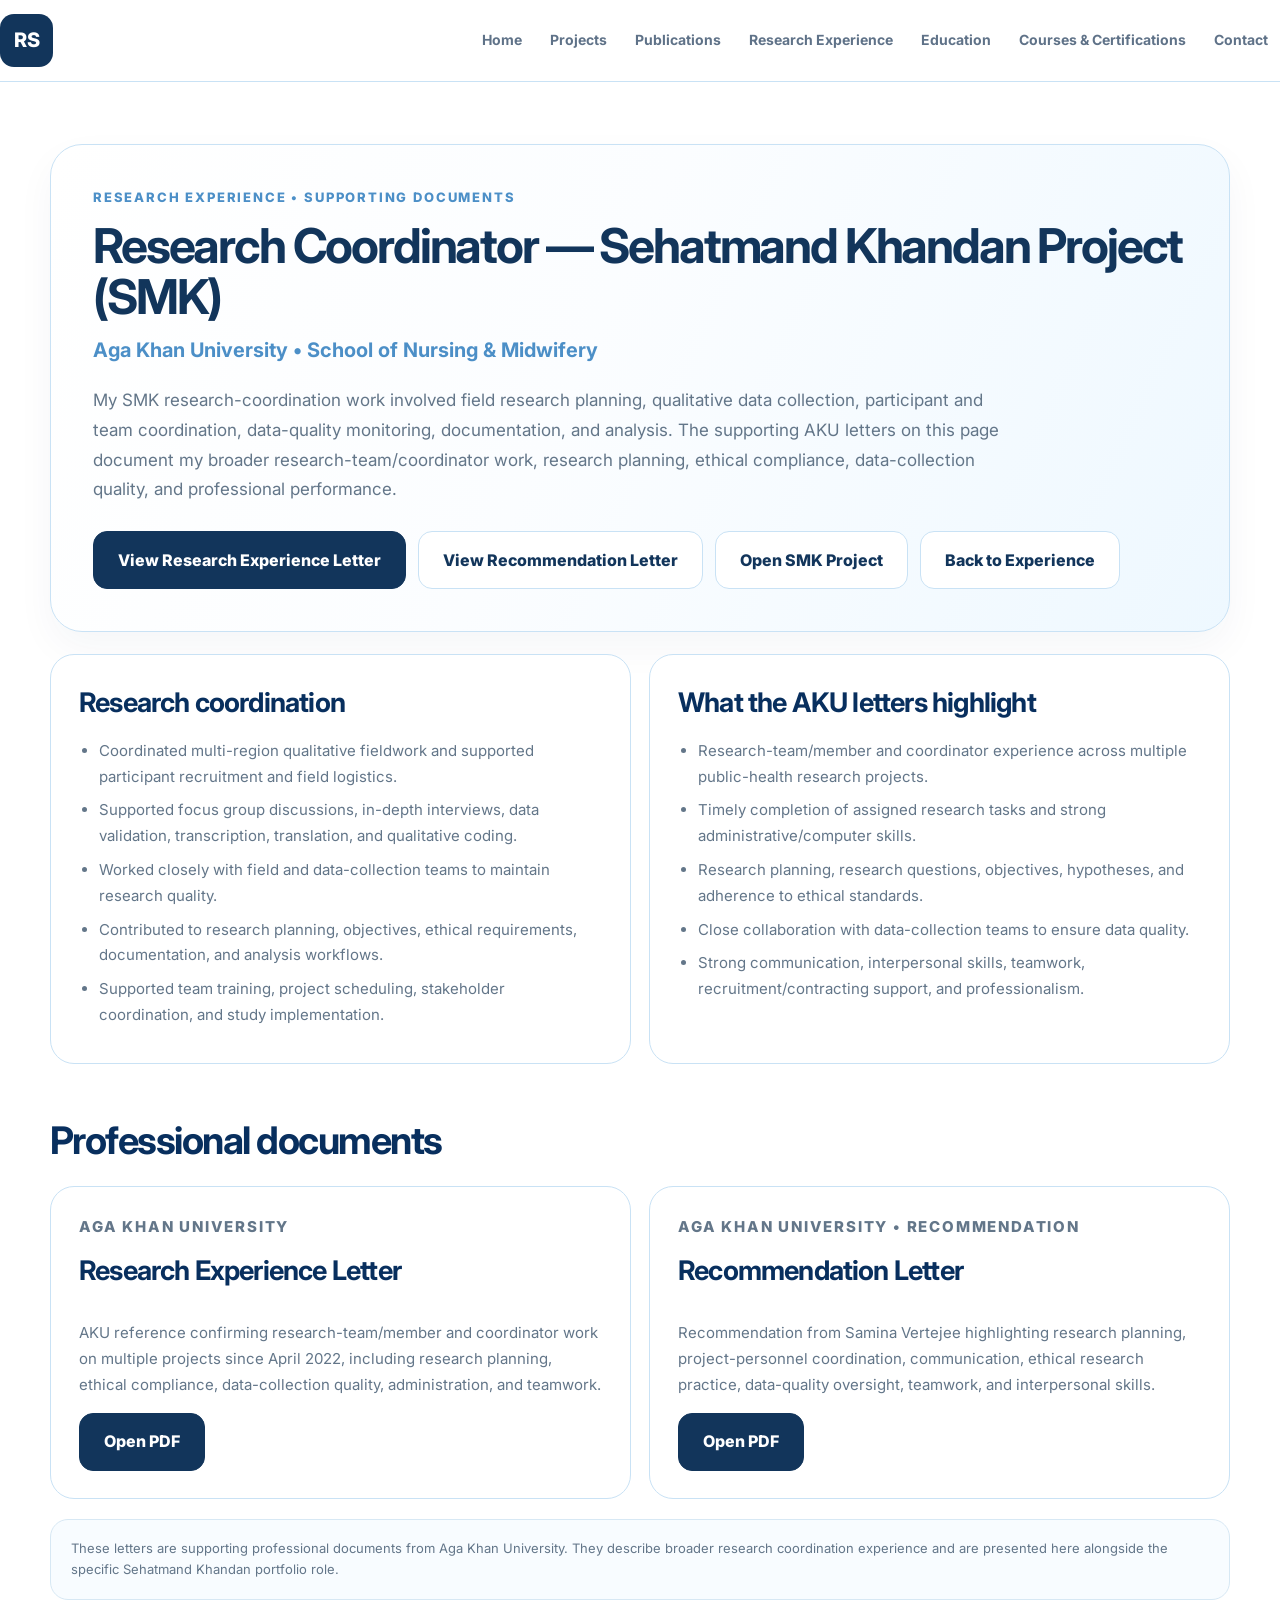
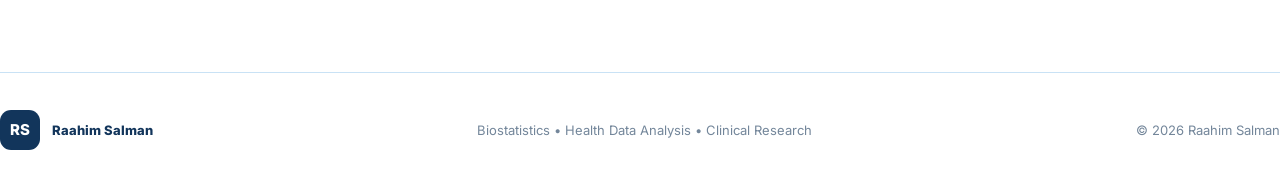
<file: research-coordinator-smk.html>
<!DOCTYPE html>
<html lang="en">
<head>
  <meta charset="UTF-8" />
  <meta name="viewport" content="width=device-width, initial-scale=1.0" />
  <meta name="description" content="Raahim Salman — Research Coordinator experience for the Sehatmand Khandan Project at Aga Khan University." />
  <meta name="theme-color" content="#ffffff" />
  <title>Research Coordinator — SMK | Raahim Salman</title>

  <link rel="preconnect" href="https://fonts.googleapis.com">
  <link rel="preconnect" href="https://fonts.gstatic.com" crossorigin>
  <link href="https://fonts.googleapis.com/css2?family=Inter:wght@400;500;600;700;800&display=swap" rel="stylesheet">
  <link rel="stylesheet" href="style.css" />

  <style>
    .experience-page{
      max-width:1180px;
      width:calc(100% - 42px);
      margin:62px auto 72px;
    }
    .experience-hero{
      padding:42px;
      border:1px solid #c9e2f5;
      border-radius:32px;
      background:linear-gradient(115deg,#ffffff 0%,#fbfdff 45%,#eef8ff 100%);
      box-shadow:0 16px 38px rgba(18,53,91,.045);
    }
    .experience-kicker{
      margin:0 0 12px;
      color:#4c8fc7;
      font-size:13px;
      font-weight:800;
      letter-spacing:.14em;
      text-transform:uppercase;
    }
    .experience-hero h1{
      margin:0;
      color:#12355b;
      font-size:48px;
      line-height:1.08;
      letter-spacing:-.045em;
    }
    .experience-org{
      margin:13px 0 0;
      color:#4c8fc7;
      font-size:20px;
      font-weight:700;
      line-height:1.4;
    }
    .experience-lead{
      max-width:930px;
      margin:22px 0 0;
      color:#637689;
      font-size:17px;
      line-height:1.75;
    }
    .experience-actions{
      display:flex;
      flex-wrap:wrap;
      gap:12px;
      margin-top:26px;
    }
    .summary-grid{
      display:grid;
      grid-template-columns:1fr 1fr;
      gap:18px;
      margin-top:22px;
    }
    .summary-card,.document-card{
      padding:27px 28px;
      border:1px solid #c9e2f5;
      border-radius:24px;
      background:#fff;
    }
    .summary-card h2,.document-card h2{
      margin:0 0 13px;
      color:#082f5e;
      font-size:27px;
      letter-spacing:-.03em;
    }
    .summary-card p,.summary-card li,.document-card p{
      color:#637689;
      font-size:15px;
      line-height:1.72;
    }
    .summary-card ul{
      margin:0;
      padding-left:20px;
    }
    .summary-card li{margin-bottom:8px}
    .documents-title{
      margin:46px 0 16px;
      color:#082f5e;
      font-size:38px;
      letter-spacing:-.04em;
    }
    .documents-grid{
      display:grid;
      grid-template-columns:1fr 1fr;
      gap:18px;
    }
    .document-card{
      display:flex;
      flex-direction:column;
      min-height:245px;
    }
    .doc-label{
      color:#4c8fc7;
      font-size:12px;
      font-weight:800;
      letter-spacing:.12em;
      text-transform:uppercase;
      margin:0 0 10px;
    }
    .document-card .button{
      margin-top:auto;
      align-self:flex-start;
    }
    .note{
      margin-top:20px;
      padding:18px 20px;
      border:1px solid #d7e8f4;
      border-radius:18px;
      background:#f8fcff;
      color:#637689;
      font-size:13px;
      line-height:1.65;
    }
    @media(max-width:800px){
      .summary-grid,.documents-grid{grid-template-columns:1fr}
      .experience-hero h1{font-size:36px}
    }
    @media(max-width:560px){
      .experience-page{width:calc(100% - 28px);margin-top:34px}
      .experience-hero{padding:28px 22px;border-radius:24px}
      .experience-hero h1{font-size:31px}
    }
  </style>
</head>

<body>
<header class="site-header">
  <div class="nav-wrap">
    <a class="logo" href="index.html#home" aria-label="Raahim Salman home">RS</a>
    <button class="menu-btn" aria-label="Open menu" aria-expanded="false">☰</button>
    <nav class="main-nav">
      <a href="index.html#home">Home</a>
      <a href="index.html#projects">Projects</a>
      <a href="index.html#publications">Publications</a>
      <a href="index.html#experience">Research Experience</a>
      <a href="index.html#education">Education</a>
      <a href="index.html#training">Courses & Certifications</a>
      <a href="index.html#contact">Contact</a>
    </nav>
  </div>
</header>

<main class="experience-page">
  <section class="experience-hero">
    <p class="experience-kicker">RESEARCH EXPERIENCE • SUPPORTING DOCUMENTS</p>
    <h1>Research Coordinator — Sehatmand Khandan Project (SMK)</h1>
    <p class="experience-org">Aga Khan University • School of Nursing & Midwifery</p>

    <p class="experience-lead">
      My SMK research-coordination work involved field research planning, qualitative data collection,
      participant and team coordination, data-quality monitoring, documentation, and analysis. The supporting
      AKU letters on this page document my broader research-team/coordinator work, research planning,
      ethical compliance, data-collection quality, and professional performance.
    </p>

    <div class="experience-actions">
      <a class="button button-primary" href="assets/Raahim_Salman_AKU_Research_Experience_Letter.pdf" target="_blank" rel="noopener">View Research Experience Letter</a>
      <a class="button button-secondary" href="assets/Raahim_Salman_Samina_Vertejee_Recommendation_Letter.pdf" target="_blank" rel="noopener">View Recommendation Letter</a>
      <a class="button button-secondary" href="sehatmand-khandan.html">Open SMK Project</a>
      <a class="button button-secondary" href="index.html#experience">Back to Experience</a>
    </div>
  </section>

  <section class="summary-grid">
    <article class="summary-card">
      <h2>Research coordination</h2>
      <ul>
        <li>Coordinated multi-region qualitative fieldwork and supported participant recruitment and field logistics.</li>
        <li>Supported focus group discussions, in-depth interviews, data validation, transcription, translation, and qualitative coding.</li>
        <li>Worked closely with field and data-collection teams to maintain research quality.</li>
        <li>Contributed to research planning, objectives, ethical requirements, documentation, and analysis workflows.</li>
        <li>Supported team training, project scheduling, stakeholder coordination, and study implementation.</li>
      </ul>
    </article>

    <article class="summary-card">
      <h2>What the AKU letters highlight</h2>
      <ul>
        <li>Research-team/member and coordinator experience across multiple public-health research projects.</li>
        <li>Timely completion of assigned research tasks and strong administrative/computer skills.</li>
        <li>Research planning, research questions, objectives, hypotheses, and adherence to ethical standards.</li>
        <li>Close collaboration with data-collection teams to ensure data quality.</li>
        <li>Strong communication, interpersonal skills, teamwork, recruitment/contracting support, and professionalism.</li>
      </ul>
    </article>
  </section>

  <h2 class="documents-title">Professional documents</h2>

  <section class="documents-grid">
    <article class="document-card">
      <p class="doc-label">AGA KHAN UNIVERSITY</p>
      <h2>Research Experience Letter</h2>
      <p>
        AKU reference confirming research-team/member and coordinator work on multiple projects since April 2022,
        including research planning, ethical compliance, data-collection quality, administration, and teamwork.
      </p>
      <a class="button button-primary" href="assets/Raahim_Salman_AKU_Research_Experience_Letter.pdf" target="_blank" rel="noopener">Open PDF</a>
    </article>

    <article class="document-card">
      <p class="doc-label">AGA KHAN UNIVERSITY • RECOMMENDATION</p>
      <h2>Recommendation Letter</h2>
      <p>
        Recommendation from Samina Vertejee highlighting research planning, project-personnel coordination,
        communication, ethical research practice, data-quality oversight, teamwork, and interpersonal skills.
      </p>
      <a class="button button-primary" href="assets/Raahim_Salman_Samina_Vertejee_Recommendation_Letter.pdf" target="_blank" rel="noopener">Open PDF</a>
    </article>
  </section>

  <div class="note">
    These letters are supporting professional documents from Aga Khan University. They describe broader research
    coordination experience and are presented here alongside the specific Sehatmand Khandan portfolio role.
  </div>
</main>

<footer class="footer">
  <div class="footer-inner">
    <div class="footer-brand"><span class="logo small">RS</span><span>Raahim Salman</span></div>
    <p>Biostatistics • Health Data Analysis • Clinical Research</p>
    <p>© <span id="year"></span> Raahim Salman</p>
  </div>
</footer>

<script src="script.js"></script>
</body>
</html>
</file>
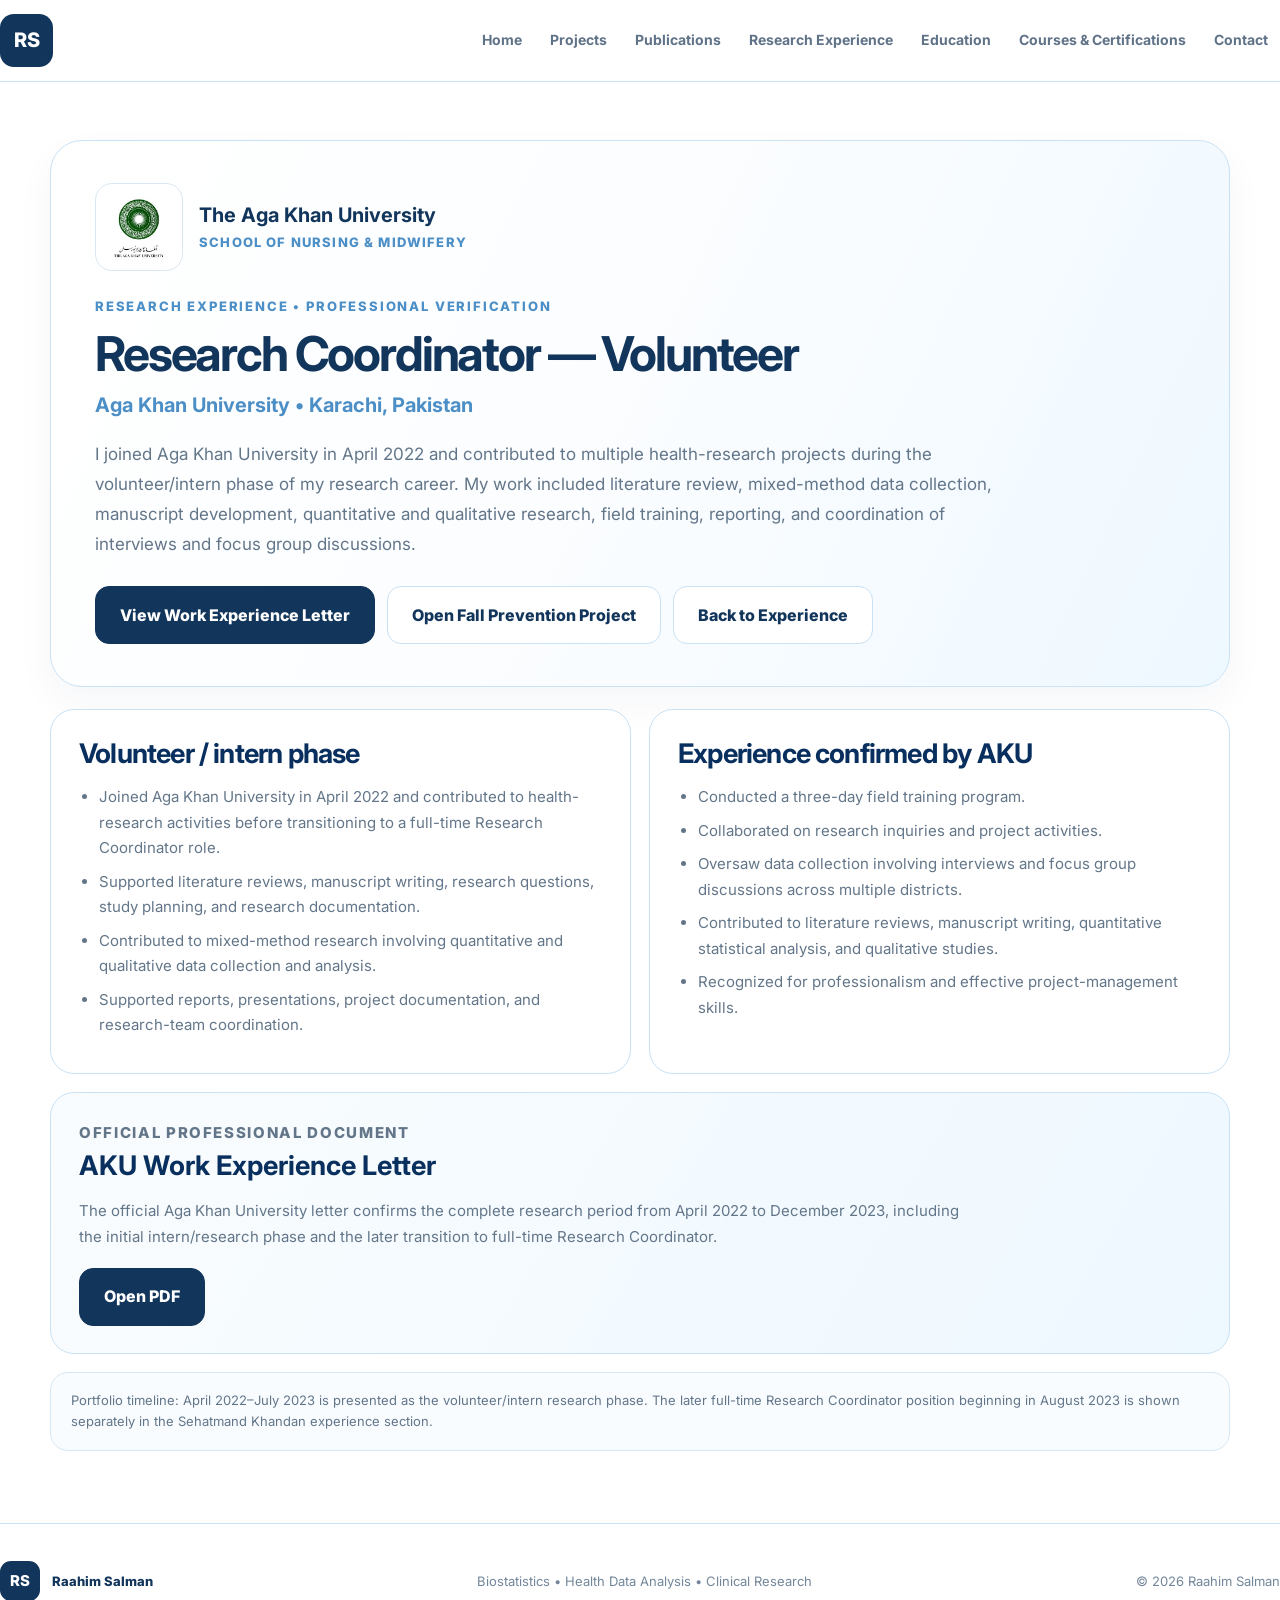
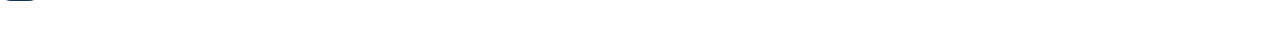
<file: research-coordinator-volunteer.html>
<!DOCTYPE html>
<html lang="en">
<head>
  <meta charset="UTF-8" />
  <meta name="viewport" content="width=device-width, initial-scale=1.0" />
  <meta name="description" content="Raahim Salman — Volunteer research coordination experience at Aga Khan University." />
  <meta name="theme-color" content="#ffffff" />
  <title>Research Coordinator — Volunteer | Raahim Salman</title>

  <link rel="preconnect" href="https://fonts.googleapis.com">
  <link rel="preconnect" href="https://fonts.gstatic.com" crossorigin>
  <link href="https://fonts.googleapis.com/css2?family=Inter:wght@400;500;600;700;800&display=swap" rel="stylesheet">
  <link rel="stylesheet" href="style.css" />

  <style>
    /* IMPORTANT: all classes are unique to this page so they do not
       inherit the homepage .hero / .hero h1 layout. */
    .volunteer-page {
      max-width:1180px;
      width:calc(100% - 42px);
      margin:58px auto 72px;
    }

    .volunteer-hero {
      padding:42px 44px;
      border:1px solid #c9e2f5;
      border-radius:32px;
      background:linear-gradient(115deg,#ffffff 0%,#fbfdff 48%,#eef8ff 100%);
      box-shadow:0 16px 38px rgba(18,53,91,.045);
    }

    .volunteer-brand {
      display:flex;
      align-items:center;
      gap:16px;
      margin-bottom:25px;
    }

    .volunteer-brand img {
      width:88px;
      height:88px;
      object-fit:contain;
      padding:8px;
      background:#fff;
      border:1px solid #d7e8f4;
      border-radius:17px;
    }

    .volunteer-brand strong {
      display:block;
      color:#12355b;
      font-size:20px;
      line-height:1.3;
    }

    .volunteer-brand span {
      display:block;
      margin-top:4px;
      color:#4c8fc7;
      font-size:13px;
      font-weight:800;
      letter-spacing:.09em;
      text-transform:uppercase;
    }

    .volunteer-kicker {
      margin:0 0 11px;
      color:#4c8fc7;
      font-size:13px;
      font-weight:800;
      letter-spacing:.14em;
      text-transform:uppercase;
    }

    .volunteer-title {
      max-width:850px;
      margin:0;
      color:#12355b;
      font-size:48px;
      line-height:1.08;
      letter-spacing:-.045em;
    }

    .volunteer-org {
      margin:12px 0 0;
      color:#4c8fc7;
      font-size:20px;
      font-weight:700;
      line-height:1.4;
    }

    .volunteer-lead {
      max-width:900px;
      margin:21px 0 0;
      color:#637689;
      font-size:17px;
      line-height:1.75;
    }

    .volunteer-actions {
      display:flex;
      flex-wrap:wrap;
      gap:12px;
      margin-top:27px;
    }

    .volunteer-content-grid {
      display:grid;
      grid-template-columns:1fr 1fr;
      gap:18px;
      margin-top:22px;
    }

    .volunteer-card {
      padding:27px 28px;
      border:1px solid #c9e2f5;
      border-radius:24px;
      background:#fff;
    }

    .volunteer-card h2 {
      margin:0 0 13px;
      color:#082f5e;
      font-size:27px;
      line-height:1.25;
      letter-spacing:-.03em;
    }

    .volunteer-card ul {
      margin:0;
      padding-left:20px;
    }

    .volunteer-card li {
      margin-bottom:8px;
      color:#637689;
      font-size:15px;
      line-height:1.7;
    }

    .volunteer-document {
      margin-top:18px;
      padding:27px 28px;
      border:1px solid #c9e2f5;
      border-radius:24px;
      background:linear-gradient(120deg,#f9fcfe,#eef8ff);
    }

    .volunteer-document-label {
      margin:0 0 8px;
      color:#4c8fc7;
      font-size:12px;
      font-weight:800;
      letter-spacing:.11em;
      text-transform:uppercase;
    }

    .volunteer-document h2 {
      margin:0 0 10px;
      color:#082f5e;
      font-size:27px;
    }

    .volunteer-document p {
      max-width:880px;
      margin:0;
      color:#637689;
      font-size:15px;
      line-height:1.72;
    }

    .volunteer-document .button {
      margin-top:18px;
    }

    .volunteer-note {
      margin-top:18px;
      padding:17px 20px;
      border:1px solid #d7e8f4;
      border-radius:18px;
      background:#f8fcff;
      color:#637689;
      font-size:13px;
      line-height:1.65;
    }

    @media(max-width:800px) {
      .volunteer-content-grid {
        grid-template-columns:1fr;
      }

      .volunteer-title {
        font-size:37px;
      }
    }

    @media(max-width:560px) {
      .volunteer-page {
        width:calc(100% - 28px);
        margin-top:32px;
      }

      .volunteer-hero {
        padding:28px 22px;
        border-radius:24px;
      }

      .volunteer-brand {
        align-items:flex-start;
      }

      .volunteer-brand img {
        width:72px;
        height:72px;
      }

      .volunteer-title {
        font-size:31px;
      }

      .volunteer-lead {
        font-size:16px;
      }
    }
  </style>
</head>

<body>
<header class="site-header">
  <div class="nav-wrap">
    <a class="logo" href="index.html#home" aria-label="Raahim Salman home">RS</a>
    <button class="menu-btn" aria-label="Open menu" aria-expanded="false">☰</button>

    <nav class="main-nav">
      <a href="index.html#home">Home</a>
      <a href="index.html#projects">Projects</a>
      <a href="index.html#publications">Publications</a>
      <a href="index.html#experience">Research Experience</a>
      <a href="index.html#education">Education</a>
      <a href="index.html#training">Courses & Certifications</a>
      <a href="index.html#contact">Contact</a>
    </nav>
  </div>
</header>

<main class="volunteer-page">

  <section class="volunteer-hero">
    <div class="volunteer-brand">
      <img src="assets/aku-logo.jpg" alt="The Aga Khan University logo" />
      <div>
        <strong>The Aga Khan University</strong>
        <span>School of Nursing & Midwifery</span>
      </div>
    </div>

    <p class="volunteer-kicker">RESEARCH EXPERIENCE • PROFESSIONAL VERIFICATION</p>

    <h1 class="volunteer-title">Research Coordinator — Volunteer</h1>

    <p class="volunteer-org">Aga Khan University • Karachi, Pakistan</p>

    <p class="volunteer-lead">
      I joined Aga Khan University in April 2022 and contributed to multiple health-research projects
      during the volunteer/intern phase of my research career. My work included literature review,
      mixed-method data collection, manuscript development, quantitative and qualitative research,
      field training, reporting, and coordination of interviews and focus group discussions.
    </p>

    <div class="volunteer-actions">
      <a class="button button-primary"
         href="assets/Raahim_Salman_AKU_Research_Work_Experience_Letter.pdf"
         target="_blank"
         rel="noopener">View Work Experience Letter</a>

      <a class="button button-secondary"
         href="fall-prevention.html">Open Fall Prevention Project</a>

      <a class="button button-secondary"
         href="index.html#experience">Back to Experience</a>
    </div>
  </section>

  <section class="volunteer-content-grid">
    <article class="volunteer-card">
      <h2>Volunteer / intern phase</h2>
      <ul>
        <li>Joined Aga Khan University in April 2022 and contributed to health-research activities before transitioning to a full-time Research Coordinator role.</li>
        <li>Supported literature reviews, manuscript writing, research questions, study planning, and research documentation.</li>
        <li>Contributed to mixed-method research involving quantitative and qualitative data collection and analysis.</li>
        <li>Supported reports, presentations, project documentation, and research-team coordination.</li>
      </ul>
    </article>

    <article class="volunteer-card">
      <h2>Experience confirmed by AKU</h2>
      <ul>
        <li>Conducted a three-day field training program.</li>
        <li>Collaborated on research inquiries and project activities.</li>
        <li>Oversaw data collection involving interviews and focus group discussions across multiple districts.</li>
        <li>Contributed to literature reviews, manuscript writing, quantitative statistical analysis, and qualitative studies.</li>
        <li>Recognized for professionalism and effective project-management skills.</li>
      </ul>
    </article>
  </section>

  <section class="volunteer-document">
    <p class="volunteer-document-label">OFFICIAL PROFESSIONAL DOCUMENT</p>
    <h2>AKU Work Experience Letter</h2>
    <p>
      The official Aga Khan University letter confirms the complete research period from April 2022 to
      December 2023, including the initial intern/research phase and the later transition to full-time
      Research Coordinator.
    </p>

    <a class="button button-primary"
       href="assets/Raahim_Salman_AKU_Research_Work_Experience_Letter.pdf"
       target="_blank"
       rel="noopener">Open PDF</a>
  </section>

  <div class="volunteer-note">
    Portfolio timeline: April 2022–July 2023 is presented as the volunteer/intern research phase.
    The later full-time Research Coordinator position beginning in August 2023 is shown separately
    in the Sehatmand Khandan experience section.
  </div>

</main>

<footer class="footer">
  <div class="footer-inner">
    <div class="footer-brand">
      <span class="logo small">RS</span>
      <span>Raahim Salman</span>
    </div>
    <p>Biostatistics • Health Data Analysis • Clinical Research</p>
    <p>© <span id="year"></span> Raahim Salman</p>
  </div>
</footer>

<script src="script.js"></script>
</body>
</html>
</file>
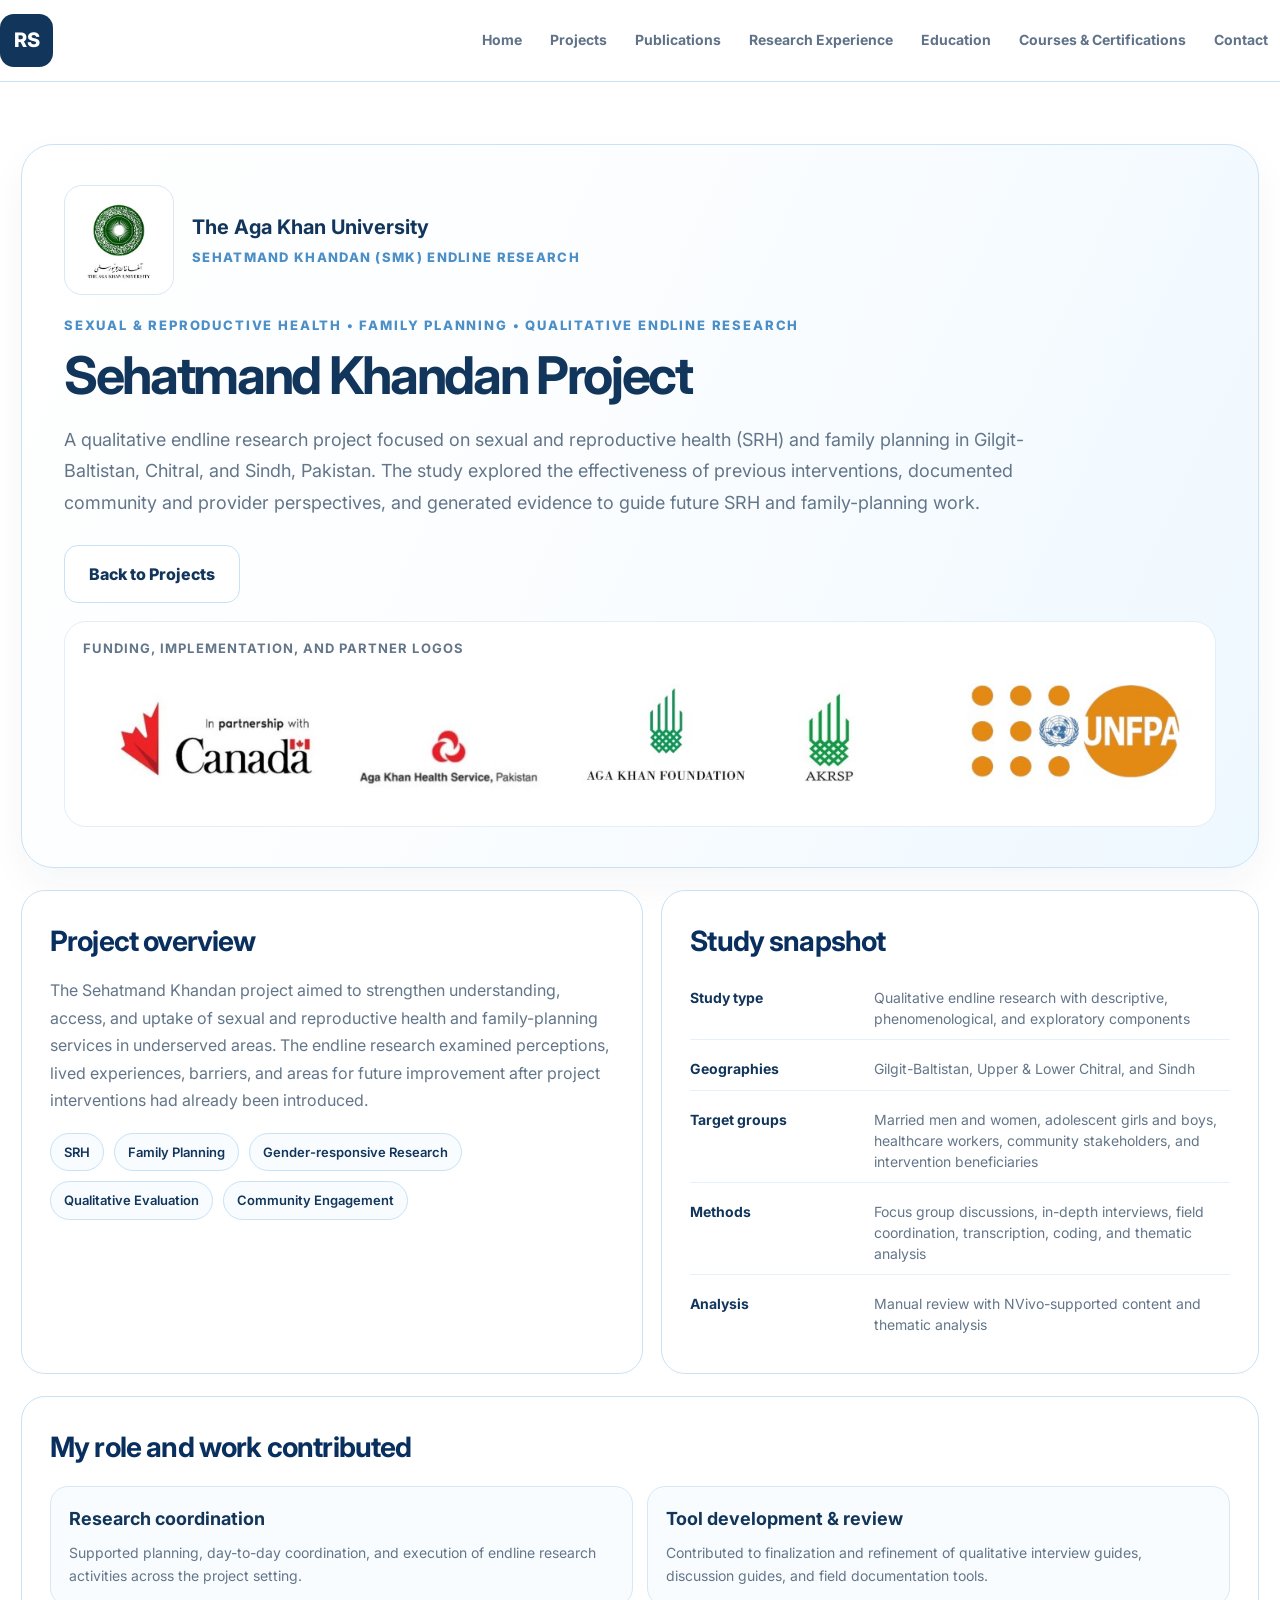
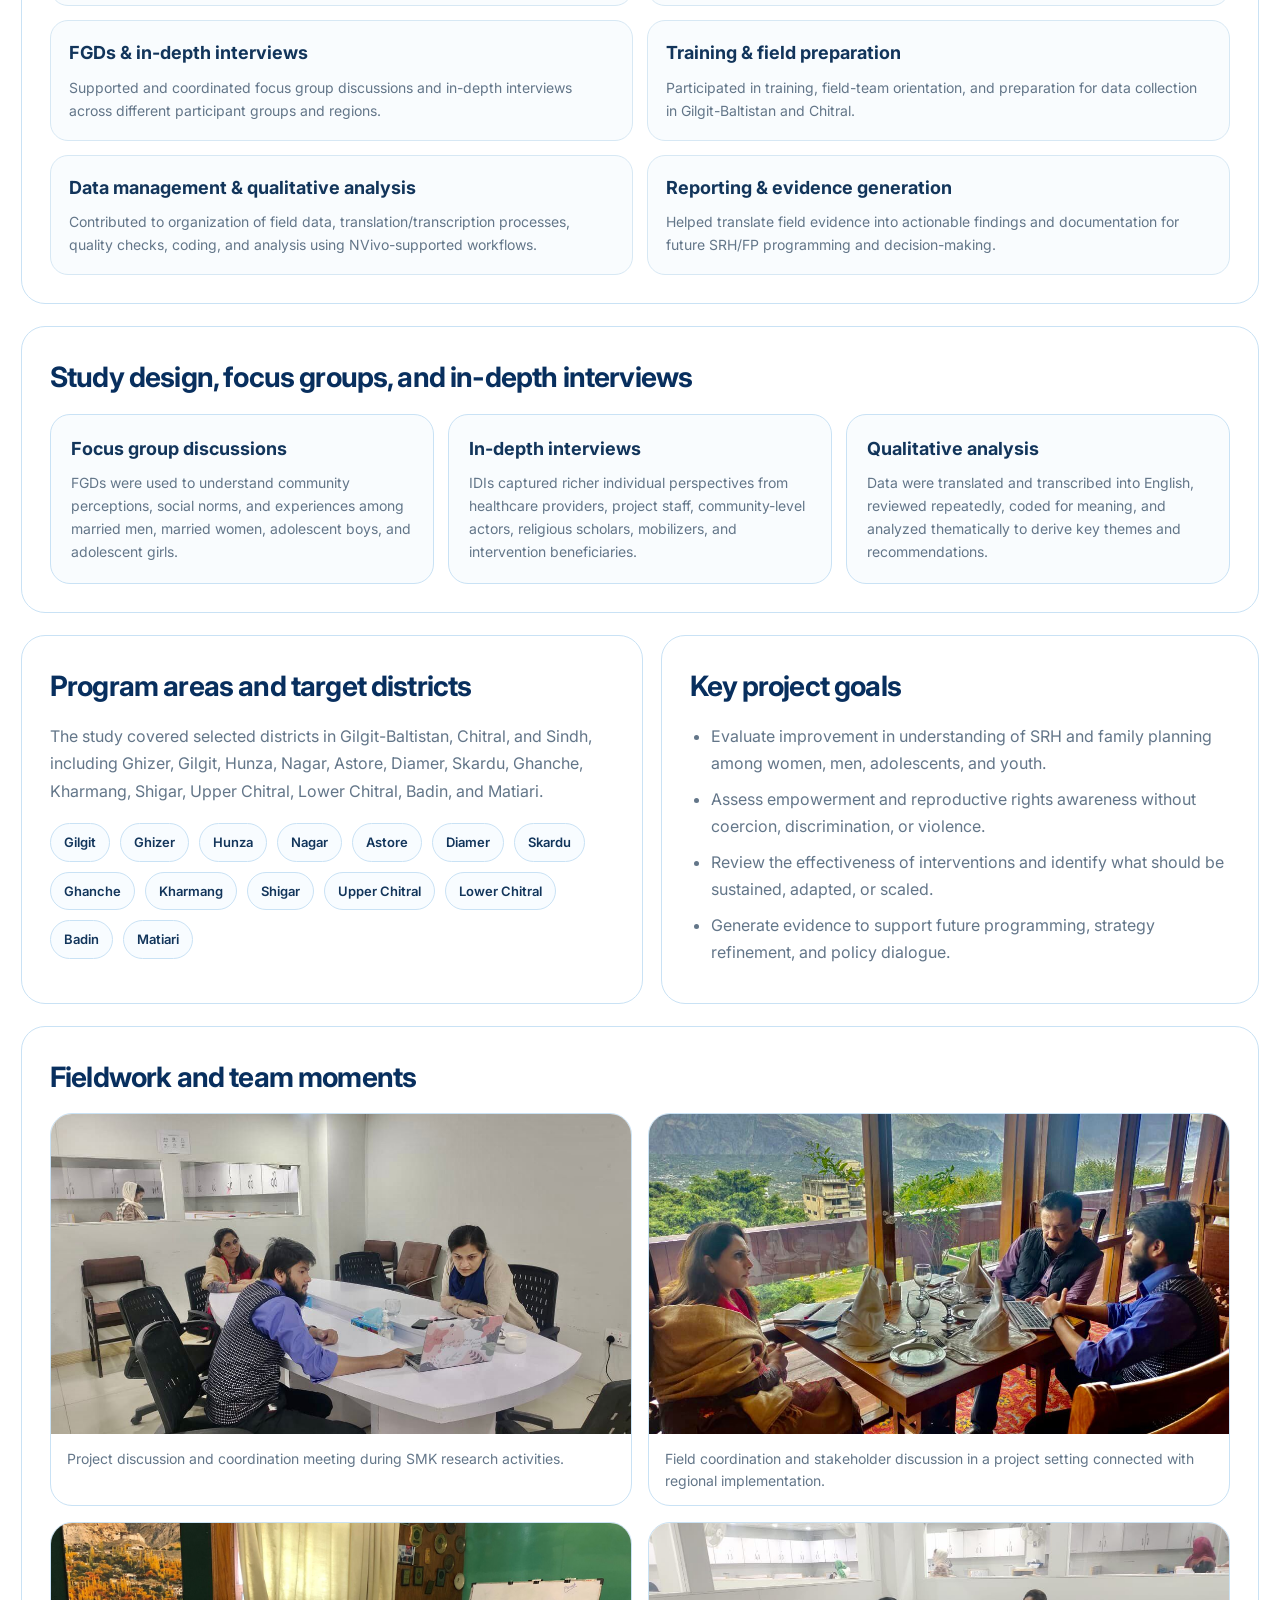
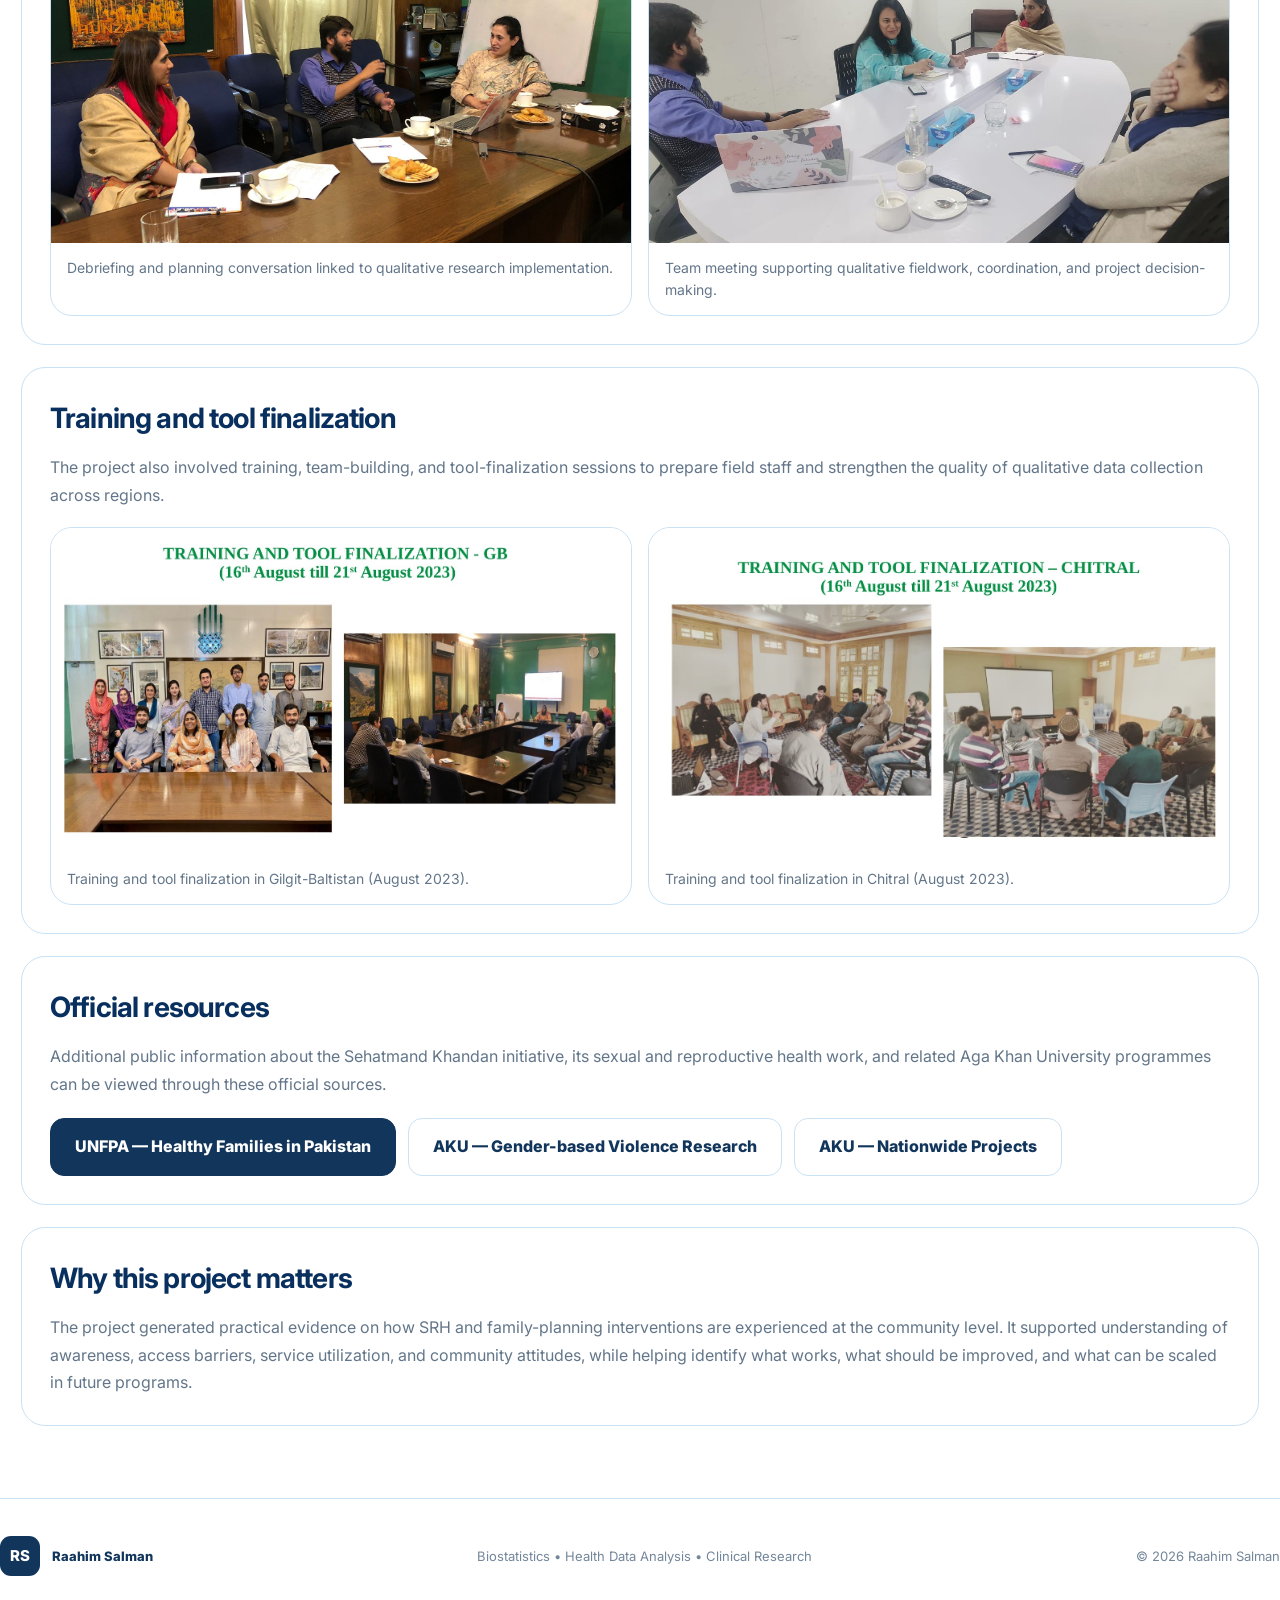
<file: sehatmand-khandan.html>
<!DOCTYPE html>
<html lang="en">
<head>
  <meta charset="UTF-8" />
  <meta name="viewport" content="width=device-width, initial-scale=1.0" />
  <meta name="description" content="Raahim Salman — Sehatmand Khandan Project (SMK) detailed project page." />
  <meta name="theme-color" content="#ffffff" />
  <title>Sehatmand Khandan Project | Raahim Salman</title>

  <link rel="preconnect" href="https://fonts.googleapis.com">
  <link rel="preconnect" href="https://fonts.gstatic.com" crossorigin>
  <link href="https://fonts.googleapis.com/css2?family=Inter:wght@400;500;600;700;800&display=swap" rel="stylesheet">
  <link rel="stylesheet" href="style.css" />

  <style>
    .project-page{
      max-width:1318px;
      width:calc(100% - 42px);
      margin:62px auto 0;
    }

    .hero-card{
      padding:40px 42px;
      border:1px solid #c9e2f5;
      border-radius:32px;
      background:linear-gradient(115deg,#ffffff 0%,#fbfdff 44%,#eef8ff 100%);
      box-shadow:0 16px 38px rgba(18,53,91,.045);
    }

    .brand-row{
      display:flex;
      align-items:center;
      gap:18px;
      margin-bottom:20px;
      flex-wrap:wrap;
    }

    .brand-row img.main-logo{
      width:110px;
      height:110px;
      object-fit:contain;
      border:1px solid #d7e8f4;
      border-radius:18px;
      background:#fff;
      padding:10px;
    }

    .brand-copy strong{
      display:block;
      color:#12355b;
      font-size:20px;
    }

    .brand-copy span{
      display:block;
      margin-top:3px;
      color:#4c8fc7;
      font-size:13px;
      font-weight:800;
      letter-spacing:.1em;
      text-transform:uppercase;
    }

    .partner-strip{
      margin:18px 0 0;
      border:1px solid #e4eef7;
      border-radius:22px;
      background:#fff;
      padding:16px 18px;
    }

    .partner-strip p{
      margin:0 0 12px;
      color:#637689;
      font-size:13px;
      font-weight:700;
      letter-spacing:.08em;
      text-transform:uppercase;
    }

    .partner-strip img{
      width:100%;
      height:auto;
      display:block;
      border-radius:10px;
    }

    .project-kicker{
      margin:16px 0 12px;
      color:#4c8fc7;
      font-size:13px;
      font-weight:800;
      letter-spacing:.14em;
      text-transform:uppercase;
    }

    .hero-card h1{
      max-width:1000px;
      margin:0;
      color:#12355b;
      font-size:52px;
      line-height:1.08;
      letter-spacing:-.045em;
    }

    .hero-lead{
      max-width:1020px;
      margin:20px 0 0;
      color:#637689;
      font-size:18px;
      line-height:1.75;
    }

    .project-actions{
      display:flex;
      flex-wrap:wrap;
      gap:12px;
      margin-top:27px;
    }

    .section-space{
      margin-top:22px;
    }

    .two-col{
      display:grid;
      grid-template-columns:1.02fr .98fr;
      gap:18px;
    }

    .card{
      padding:28px 28px;
      border:1px solid #c9e2f5;
      border-radius:24px;
      background:#fff;
    }

    .card h2{
      margin:0 0 14px;
      color:#082f5e;
      font-size:28px;
      letter-spacing:-.03em;
    }

    .card p,
    .card li{
      color:#637689;
      font-size:16px;
      line-height:1.72;
    }

    .card p{
      margin:0;
    }

    .card ul{
      margin:0;
      padding-left:21px;
    }

    .card li{
      margin-bottom:8px;
    }

    .fact-grid{
      display:grid;
      gap:8px;
    }

    .fact{
      display:grid;
      grid-template-columns:170px 1fr;
      gap:14px;
      padding:10px 0;
      border-bottom:1px solid #e5f0f8;
    }

    .fact:last-child{border-bottom:0}

    .fact strong{
      color:#12355b;
      font-size:14px;
    }

    .fact span{
      color:#637689;
      font-size:14px;
      line-height:1.5;
    }

    .role-grid{
      display:grid;
      grid-template-columns:repeat(2,1fr);
      gap:14px;
      margin-top:16px;
    }

    .role-item{
      padding:18px 18px;
      border:1px solid #d7e8f4;
      border-radius:18px;
      background:#f9fcfe;
    }

    .role-item h3{
      margin:0 0 8px;
      color:#12355b;
      font-size:18px;
    }

    .role-item p{
      margin:0;
      color:#637689;
      font-size:14px;
      line-height:1.65;
    }

    .method-grid{
      display:grid;
      grid-template-columns:repeat(3,1fr);
      gap:14px;
    }

    .method-card{
      padding:20px;
      border:1px solid #c9e2f5;
      border-radius:20px;
      background:#f9fcfe;
    }

    .method-card h3{
      margin:0 0 8px;
      color:#12355b;
      font-size:18px;
    }

    .method-card p{
      margin:0;
      color:#637689;
      font-size:14px;
      line-height:1.65;
    }

    .tag-list{
      display:flex;
      flex-wrap:wrap;
      gap:10px;
      margin-top:18px;
    }

    .tag{
      padding:8px 13px;
      border-radius:999px;
      border:1px solid #c9e2f5;
      background:#f8fcff;
      color:#12355b;
      font-size:13px;
      font-weight:600;
    }

    .gallery{
      display:grid;
      grid-template-columns:repeat(2,1fr);
      gap:16px;
    }

    .gallery figure{
      margin:0;
      border:1px solid #c9e2f5;
      border-radius:22px;
      background:#fff;
      overflow:hidden;
    }

    .gallery img{
      display:block;
      width:100%;
      height:320px;
      object-fit:cover;
      background:#eef8ff;
    }

    .gallery figcaption{
      padding:14px 16px;
      color:#637689;
      font-size:14px;
      line-height:1.55;
    }

    .wide-figures{
      display:grid;
      grid-template-columns:1fr 1fr;
      gap:16px;
    }

    .wide-figures figure{
      margin:0;
      border:1px solid #c9e2f5;
      border-radius:22px;
      background:#fff;
      overflow:hidden;
    }

    .wide-figures img{
      display:block;
      width:100%;
      height:auto;
    }

    .wide-figures figcaption{
      padding:14px 16px;
      color:#637689;
      font-size:14px;
      line-height:1.55;
    }

    @media(max-width:1000px){
      .two-col,
      .method-grid,
      .gallery,
      .wide-figures,
      .role-grid{
        grid-template-columns:1fr;
      }
    }

    @media(max-width:700px){
      .hero-card h1{font-size:38px}
      .project-page{width:calc(100% - 28px); margin-top:34px}
      .hero-card{padding:26px 22px; border-radius:24px}
      .gallery img{height:240px}
      .fact{grid-template-columns:1fr; gap:4px}
    }
  </style>
</head>
<body>
<header class="site-header">
  <div class="nav-wrap">
    <a class="logo" href="index.html#home" aria-label="Raahim Salman home">RS</a>
    <button class="menu-btn" aria-label="Open menu" aria-expanded="false">☰</button>
    <nav class="main-nav">
      <a href="index.html#home">Home</a>
      <a href="index.html#projects">Projects</a>
      <a href="index.html#publications">Publications</a>
      <a href="index.html#experience">Research Experience</a>
      <a href="index.html#education">Education</a>
      <a href="index.html#training">Courses & Certifications</a>
      <a href="index.html#contact">Contact</a>
    </nav>
  </div>
</header>

<main class="project-page">
  <section class="hero-card">
    <div class="brand-row">
      <img class="main-logo" src="assets/aku-logo.jpg" alt="The Aga Khan University logo">
      <div class="brand-copy">
        <strong>The Aga Khan University</strong>
        <span>Sehatmand Khandan (SMK) Endline Research</span>
      </div>
    </div>

    <p class="project-kicker">SEXUAL & REPRODUCTIVE HEALTH • FAMILY PLANNING • QUALITATIVE ENDLINE RESEARCH</p>
    <h1>Sehatmand Khandan Project</h1>
    <p class="hero-lead">
      A qualitative endline research project focused on sexual and reproductive health (SRH) and family planning in
      Gilgit-Baltistan, Chitral, and Sindh, Pakistan. The study explored the effectiveness of previous interventions,
      documented community and provider perspectives, and generated evidence to guide future SRH and family-planning work.
    </p>

    <div class="project-actions">
      <a class="button button-secondary" href="index.html#projects">Back to Projects</a>
    </div>

    <div class="partner-strip">
      <p>Funding, implementation, and partner logos</p>
      <img src="assets/smk-partner-logos.png" alt="Partner logos for the Sehatmand Khandan project: Canada, Aga Khan Health Service Pakistan, Aga Khan Foundation, AKRSP, and UNFPA">
    </div>
  </section>

  <section class="two-col section-space">
    <article class="card">
      <h2>Project overview</h2>
      <p>
        The Sehatmand Khandan project aimed to strengthen understanding, access, and uptake of sexual and reproductive
        health and family-planning services in underserved areas. The endline research examined perceptions, lived
        experiences, barriers, and areas for future improvement after project interventions had already been introduced.
      </p>
      <div class="tag-list">
        <span class="tag">SRH</span>
        <span class="tag">Family Planning</span>
        <span class="tag">Gender-responsive Research</span>
        <span class="tag">Qualitative Evaluation</span>
        <span class="tag">Community Engagement</span>
      </div>
    </article>

    <article class="card">
      <h2>Study snapshot</h2>
      <div class="fact-grid">
        <div class="fact"><strong>Study type</strong><span>Qualitative endline research with descriptive, phenomenological, and exploratory components</span></div>
        <div class="fact"><strong>Geographies</strong><span>Gilgit-Baltistan, Upper & Lower Chitral, and Sindh</span></div>
        <div class="fact"><strong>Target groups</strong><span>Married men and women, adolescent girls and boys, healthcare workers, community stakeholders, and intervention beneficiaries</span></div>
        <div class="fact"><strong>Methods</strong><span>Focus group discussions, in-depth interviews, field coordination, transcription, coding, and thematic analysis</span></div>
        <div class="fact"><strong>Analysis</strong><span>Manual review with NVivo-supported content and thematic analysis</span></div>
      </div>
    </article>
  </section>

  <section class="card section-space">
    <h2>My role and work contributed</h2>
    <div class="role-grid">
      <div class="role-item">
        <h3>Research coordination</h3>
        <p>Supported planning, day-to-day coordination, and execution of endline research activities across the project setting.</p>
      </div>
      <div class="role-item">
        <h3>Tool development & review</h3>
        <p>Contributed to finalization and refinement of qualitative interview guides, discussion guides, and field documentation tools.</p>
      </div>
      <div class="role-item">
        <h3>FGDs & in-depth interviews</h3>
        <p>Supported and coordinated focus group discussions and in-depth interviews across different participant groups and regions.</p>
      </div>
      <div class="role-item">
        <h3>Training & field preparation</h3>
        <p>Participated in training, field-team orientation, and preparation for data collection in Gilgit-Baltistan and Chitral.</p>
      </div>
      <div class="role-item">
        <h3>Data management & qualitative analysis</h3>
        <p>Contributed to organization of field data, translation/transcription processes, quality checks, coding, and analysis using NVivo-supported workflows.</p>
      </div>
      <div class="role-item">
        <h3>Reporting & evidence generation</h3>
        <p>Helped translate field evidence into actionable findings and documentation for future SRH/FP programming and decision-making.</p>
      </div>
    </div>
  </section>

  <section class="card section-space">
    <h2>Study design, focus groups, and in-depth interviews</h2>
    <div class="method-grid">
      <div class="method-card">
        <h3>Focus group discussions</h3>
        <p>FGDs were used to understand community perceptions, social norms, and experiences among married men, married women, adolescent boys, and adolescent girls.</p>
      </div>
      <div class="method-card">
        <h3>In-depth interviews</h3>
        <p>IDIs captured richer individual perspectives from healthcare providers, project staff, community-level actors, religious scholars, mobilizers, and intervention beneficiaries.</p>
      </div>
      <div class="method-card">
        <h3>Qualitative analysis</h3>
        <p>Data were translated and transcribed into English, reviewed repeatedly, coded for meaning, and analyzed thematically to derive key themes and recommendations.</p>
      </div>
    </div>
  </section>

  <section class="two-col section-space">
    <article class="card">
      <h2>Program areas and target districts</h2>
      <p>
        The study covered selected districts in Gilgit-Baltistan, Chitral, and Sindh, including Ghizer, Gilgit, Hunza,
        Nagar, Astore, Diamer, Skardu, Ghanche, Kharmang, Shigar, Upper Chitral, Lower Chitral, Badin, and Matiari.
      </p>
      <div class="tag-list">
        <span class="tag">Gilgit</span>
        <span class="tag">Ghizer</span>
        <span class="tag">Hunza</span>
        <span class="tag">Nagar</span>
        <span class="tag">Astore</span>
        <span class="tag">Diamer</span>
        <span class="tag">Skardu</span>
        <span class="tag">Ghanche</span>
        <span class="tag">Kharmang</span>
        <span class="tag">Shigar</span>
        <span class="tag">Upper Chitral</span>
        <span class="tag">Lower Chitral</span>
        <span class="tag">Badin</span>
        <span class="tag">Matiari</span>
      </div>
    </article>

    <article class="card">
      <h2>Key project goals</h2>
      <ul>
        <li>Evaluate improvement in understanding of SRH and family planning among women, men, adolescents, and youth.</li>
        <li>Assess empowerment and reproductive rights awareness without coercion, discrimination, or violence.</li>
        <li>Review the effectiveness of interventions and identify what should be sustained, adapted, or scaled.</li>
        <li>Generate evidence to support future programming, strategy refinement, and policy dialogue.</li>
      </ul>
    </article>
  </section>

  <section class="card section-space">
    <h2>Fieldwork and team moments</h2>
    <div class="gallery">
      <figure>
        <img src="assets/smk-photo-1.jpg" alt="Project discussion meeting for the Sehatmand Khandan project">
        <figcaption>Project discussion and coordination meeting during SMK research activities.</figcaption>
      </figure>
      <figure>
        <img src="assets/smk-photo-2.jpg" alt="Field coordination meeting during the Sehatmand Khandan project">
        <figcaption>Field coordination and stakeholder discussion in a project setting connected with regional implementation.</figcaption>
      </figure>
      <figure>
        <img src="assets/smk-photo-3.jpg" alt="Planning or debrief meeting in the Sehatmand Khandan project">
        <figcaption>Debriefing and planning conversation linked to qualitative research implementation.</figcaption>
      </figure>
      <figure>
        <img src="assets/smk-photo-4.jpg" alt="Roundtable project meeting for the Sehatmand Khandan project">
        <figcaption>Team meeting supporting qualitative fieldwork, coordination, and project decision-making.</figcaption>
      </figure>
    </div>
  </section>

  <section class="card section-space">
    <h2>Training and tool finalization</h2>
    <p>
      The project also involved training, team-building, and tool-finalization sessions to prepare field staff and
      strengthen the quality of qualitative data collection across regions.
    </p>
    <div class="wide-figures" style="margin-top:18px;">
      <figure>
        <img src="assets/smk-training-gb.jpg" alt="Training and tool finalization in Gilgit-Baltistan">
        <figcaption>Training and tool finalization in Gilgit-Baltistan (August 2023).</figcaption>
      </figure>
      <figure>
        <img src="assets/smk-training-chitral.jpg" alt="Training and tool finalization in Chitral">
        <figcaption>Training and tool finalization in Chitral (August 2023).</figcaption>
      </figure>
    </div>
  </section>


  <section class="card section-space">
    <h2>Official resources</h2>
    <p>
      Additional public information about the Sehatmand Khandan initiative, its sexual and reproductive health work,
      and related Aga Khan University programmes can be viewed through these official sources.
    </p>

    <div class="project-actions" style="margin-top:20px;">
      <a class="button button-primary"
         href="https://pakistan.unfpa.org/en/news/promoting-healthy-families-pakistan-under-global-affairs-canadas-support"
         target="_blank" rel="noopener">
         UNFPA — Healthy Families in Pakistan
      </a>

      <a class="button button-secondary"
         href="https://www.aku.edu/sonampk/research/Pages/gender-based-violence.aspx"
         target="_blank" rel="noopener">
         AKU — Gender-based Violence Research
      </a>

      <a class="button button-secondary"
         href="https://www.aku.edu/sonampk/programmes/Pages/nationwide-projects.aspx"
         target="_blank" rel="noopener">
         AKU — Nationwide Projects
      </a>
    </div>
  </section>

  <section class="card section-space" style="margin-bottom:72px;">
    <h2>Why this project matters</h2>
    <p>
      The project generated practical evidence on how SRH and family-planning interventions are experienced at the
      community level. It supported understanding of awareness, access barriers, service utilization, and community
      attitudes, while helping identify what works, what should be improved, and what can be scaled in future programs.
    </p>
  </section>
</main>

<footer class="footer">
  <div class="footer-inner">
    <div class="footer-brand"><span class="logo small">RS</span><span>Raahim Salman</span></div>
    <p>Biostatistics • Health Data Analysis • Clinical Research</p>
    <p>© <span id="year"></span> Raahim Salman</p>
  </div>
</footer>

<script src="script.js"></script>
</body>
</html>
</file>
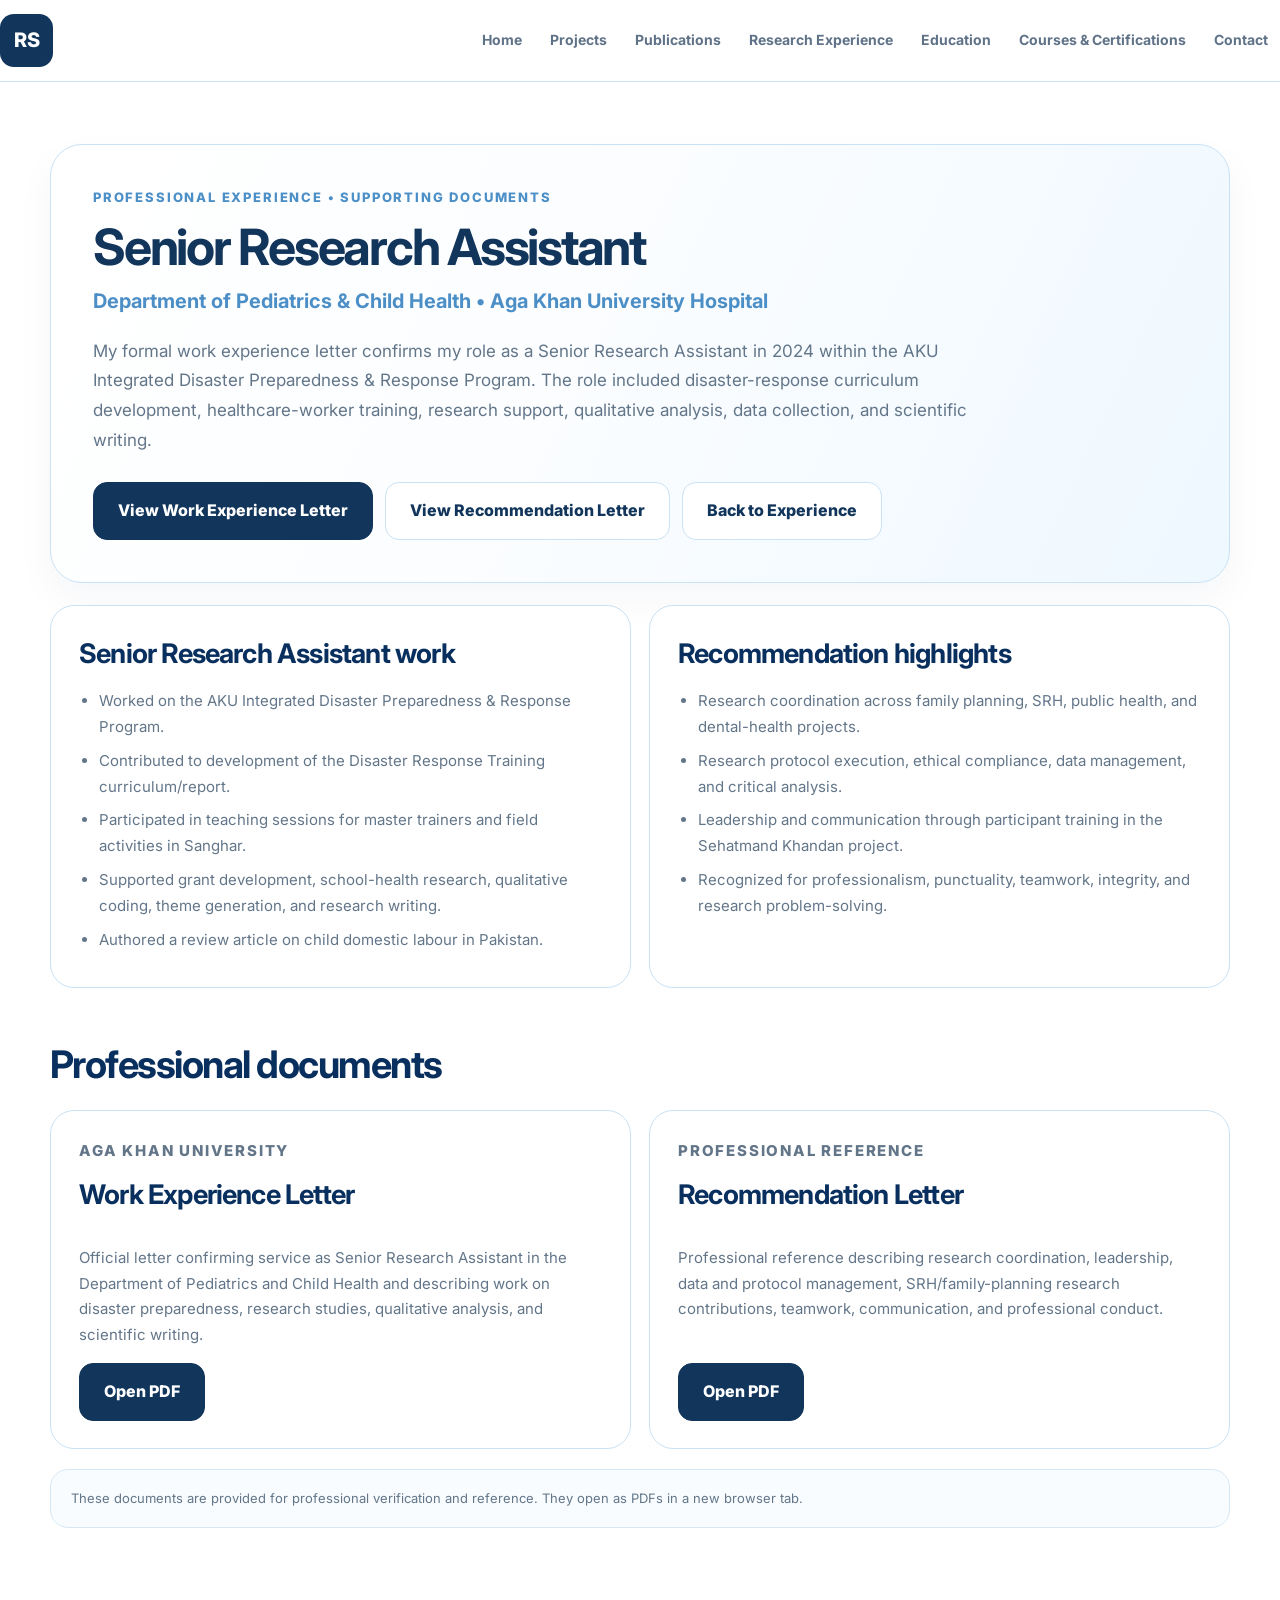
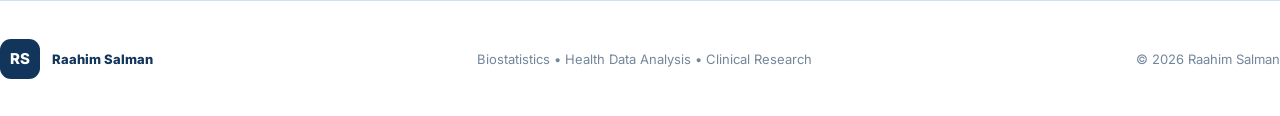
<file: senior-research-assistant.html>
<!DOCTYPE html>
<html lang="en">
<head>
  <meta charset="UTF-8" />
  <meta name="viewport" content="width=device-width, initial-scale=1.0" />
  <meta name="description" content="Raahim Salman — Senior Research Assistant experience and recommendation letters." />
  <meta name="theme-color" content="#ffffff" />
  <title>Senior Research Assistant | Raahim Salman</title>

  <link rel="preconnect" href="https://fonts.googleapis.com">
  <link rel="preconnect" href="https://fonts.gstatic.com" crossorigin>
  <link href="https://fonts.googleapis.com/css2?family=Inter:wght@400;500;600;700;800&display=swap" rel="stylesheet">
  <link rel="stylesheet" href="style.css" />

  <style>
    .experience-page{
      max-width:1180px;
      width:calc(100% - 42px);
      margin:62px auto 72px;
    }
    .experience-hero{
      padding:42px;
      border:1px solid #c9e2f5;
      border-radius:32px;
      background:linear-gradient(115deg,#ffffff 0%,#fbfdff 45%,#eef8ff 100%);
      box-shadow:0 16px 38px rgba(18,53,91,.045);
    }
    .experience-kicker{
      margin:0 0 12px;
      color:#4c8fc7;
      font-size:13px;
      font-weight:800;
      letter-spacing:.14em;
      text-transform:uppercase;
    }
    .experience-hero h1{
      margin:0;
      color:#12355b;
      font-size:50px;
      line-height:1.08;
      letter-spacing:-.045em;
    }
    .experience-org{
      margin:13px 0 0;
      color:#4c8fc7;
      font-size:20px;
      font-weight:700;
      line-height:1.4;
    }
    .experience-lead{
      max-width:930px;
      margin:22px 0 0;
      color:#637689;
      font-size:17px;
      line-height:1.75;
    }
    .experience-actions{
      display:flex;
      flex-wrap:wrap;
      gap:12px;
      margin-top:26px;
    }
    .summary-grid{
      display:grid;
      grid-template-columns:1fr 1fr;
      gap:18px;
      margin-top:22px;
    }
    .summary-card,.document-card{
      padding:27px 28px;
      border:1px solid #c9e2f5;
      border-radius:24px;
      background:#fff;
    }
    .summary-card h2,.document-card h2{
      margin:0 0 13px;
      color:#082f5e;
      font-size:27px;
      letter-spacing:-.03em;
    }
    .summary-card p,.summary-card li,.document-card p{
      color:#637689;
      font-size:15px;
      line-height:1.72;
    }
    .summary-card ul{
      margin:0;
      padding-left:20px;
    }
    .summary-card li{margin-bottom:8px}
    .documents-title{
      margin:46px 0 16px;
      color:#082f5e;
      font-size:38px;
      letter-spacing:-.04em;
    }
    .documents-grid{
      display:grid;
      grid-template-columns:1fr 1fr;
      gap:18px;
    }
    .document-card{
      display:flex;
      flex-direction:column;
      min-height:245px;
    }
    .doc-label{
      color:#4c8fc7;
      font-size:12px;
      font-weight:800;
      letter-spacing:.12em;
      text-transform:uppercase;
      margin:0 0 10px;
    }
    .document-card .button{
      margin-top:auto;
      align-self:flex-start;
    }
    .note{
      margin-top:20px;
      padding:18px 20px;
      border:1px solid #d7e8f4;
      border-radius:18px;
      background:#f8fcff;
      color:#637689;
      font-size:13px;
      line-height:1.65;
    }
    @media(max-width:800px){
      .summary-grid,.documents-grid{grid-template-columns:1fr}
      .experience-hero h1{font-size:36px}
    }
    @media(max-width:560px){
      .experience-page{width:calc(100% - 28px);margin-top:34px}
      .experience-hero{padding:28px 22px;border-radius:24px}
      .experience-hero h1{font-size:31px}
    }
  </style>
</head>

<body>
<header class="site-header">
  <div class="nav-wrap">
    <a class="logo" href="index.html#home" aria-label="Raahim Salman home">RS</a>
    <button class="menu-btn" aria-label="Open menu" aria-expanded="false">☰</button>
    <nav class="main-nav">
      <a href="index.html#home">Home</a>
      <a href="index.html#projects">Projects</a>
      <a href="index.html#publications">Publications</a>
      <a href="index.html#experience">Research Experience</a>
      <a href="index.html#education">Education</a>
      <a href="index.html#training">Courses & Certifications</a>
      <a href="index.html#contact">Contact</a>
    </nav>
  </div>
</header>

<main class="experience-page">
  <section class="experience-hero">
    <p class="experience-kicker">PROFESSIONAL EXPERIENCE • SUPPORTING DOCUMENTS</p>
    <h1>Senior Research Assistant</h1>
    <p class="experience-org">Department of Pediatrics & Child Health • Aga Khan University Hospital</p>

    <p class="experience-lead">
      My formal work experience letter confirms my role as a Senior Research Assistant in 2024 within the
      AKU Integrated Disaster Preparedness & Response Program. The role included disaster-response curriculum
      development, healthcare-worker training, research support, qualitative analysis, data collection, and scientific writing.
    </p>

    <div class="experience-actions">
      <a class="button button-primary" href="assets/Raahim_Salman_AKU_Work_Experience_Letter.pdf" target="_blank" rel="noopener">View Work Experience Letter</a>
      <a class="button button-secondary" href="assets/Raahim_Salman_Recommendation_Letter.pdf" target="_blank" rel="noopener">View Recommendation Letter</a>
      <a class="button button-secondary" href="index.html#experience">Back to Experience</a>
    </div>
  </section>

  <section class="summary-grid">
    <article class="summary-card">
      <h2>Senior Research Assistant work</h2>
      <ul>
        <li>Worked on the AKU Integrated Disaster Preparedness & Response Program.</li>
        <li>Contributed to development of the Disaster Response Training curriculum/report.</li>
        <li>Participated in teaching sessions for master trainers and field activities in Sanghar.</li>
        <li>Supported grant development, school-health research, qualitative coding, theme generation, and research writing.</li>
        <li>Authored a review article on child domestic labour in Pakistan.</li>
      </ul>
    </article>

    <article class="summary-card">
      <h2>Recommendation highlights</h2>
      <ul>
        <li>Research coordination across family planning, SRH, public health, and dental-health projects.</li>
        <li>Research protocol execution, ethical compliance, data management, and critical analysis.</li>
        <li>Leadership and communication through participant training in the Sehatmand Khandan project.</li>
        <li>Recognized for professionalism, punctuality, teamwork, integrity, and research problem-solving.</li>
      </ul>
    </article>
  </section>

  <h2 class="documents-title">Professional documents</h2>

  <section class="documents-grid">
    <article class="document-card">
      <p class="doc-label">AGA KHAN UNIVERSITY</p>
      <h2>Work Experience Letter</h2>
      <p>
        Official letter confirming service as Senior Research Assistant in the Department of Pediatrics and Child Health
        and describing work on disaster preparedness, research studies, qualitative analysis, and scientific writing.
      </p>
      <a class="button button-primary" href="assets/Raahim_Salman_AKU_Work_Experience_Letter.pdf" target="_blank" rel="noopener">Open PDF</a>
    </article>

    <article class="document-card">
      <p class="doc-label">PROFESSIONAL REFERENCE</p>
      <h2>Recommendation Letter</h2>
      <p>
        Professional reference describing research coordination, leadership, data and protocol management,
        SRH/family-planning research contributions, teamwork, communication, and professional conduct.
      </p>
      <a class="button button-primary" href="assets/Raahim_Salman_Recommendation_Letter.pdf" target="_blank" rel="noopener">Open PDF</a>
    </article>
  </section>

  <div class="note">
    These documents are provided for professional verification and reference. They open as PDFs in a new browser tab.
  </div>
</main>

<footer class="footer">
  <div class="footer-inner">
    <div class="footer-brand"><span class="logo small">RS</span><span>Raahim Salman</span></div>
    <p>Biostatistics • Health Data Analysis • Clinical Research</p>
    <p>© <span id="year"></span> Raahim Salman</p>
  </div>
</footer>

<script src="script.js"></script>
</body>
</html>
</file>
<file: style.css>
:root{
  --navy:#12355b;
  --navy-deep:#082f5e;
  --blue:#4c8fc7;
  --blue-strong:#3d89ca;
  --text:#637689;
  --border:#c9e2f5;
  --border-soft:#dcebf7;
  --soft:#f8fcff;
  --white:#ffffff;
  --shadow:0 16px 38px rgba(18,53,91,.055);
  --max:1318px;
}
*{box-sizing:border-box}
html{scroll-behavior:smooth;scroll-padding-top:98px}
body{margin:0;color:var(--text);background:#fff;font-family:Inter,Arial,sans-serif;line-height:1.58}
a{color:inherit;text-decoration:none}
button{font:inherit}
.site-header{height:82px;border-bottom:1px solid var(--border);background:rgba(255,255,255,.97);position:sticky;top:0;z-index:100}
.nav-wrap{max-width:var(--max);height:100%;margin:0 auto;display:flex;align-items:center;justify-content:space-between}
.logo{width:53px;height:53px;display:grid;place-items:center;border-radius:14px;background:var(--navy);color:#fff;font-weight:800;font-size:20px}
.logo.small{width:40px;height:40px;border-radius:11px;font-size:15px}
.main-nav{display:flex;align-items:center;gap:4px}
.main-nav a{padding:11px 12px;border-radius:12px;color:#5f7288;font-weight:700;font-size:14px;transition:.18s}
.main-nav a:hover,.main-nav a.active{color:var(--navy);background:#edf7fd}
.menu-btn{display:none;border:0;background:none;color:var(--navy);font-size:26px;cursor:pointer}
.hero-wrap{max-width:var(--max);margin:72px auto 0}
.hero{min-height:520px;border:1px solid var(--border);border-radius:35px;background:linear-gradient(115deg,#fff 0%,#fbfdff 42%,#eef8ff 100%);box-shadow:var(--shadow);padding:42px 50px;display:grid;grid-template-columns:minmax(0,1.7fr) minmax(350px,.83fr);gap:58px;align-items:center}
.eyebrow,.section-kicker{margin:0;color:var(--blue-strong);font-size:15px;font-weight:800;letter-spacing:.16em}
.hero h1{color:var(--navy);margin:10px 0 5px;font-size:clamp(58px,6vw,92px);line-height:1.03;letter-spacing:-.058em}
.hero h2{color:var(--blue);margin:13px 0 19px;max-width:850px;font-size:31px;line-height:1.12;letter-spacing:-.035em}
.hero-description{max-width:850px;margin:0;color:#65798b;font-size:19px;line-height:1.7}
.hero-actions,.contact-actions{display:flex;gap:14px;flex-wrap:wrap;margin-top:28px}
.button{min-height:58px;padding:0 24px;border-radius:14px;display:inline-flex;align-items:center;justify-content:center;border:1px solid var(--border);font-weight:800;font-size:16px;transition:.18s}
.button:hover{transform:translateY(-2px);box-shadow:0 10px 24px rgba(18,53,91,.08)}
.button-primary{color:#fff;background:var(--navy);border-color:var(--navy)}
.button-secondary{color:var(--navy);background:#fff}
.hero-stats{display:grid;gap:11px}
.stat-card{min-height:82px;padding:15px 20px;border:1px solid var(--border);border-radius:20px;background:#fff;display:flex;flex-direction:column;justify-content:center}
.stat-card strong{color:var(--navy-deep);font-size:28px;line-height:1.08}
.stat-card span{margin-top:3px;color:#637689;font-size:16px;line-height:1.25}
.tools-card strong,.languages-card strong{font-size:22px}
.tools-card span,.languages-card span{font-size:14px}
.section{max-width:var(--max);margin:0 auto;padding:72px 0}
.section-soft{max-width:none;padding-left:max(calc((100vw - var(--max))/2),24px);padding-right:max(calc((100vw - var(--max))/2),24px);background:#f9fcfe;border-top:1px solid #edf4f9;border-bottom:1px solid #edf4f9}
.section-title{color:var(--navy-deep);margin:4px 0 24px;font-size:43px;line-height:1.08;letter-spacing:-.045em}
.section-top{display:flex;justify-content:space-between;align-items:end;gap:50px;margin-bottom:30px}
.section-intro{max-width:560px;margin:0;font-size:17px;line-height:1.65}
.three-card-grid{display:grid;grid-template-columns:repeat(3,1fr);gap:22px}
.info-card,.compact-card,.education-card{padding:26px 27px;border:1px solid var(--border);border-radius:25px;background:#fff;box-shadow:0 7px 18px rgba(18,53,91,.025)}
.info-card h3,.compact-card h3,.education-card h3{margin:0 0 14px;color:var(--navy-deep);font-size:21px;line-height:1.3}
.info-card p,.education-card p{margin:0;font-size:16px;line-height:1.65}
.tag-row{display:flex;flex-wrap:wrap;gap:8px;margin-top:20px}
.tag-row span{display:inline-flex;align-items:center;min-height:30px;padding:4px 10px;border:1px solid var(--border-soft);border-radius:999px;background:#f7fbfe;color:#52718e;font-size:12px;font-weight:700}
.project-list{display:grid;gap:16px}
.project-full{display:grid;grid-template-columns:75px 1fr;gap:24px;padding:29px 30px;border:1px solid var(--border);border-radius:24px;background:#fff}
.project-number{color:#9cc6e4;font-size:28px;font-weight:800}
.project-type,.education-type,.journal{margin:0 0 7px;color:var(--blue);font-size:12px;font-weight:800;letter-spacing:.09em;text-transform:uppercase}
.project-full h3{margin:0 0 12px;color:var(--navy);font-size:24px}
.project-full ul,.experience-card ul,.education-card ul{margin:10px 0 0;padding-left:21px}
.project-full li,.experience-card li,.education-card li{margin-bottom:7px}
.publication-list{border-top:1px solid var(--border)}
.publication-row{display:grid;grid-template-columns:105px 1fr;gap:28px;padding:28px 0;border-bottom:1px solid var(--border)}
.pub-year{color:var(--blue);font-size:18px;font-weight:800}
.publication-row h3{margin:0 0 8px;color:var(--navy);font-size:22px}
.pub-detail{margin:0;font-size:15px}
.experience-list{display:grid;gap:16px}
.experience-card{display:grid;grid-template-columns:220px 1fr;gap:35px;padding:30px 31px;border:1px solid var(--border);border-radius:24px;background:#fff}
.experience-label{color:var(--blue);font-size:12px;font-weight:800;letter-spacing:.1em}
.experience-card h3{margin:0;color:var(--navy);font-size:23px}
.experience-card h4{margin:5px 0 11px;color:#5f7890;font-size:16px}
.education-grid{display:grid;grid-template-columns:1fr 1fr;gap:18px}
.education-card h4{margin:5px 0 15px;color:#668098}
.skills-grid{display:grid;grid-template-columns:repeat(4,1fr);gap:16px;margin-top:25px}
.skills-grid article{padding:24px;border:1px solid var(--border);border-radius:22px;background:#fff}
.skills-grid span{color:var(--blue);font-size:12px;font-weight:800;letter-spacing:.1em;text-transform:uppercase}
.skills-grid h3{color:var(--navy);margin:14px 0 0;font-size:17px;line-height:1.72}
.language-interest-grid{display:grid;grid-template-columns:1fr 1fr;gap:16px;margin-top:18px}
.compact-card h3{font-size:17px;line-height:1.55;margin:8px 0}
.subsection-title{margin:48px 0 17px;color:var(--navy-deep);font-size:29px}
.course-list{border-top:1px solid var(--border)}
.course-item{display:grid;grid-template-columns:120px 1fr;gap:25px;padding:20px 0;border-bottom:1px solid var(--border)}
.course-item>div:first-child{color:var(--blue);font-weight:800;font-size:14px}
.course-item h4{margin:0 0 5px;color:var(--navy);font-size:17px}
.course-item p{margin:0;font-size:14px}
.contact-box{padding:58px;border:1px solid var(--border);border-radius:31px;background:linear-gradient(120deg,#f8fcff,#edf8ff);text-align:center}
.contact-box h2{color:var(--navy);margin:8px 0 12px;font-size:45px;letter-spacing:-.045em}
.contact-box>p:not(.section-kicker){max-width:790px;margin:0 auto;font-size:18px;line-height:1.7}
.contact-details{display:flex;justify-content:center;flex-wrap:wrap;gap:10px;margin-top:23px}
.contact-details span{padding:9px 13px;border-radius:999px;background:#fff;border:1px solid var(--border);color:#52718e;font-size:13px;font-weight:700}
.contact-actions{justify-content:center}
.privacy-note{font-size:12px!important;color:#8194a7;margin-top:22px!important}
.footer{border-top:1px solid var(--border);background:#fff}
.footer-inner{max-width:var(--max);min-height:115px;margin:0 auto;display:flex;align-items:center;justify-content:space-between;gap:20px;color:#73869a;font-size:13px}
.footer-brand{display:flex;align-items:center;gap:12px;color:var(--navy);font-weight:800}

@media(max-width:1180px){
  .nav-wrap,.hero-wrap,.section:not(.section-soft),.footer-inner{width:calc(100% - 42px)}
  .main-nav a{font-size:13px;padding:10px 8px}
  .hero{grid-template-columns:1fr;gap:32px}
  .hero-stats{grid-template-columns:repeat(2,1fr)}
  .three-card-grid{grid-template-columns:1fr 1fr}
  .skills-grid{grid-template-columns:repeat(2,1fr)}
}
@media(max-width:880px){
  .site-header{height:72px}
  .menu-btn{display:block}
  .main-nav{display:none;position:absolute;top:72px;left:20px;right:20px;padding:12px;border:1px solid var(--border);border-radius:18px;background:#fff;box-shadow:0 18px 40px rgba(18,53,91,.1);flex-direction:column;align-items:stretch}
  .main-nav.open{display:flex}
  .main-nav a{font-size:14px;padding:11px 14px}
  .hero-wrap{margin-top:35px}
  .hero{padding:34px 28px;border-radius:26px}
  .hero h1{font-size:58px}
  .hero h2{font-size:26px}
  .hero-description{font-size:17px}
  .hero-stats,.three-card-grid,.education-grid,.skills-grid,.language-interest-grid{grid-template-columns:1fr}
  .section-top{align-items:start;flex-direction:column;gap:10px}
  .experience-card{grid-template-columns:1fr;gap:8px}
  .footer-inner{padding:28px 0;min-height:0;flex-direction:column;align-items:flex-start}
}
@media(max-width:560px){
  .nav-wrap,.hero-wrap,.section:not(.section-soft),.footer-inner{width:calc(100% - 28px)}
  .hero h1{font-size:46px}
  .hero h2{font-size:22px}
  .section{padding-top:55px;padding-bottom:55px}
  .section-title{font-size:35px}
  .project-full,.publication-row,.course-item{grid-template-columns:1fr;gap:7px}
  .project-number{font-size:18px}
  .contact-box{padding:36px 21px}
  .contact-box h2{font-size:36px}
  .button{width:100%}
}


/* v7 — restore the preferred initial first page */
.hero-wrap{
  max-width:1640px !important;
  width:calc(100% - 30px) !important;
  margin:72px auto 0 !important;
}

.hero{
  min-height:665px !important;
  border:1px solid #c9e2f5 !important;
  border-radius:36px !important;
  background:linear-gradient(110deg,#ffffff 0%,#fbfdff 43%,#eef8ff 100%) !important;
  box-shadow:0 16px 38px rgba(18,53,91,.045) !important;
  padding:58px 40px !important;
  display:grid !important;
  grid-template-columns:minmax(0,1.78fr) minmax(410px,.72fr) !important;
  gap:70px !important;
  align-items:center !important;
}

.eyebrow{
  font-size:21px !important;
  letter-spacing:.17em !important;
  line-height:1.3 !important;
}

.hero h1{
  margin:18px 0 8px !important;
  font-size:clamp(76px,7.2vw,122px) !important;
  line-height:.98 !important;
  letter-spacing:-.064em !important;
  color:#12355b !important;
}

.hero h2{
  max-width:930px !important;
  margin:18px 0 25px !important;
  font-size:38px !important;
  line-height:1.16 !important;
  letter-spacing:-.04em !important;
  color:#4c8fc7 !important;
}

.hero-description{
  max-width:960px !important;
  margin:0 !important;
  font-size:27px !important;
  line-height:1.78 !important;
  color:#65798b !important;
}

.hero-actions{
  gap:16px !important;
  margin-top:36px !important;
}

.hero .button{
  min-height:79px !important;
  padding:0 32px !important;
  border-radius:15px !important;
  font-size:20px !important;
}

.hero-stats{
  display:grid !important;
  gap:18px !important;
  align-content:center !important;
}

.stat-card{
  min-height:138px !important;
  padding:24px 30px !important;
  border:1px solid #c9e2f5 !important;
  border-radius:28px !important;
  background:#ffffff !important;
  display:flex !important;
  flex-direction:column !important;
  justify-content:center !important;
}

.stat-card strong{
  color:#082f5e !important;
  font-size:48px !important;
  line-height:1.03 !important;
  letter-spacing:-.045em !important;
}

.stat-card span{
  margin-top:7px !important;
  color:#637689 !important;
  font-size:25px !important;
  line-height:1.28 !important;
}

.tools-card strong{
  font-size:36px !important;
  line-height:1.15 !important;
}

.tools-card span{
  font-size:23px !important;
}

.languages-card strong{
  font-size:34px !important;
}

.languages-card span{
  font-size:21px !important;
  line-height:1.42 !important;
}

@media(max-width:1180px){
  .hero{
    grid-template-columns:1fr !important;
    min-height:auto !important;
  }
  .hero-stats{
    grid-template-columns:repeat(2,1fr) !important;
  }
}

@media(max-width:760px){
  .hero{
    padding:34px 24px !important;
    border-radius:26px !important;
  }
  .eyebrow{
    font-size:13px !important;
  }
  .hero h1{
    font-size:52px !important;
  }
  .hero h2{
    font-size:24px !important;
  }
  .hero-description{
    font-size:18px !important;
    line-height:1.65 !important;
  }
  .hero .button{
    min-height:60px !important;
    font-size:17px !important;
  }
  .hero-stats{
    grid-template-columns:1fr !important;
  }
  .stat-card{
    min-height:105px !important;
  }
  .stat-card strong{
    font-size:34px !important;
  }
  .stat-card span{
    font-size:18px !important;
  }
  .tools-card strong,.languages-card strong{
    font-size:28px !important;
  }
  .tools-card span,.languages-card span{
    font-size:17px !important;
  }
}


/* v8 — clickable master's thesis project */
.project-clickable{
  transition: box-shadow .18s ease, transform .18s ease;
}
.project-clickable:hover{
  box-shadow: 0 14px 28px rgba(18,53,91,.08);
  transform: translateY(-1px);
}
.project-title-link{
  color: inherit;
  text-decoration: none;
  border-bottom: 2px solid transparent;
  transition: border-color .18s ease, color .18s ease;
}
.project-title-link:hover{
  color: #0b3f76;
  border-color: #a8cfee;
}
.project-actions{
  margin-top: 18px;
}
.project-open-button{
  display: inline-flex;
  align-items: center;
  justify-content: center;
  min-height: 42px;
  padding: 0 16px;
  border-radius: 12px;
  background: #12355b;
  color: #ffffff;
  font-size: 14px;
  font-weight: 800;
  border: 1px solid #12355b;
  transition: transform .18s ease, box-shadow .18s ease;
}
.project-open-button:hover{
  transform: translateY(-1px);
  box-shadow: 0 8px 18px rgba(18,53,91,.12);
}
.thesis-shell{
  max-width: 1318px;
  width: calc(100% - 42px);
  margin: 72px auto 0;
}
.thesis-hero{
  border: 1px solid #c9e2f5;
  border-radius: 34px;
  background: linear-gradient(115deg,#ffffff 0%,#fbfdff 42%,#eef8ff 100%);
  box-shadow: 0 16px 38px rgba(18,53,91,.045);
  padding: 52px 44px;
}
.thesis-breadcrumb{
  color:#4c8fc7;
  font-size:13px;
  font-weight:800;
  letter-spacing:.12em;
  text-transform:uppercase;
  margin:0 0 16px;
}
.thesis-hero h1{
  margin:0 0 12px;
  color:#12355b;
  font-size:52px;
  line-height:1.08;
  letter-spacing:-.045em;
}
.thesis-subtitle{
  margin:0;
  color:#4c8fc7;
  font-size:22px;
  font-weight:700;
  line-height:1.4;
}
.thesis-summary{
  margin:24px 0 0;
  max-width:930px;
  color:#65798b;
  font-size:18px;
  line-height:1.8;
}
.thesis-hero-actions{
  display:flex;
  gap:12px;
  flex-wrap:wrap;
  margin-top:28px;
}
.thesis-grid{
  display:grid;
  grid-template-columns: 1.1fr .9fr;
  gap:18px;
  margin-top:26px;
}
.thesis-card{
  padding:26px 28px;
  border:1px solid #c9e2f5;
  border-radius:24px;
  background:#fff;
}
.thesis-card h2{
  margin:0 0 14px;
  color:#082f5e;
  font-size:28px;
  letter-spacing:-.03em;
}
.thesis-card p, .thesis-card li{
  color:#637689;
  font-size:16px;
  line-height:1.72;
}
.thesis-card ul{
  margin:0;
  padding-left:20px;
}
.placeholder-box{
  margin-top:16px;
  padding:16px 18px;
  border:1px dashed #bfdcf1;
  border-radius:16px;
  background:#f8fcff;
  color:#6a7f95;
  font-size:15px;
  line-height:1.6;
}
.file-links{
  display:flex;
  flex-wrap:wrap;
  gap:10px;
  margin-top:14px;
}
.file-pill{
  display:inline-flex;
  align-items:center;
  min-height:40px;
  padding:0 14px;
  border-radius:999px;
  border:1px solid #c9e2f5;
  background:#fff;
  color:#12355b;
  font-size:14px;
  font-weight:800;
}
.back-link{
  display:inline-flex;
  align-items:center;
  gap:8px;
  color:#12355b;
  font-size:14px;
  font-weight:800;
}
@media(max-width:880px){
  .thesis-shell{
    width: calc(100% - 28px);
    margin-top:35px;
  }
  .thesis-hero{
    padding:34px 24px;
    border-radius:26px;
  }
  .thesis-hero h1{
    font-size:36px;
  }
  .thesis-subtitle{
    font-size:18px;
  }
  .thesis-summary{
    font-size:16px;
  }
  .thesis-grid{
    grid-template-columns:1fr;
  }
}
</file>
